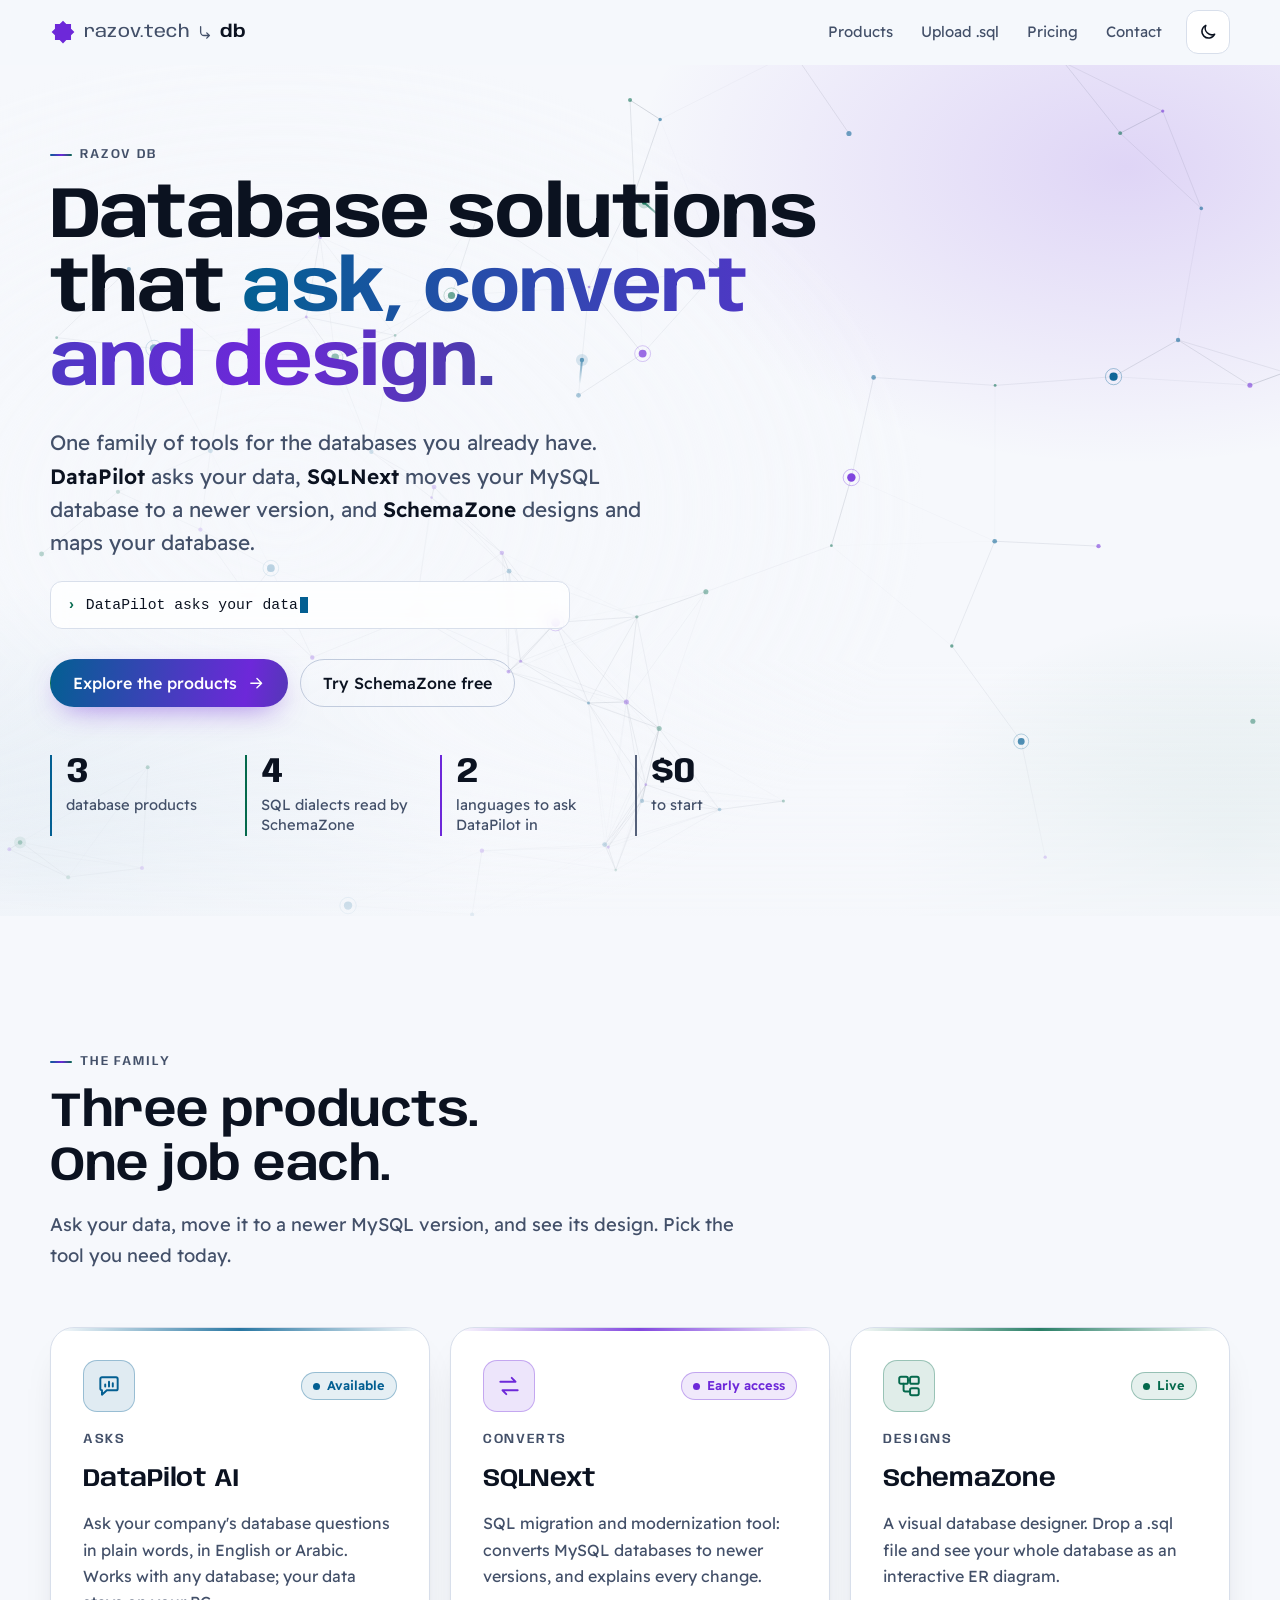
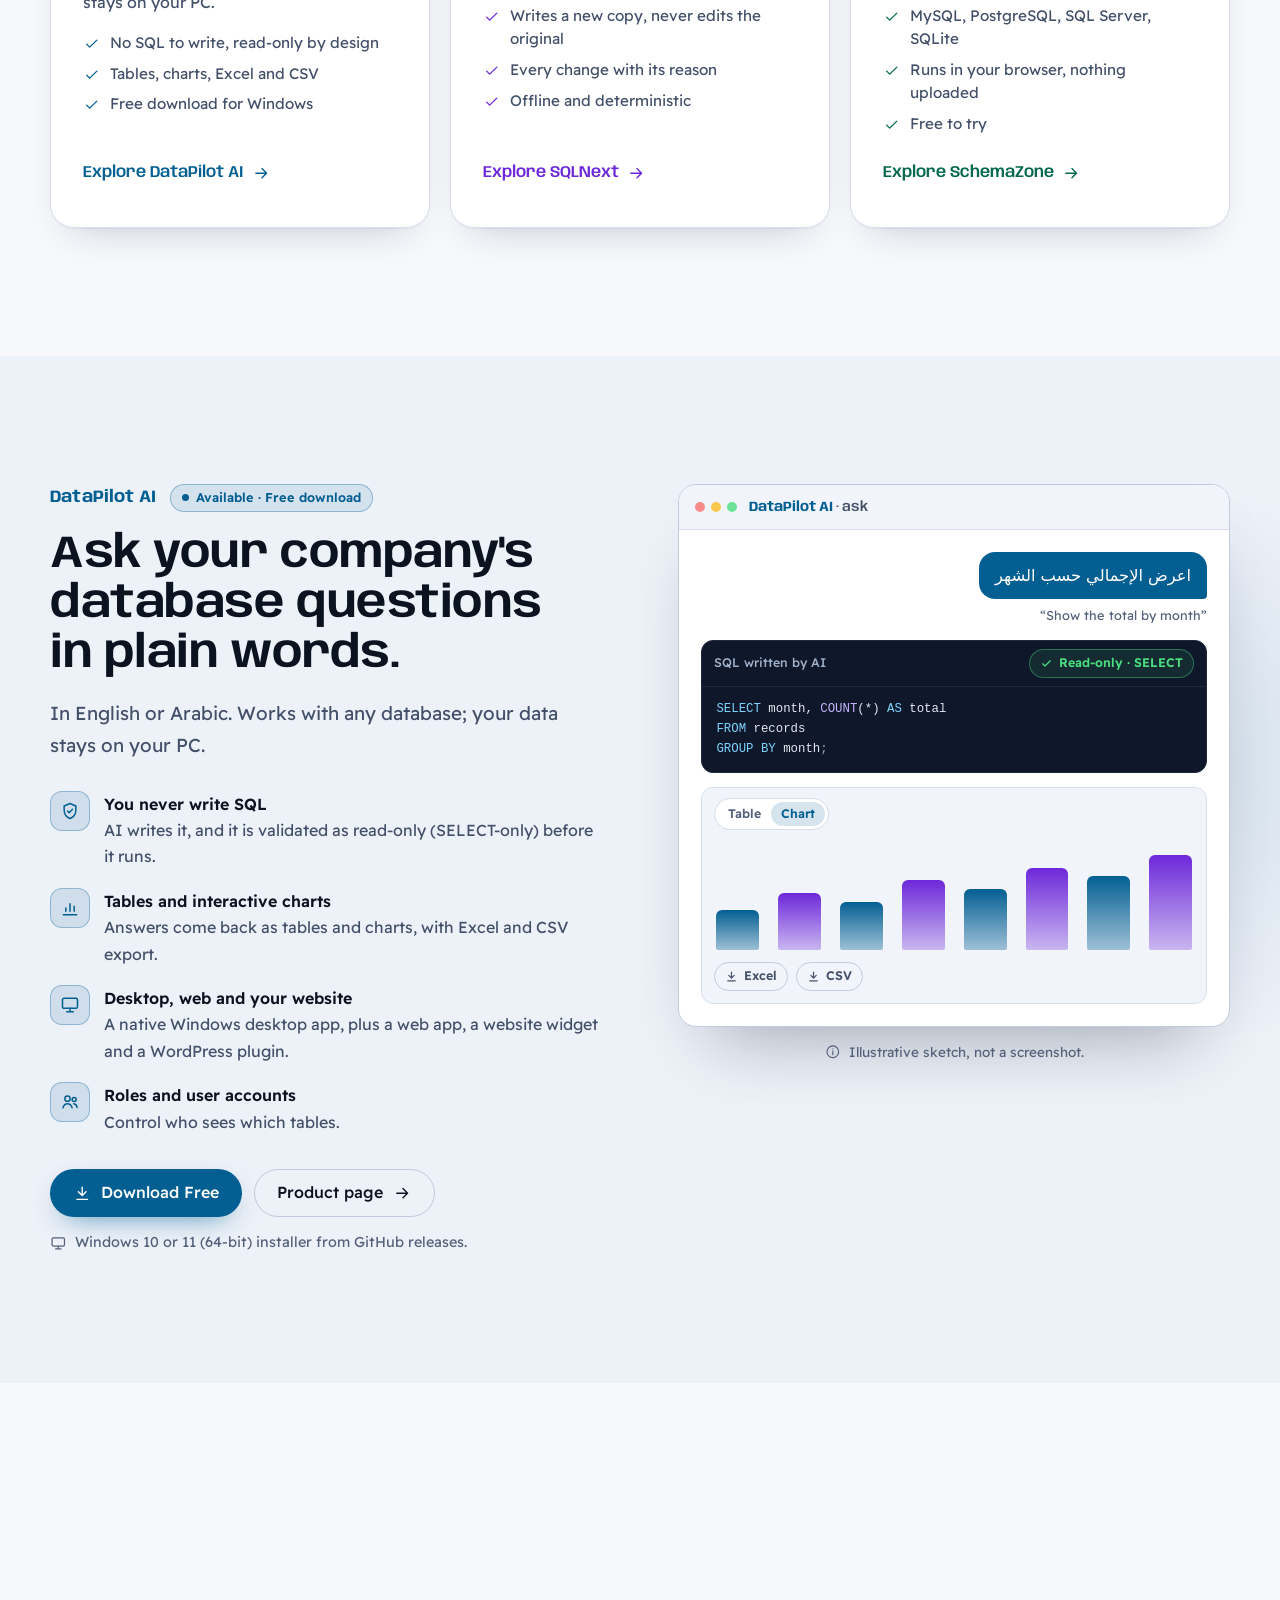
<file: index.html>
<!doctype html>
<html lang="en">
<head>
  <meta charset="utf-8">
  <meta name="viewport" content="width=device-width, initial-scale=1">
  <title>Razov DB | DataPilot AI, SchemaZone and SQLNext</title>
  <meta name="description" content="Razov DB makes database tools that ask, convert and design. DataPilot AI answers plain-word questions about your database, SQLNext converts MySQL databases to newer versions, and SchemaZone turns a .sql file into an interactive ER diagram.">
  <link rel="canonical" href="https://hasanradi93.github.io/razov-db/">
  <meta name="color-scheme" content="dark light">
  <meta name="theme-color" content="#060a13">
  <link rel="icon" href="favicon.svg" type="image/svg+xml">
  <link rel="apple-touch-icon" href="assets/img/apple-touch-icon.png">

  <meta property="og:type" content="website">
  <meta property="og:site_name" content="Razov DB">
  <meta property="og:title" content="Razov DB: database solutions that ask, convert and design">
  <meta property="og:description" content="DataPilot AI asks your data, SQLNext moves your MySQL database to a newer version, and SchemaZone designs and maps your database.">
  <meta property="og:url" content="https://hasanradi93.github.io/razov-db/">
  <meta property="og:image" content="https://hasanradi93.github.io/razov-db/assets/img/og-image.png">
  <meta property="og:image:width" content="1200">
  <meta property="og:image:height" content="630">
  <meta property="og:image:alt" content="The Razov DB mark, a violet eight-point star, with the words: database solutions that ask, convert and design.">
  <meta name="twitter:card" content="summary_large_image">
  <meta name="twitter:title" content="Razov DB: database solutions that ask, convert and design">
  <meta name="twitter:description" content="DataPilot AI asks your data, SQLNext moves your MySQL database to a newer version, and SchemaZone designs and maps your database.">
  <meta name="twitter:image" content="https://hasanradi93.github.io/razov-db/assets/img/og-image.png">
  <meta name="twitter:image:alt" content="The Razov DB mark, a violet eight-point star, with the words: database solutions that ask, convert and design.">

  <!-- Theme first: an inline script placed after the stylesheets would wait for them and block parsing. -->
  <script>
    (function () {
      var root = document.documentElement;
      root.classList.add('js');
      if (location.hash) root.classList.add('render-all');
      var theme = null;
      try { theme = localStorage.getItem('razov-theme'); } catch (e) { theme = null; }
      if (theme !== 'light' && theme !== 'dark') {
        theme = window.matchMedia && window.matchMedia('(prefers-color-scheme: light)').matches ? 'light' : 'dark';
      }
      root.setAttribute('data-theme', theme);
    })();
  </script>
  <link rel="preload" href="assets/fonts/anybody-latin.woff2" as="font" type="font/woff2" crossorigin>
  <link rel="preload" href="assets/fonts/readex-pro-latin.woff2" as="font" type="font/woff2" crossorigin>
  <link rel="stylesheet" href="assets/css/base.css">
  <link rel="stylesheet" href="assets/css/sections.css">

  <script src="assets/js/site.js" defer></script>
  <script src="assets/js/hero-network.js" defer></script>

  <script type="application/ld+json">
    {
      "@context": "https://schema.org",
      "@type": "Organization",
      "name": "Razov DB",
      "url": "https://hasanradi93.github.io/razov-db/",
      "logo": "https://hasanradi93.github.io/razov-db/assets/img/logo-mark.svg",
      "parentOrganization": {
        "@type": "Organization",
        "name": "RAZOV.tech solutions",
        "url": "https://hasanradi93.github.io/"
      },
      "email": "hassan93radi@gmail.com",
      "sameAs": ["https://github.com/hasanradi93"]
    }
  </script>
</head>
<body>
  <a class="skip-link" href="#main">Skip to content</a>

  <svg class="icon-sprite" aria-hidden="true" focusable="false" xmlns="http://www.w3.org/2000/svg">
    <symbol id="star" viewBox="0 0 32 32"><path fill="currentColor" d="M16 2 20.09 6.11 25.9 6.1 25.89 11.91 30 16 25.89 20.09 25.9 25.9 20.09 25.89 16 30 11.91 25.89 6.1 25.9 6.11 20.09 2 16 6.11 11.91 6.1 6.1 11.91 6.11Z"/></symbol>
    <symbol id="i-check" viewBox="0 0 24 24"><path d="M5 12.5l4.2 4.2L19 7"/></symbol>
    <symbol id="i-arrow" viewBox="0 0 24 24"><path d="M5 12h14M13 6l6 6-6 6"/></symbol>
    <symbol id="i-download" viewBox="0 0 24 24"><path d="M12 4v11M7 10l5 5 5-5M5 20h14"/></symbol>
    <symbol id="i-copy" viewBox="0 0 24 24"><rect x="9" y="9" width="11" height="11" rx="2"/><path d="M5 15V6a2 2 0 0 1 2-2h9"/></symbol>
    <symbol id="i-sun" viewBox="0 0 24 24"><circle cx="12" cy="12" r="4"/><path d="M12 2.5v2M12 19.5v2M4.6 4.6l1.4 1.4M18 18l1.4 1.4M2.5 12h2M19.5 12h2M4.6 19.4L6 18M18 6l1.4-1.4"/></symbol>
    <symbol id="i-moon" viewBox="0 0 24 24"><path d="M20 14.6A8 8 0 0 1 9.4 4a8 8 0 1 0 10.6 10.6z"/></symbol>
    <symbol id="i-menu" viewBox="0 0 24 24"><path d="M4 7h16M4 12h16M4 17h16"/></symbol>
    <symbol id="i-close" viewBox="0 0 24 24"><path d="M6 6l12 12M18 6L6 18"/></symbol>
    <symbol id="i-mail" viewBox="0 0 24 24"><rect x="3" y="5" width="18" height="14" rx="2.5"/><path d="M3.5 7.5l8.5 6 8.5-6"/></symbol>
    <symbol id="i-code" viewBox="0 0 24 24"><path d="M8 8l-4 4 4 4M16 8l4 4-4 4M13.5 5l-3 14"/></symbol>
    <symbol id="i-db" viewBox="0 0 24 24"><ellipse cx="12" cy="5.5" rx="7" ry="2.5"/><path d="M5 5.5v13c0 1.4 3.1 2.5 7 2.5s7-1.1 7-2.5v-13M5 12c0 1.4 3.1 2.5 7 2.5s7-1.1 7-2.5"/></symbol>
    <symbol id="i-chat" viewBox="0 0 24 24"><path d="M4 5.5A1.5 1.5 0 0 1 5.5 4h13A1.5 1.5 0 0 1 20 5.5v9a1.5 1.5 0 0 1-1.5 1.5H10l-4.5 4v-4h0A1.5 1.5 0 0 1 4 14.5z"/><path d="M8.5 12.5v-2M12 12.5V8M15.5 12.5v-3"/></symbol>
    <symbol id="i-chart" viewBox="0 0 24 24"><path d="M4 20h16M7 16v-4M12 16V7M17 16v-6"/></symbol>
    <symbol id="i-shield" viewBox="0 0 24 24"><path d="M12 3l7 3v5c0 4.5-3 8.3-7 10-4-1.7-7-5.5-7-10V6z"/><path d="M9 12l2 2 4-4"/></symbol>
    <symbol id="i-users" viewBox="0 0 24 24"><circle cx="9" cy="8" r="3.2"/><path d="M3.5 19c.8-3.2 3-5 5.5-5s4.7 1.8 5.5 5"/><circle cx="17" cy="9" r="2.4"/><path d="M16.5 14c2.2.2 3.6 1.8 4 4.5"/></symbol>
    <symbol id="i-monitor" viewBox="0 0 24 24"><rect x="3" y="4" width="18" height="12" rx="2"/><path d="M8 20h8M12 16v4"/></symbol>
    <symbol id="i-file" viewBox="0 0 24 24"><path d="M6.5 3h7.5l4.5 4.5V20a1 1 0 0 1-1 1h-11a1 1 0 0 1-1-1V4a1 1 0 0 1 1-1z"/><path d="M13.5 3v5h5"/></symbol>
    <symbol id="i-swap" viewBox="0 0 24 24"><path d="M4 8h14l-3.5-3.5M20 16H6l3.5 3.5"/></symbol>
    <symbol id="i-lock" viewBox="0 0 24 24"><rect x="5" y="11" width="14" height="9.5" rx="2"/><path d="M8.5 11V8a3.5 3.5 0 0 1 7 0v3"/></symbol>
    <symbol id="i-terminal" viewBox="0 0 24 24"><rect x="3" y="4" width="18" height="16" rx="2"/><path d="M7 9l3 3-3 3M12.5 15h4.5"/></symbol>
    <symbol id="i-schema" viewBox="0 0 24 24"><rect x="3" y="3.5" width="8" height="6.5" rx="1.5"/><rect x="13" y="14" width="8" height="6.5" rx="1.5"/><rect x="13" y="3.5" width="8" height="6.5" rx="1.5"/><path d="M11 6.8h2M7 10v5.5a1.5 1.5 0 0 0 1.5 1.5H13"/></symbol>
    <symbol id="i-search" viewBox="0 0 24 24"><circle cx="11" cy="11" r="6.5"/><path d="M20 20l-4.3-4.3"/></symbol>
    <symbol id="i-external" viewBox="0 0 24 24"><path d="M14 4h6v6M20 4l-9 9M18 14v5a1 1 0 0 1-1 1H5a1 1 0 0 1-1-1V7a1 1 0 0 1 1-1h5"/></symbol>
    <symbol id="i-spark" viewBox="0 0 24 24"><path d="M12 3l1.9 5.1L19 10l-5.1 1.9L12 17l-1.9-5.1L5 10l5.1-1.9z"/><path d="M18.5 16.5l.7 1.8 1.8.7-1.8.7-.7 1.8-.7-1.8-1.8-.7 1.8-.7z"/></symbol>
    <symbol id="i-eye" viewBox="0 0 24 24"><path d="M2.5 12S6 5.5 12 5.5 21.5 12 21.5 12 18 18.5 12 18.5 2.5 12 2.5 12z"/><circle cx="12" cy="12" r="2.8"/></symbol>
    <symbol id="i-globe" viewBox="0 0 24 24"><circle cx="12" cy="12" r="9"/><path d="M3 12h18M12 3c2.4 2.6 3.6 5.6 3.6 9s-1.2 6.4-3.6 9c-2.4-2.6-3.6-5.6-3.6-9S9.6 5.6 12 3z"/></symbol>
    <symbol id="i-move" viewBox="0 0 24 24"><path d="M12 3v18M3 12h18M9 6l3-3 3 3M9 18l3 3 3-3M6 9l-3 3 3 3M18 9l3 3-3 3"/></symbol>
    <symbol id="i-target" viewBox="0 0 24 24"><circle cx="12" cy="12" r="8"/><circle cx="12" cy="12" r="3"/></symbol>
    <symbol id="i-edit" viewBox="0 0 24 24"><path d="M4 20h4L19 9a2.1 2.1 0 0 0-3-3L5 17z"/><path d="M14 7l3 3"/></symbol>
    <symbol id="i-plus" viewBox="0 0 24 24"><path d="M12 5v14M5 12h14"/></symbol>
    <symbol id="i-info" viewBox="0 0 24 24"><circle cx="12" cy="12" r="9"/><path d="M12 11v5.5M12 7.6v.1"/></symbol>
    <symbol id="i-offline" viewBox="0 0 24 24"><path d="M3 3l18 18M8.6 16.4a5 5 0 0 1 6.8 0M5.1 12.9a10 10 0 0 1 4.6-2.6M14.5 10.2a10 10 0 0 1 4.4 2.7M2 9.2a15 15 0 0 1 4.3-2.8M10.6 5.6A15 15 0 0 1 22 9.2"/><path d="M12 20h.01"/></symbol>
    <symbol id="i-layers" viewBox="0 0 24 24"><path d="M12 3l9 5-9 5-9-5z"/><path d="M3 13l9 5 9-5"/></symbol>
    <symbol id="i-upload" viewBox="0 0 24 24"><path d="M12 15V4M7 9l5-5 5 5M5 20h14"/></symbol>
  </svg>

  <header class="site-header" data-header>
    <div class="container header__inner">
      <!-- The razov.tech brand, as in Razov Bots: the parent razov.tech, then this line, db. -->
      <div class="brand">
        <a class="brand-home" href="#top" aria-label="Razov DB, home"><svg class="brand-mark" viewBox="0 0 32 32" aria-hidden="true" focusable="false"><use href="#star"/></svg></a>
        <!-- Links to the hub for now; it becomes https://razov.tech when the domain is live. -->
        <a class="brand-root" href="https://hasanradi93.github.io/">razov.tech</a>
        <svg class="brand-branch" viewBox="0 0 16 16" aria-hidden="true" focusable="false"><path d="M3 2v6a4 4 0 0 0 4 4h6M10 9l3 3-3 3"/></svg>
        <a class="brand-leaf" href="#top"><span class="visually-hidden">Razov </span>db</a>
      </div>
      <nav id="site-nav" class="site-nav" aria-label="Main">
        <ul>
          <li><a href="#products">Products</a></li>
          <li><a href="#upload">Upload .sql</a></li>
          <li><a href="#pricing">Pricing</a></li>
          <li><a href="#contact">Contact</a></li>
        </ul>
      </nav>
      <div class="header__actions">
        <button class="icon-btn theme-toggle" type="button" data-theme-toggle aria-label="Switch to light theme">
          <svg class="icon icon--sun" aria-hidden="true" focusable="false"><use href="#i-sun"/></svg>
          <svg class="icon icon--moon" aria-hidden="true" focusable="false"><use href="#i-moon"/></svg>
        </button>
        <button class="icon-btn menu-btn" type="button" data-menu-toggle aria-expanded="false" aria-controls="site-nav" aria-label="Open menu">
          <svg class="icon icon--menu" aria-hidden="true" focusable="false"><use href="#i-menu"/></svg>
          <svg class="icon icon--close" aria-hidden="true" focusable="false"><use href="#i-close"/></svg>
        </button>
      </div>
    </div>
  </header>

  <main id="main">
    <!-- Hero -->
    <section id="top" class="hero" aria-labelledby="hero-title" data-inview>
      <div class="hero__backdrop" aria-hidden="true"></div>
      <canvas class="hero__canvas" data-hero-canvas aria-hidden="true"></canvas>
      <div class="hero__scrim" aria-hidden="true"></div>
      <div class="container hero__inner">
        <div class="hero__content">
          <p class="eyebrow">Razov DB</p>
          <h1 id="hero-title">Database solutions that <span class="text-gradient">ask, convert and design.</span></h1>
          <p class="hero__lead">One family of tools for the databases you already have. <strong>DataPilot</strong> asks your data, <strong>SQLNext</strong> moves your MySQL database to a newer version, and <strong>SchemaZone</strong> designs and maps your database.</p>
          <p class="typing" aria-hidden="true">
            <span class="typing__prompt">&rsaquo;</span>
            <span class="typing__text"><span data-typing data-phrases='["DataPilot asks your data.","SQLNext moves it to the next version.","SchemaZone designs and maps it."]'>DataPilot asks your data.</span></span>
          </p>
          <div class="hero__ctas">
            <a class="btn btn--primary" href="#products">Explore the products <svg class="icon icon--nudge" aria-hidden="true" focusable="false"><use href="#i-arrow"/></svg></a>
            <a class="btn btn--ghost" href="schemazone/">Try SchemaZone free</a>
          </div>
          <ul class="hero__facts">
            <li><strong data-count="3">3</strong> database products</li>
            <li><strong data-count="4">4</strong> SQL dialects read by SchemaZone</li>
            <li><strong data-count="2">2</strong> languages to ask DataPilot in</li>
            <li><strong>$<span data-count="0">0</span></strong> to start</li>
          </ul>
        </div>
      </div>
    </section>

    <!-- Products overview -->
    <section id="products" class="section" aria-labelledby="products-title">
      <div class="container">
        <header class="section-head reveal">
          <p class="eyebrow">The family</p>
          <h2 id="products-title">Three products. One job each.</h2>
          <p>Ask your data, move it to a newer MySQL version, and see its design. Pick the tool you need today.</p>
        </header>
        <ul class="products-grid">
          <li class="reveal" style="--d: 0s">
            <article class="product-card accent-dp" data-tilt>
              <div class="product-card__top">
                <span class="tile"><svg class="icon" aria-hidden="true" focusable="false"><use href="#i-chat"/></svg></span>
                <span class="badge badge--dp badge--live">Available</span>
              </div>
              <p class="product-card__verb">Asks</p>
              <h3>DataPilot AI</h3>
              <p>Ask your company's database questions in plain words, in English or Arabic. Works with any database; your data stays on your PC.</p>
              <ul class="mini-list">
                <li><svg class="icon" aria-hidden="true" focusable="false"><use href="#i-check"/></svg>No SQL to write, read-only by design</li>
                <li><svg class="icon" aria-hidden="true" focusable="false"><use href="#i-check"/></svg>Tables, charts, Excel and CSV</li>
                <li><svg class="icon" aria-hidden="true" focusable="false"><use href="#i-check"/></svg>Free download for Windows</li>
              </ul>
              <a class="card-link" href="#datapilot">Explore DataPilot AI <svg class="icon" aria-hidden="true" focusable="false"><use href="#i-arrow"/></svg></a>
            </article>
          </li>
          <li class="reveal" style="--d: 0.1s">
            <article class="product-card accent-sq" data-tilt>
              <div class="product-card__top">
                <span class="tile"><svg class="icon" aria-hidden="true" focusable="false"><use href="#i-swap"/></svg></span>
                <span class="badge badge--sq">Early access</span>
              </div>
              <p class="product-card__verb">Converts</p>
              <h3>SQLNext</h3>
              <p>SQL migration and modernization tool: converts MySQL databases to newer versions, and explains every change.</p>
              <ul class="mini-list">
                <li><svg class="icon" aria-hidden="true" focusable="false"><use href="#i-check"/></svg>Writes a new copy, never edits the original</li>
                <li><svg class="icon" aria-hidden="true" focusable="false"><use href="#i-check"/></svg>Every change with its reason</li>
                <li><svg class="icon" aria-hidden="true" focusable="false"><use href="#i-check"/></svg>Offline and deterministic</li>
              </ul>
              <a class="card-link" href="#sqlnext">Explore SQLNext <svg class="icon" aria-hidden="true" focusable="false"><use href="#i-arrow"/></svg></a>
            </article>
          </li>
          <li class="reveal" style="--d: 0.2s">
            <article class="product-card accent-sz" data-tilt>
              <div class="product-card__top">
                <span class="tile"><svg class="icon" aria-hidden="true" focusable="false"><use href="#i-schema"/></svg></span>
                <span class="badge badge--sz badge--live">Live</span>
              </div>
              <p class="product-card__verb">Designs</p>
              <h3>SchemaZone</h3>
              <p>A visual database designer. Drop a .sql file and see your whole database as an interactive ER diagram.</p>
              <ul class="mini-list">
                <li><svg class="icon" aria-hidden="true" focusable="false"><use href="#i-check"/></svg>MySQL, PostgreSQL, SQL Server, SQLite</li>
                <li><svg class="icon" aria-hidden="true" focusable="false"><use href="#i-check"/></svg>Runs in your browser, nothing uploaded</li>
                <li><svg class="icon" aria-hidden="true" focusable="false"><use href="#i-check"/></svg>Free to try</li>
              </ul>
              <a class="card-link" href="#schemazone">Explore SchemaZone <svg class="icon" aria-hidden="true" focusable="false"><use href="#i-arrow"/></svg></a>
            </article>
          </li>
        </ul>
      </div>
    </section>

    <!-- DataPilot AI -->
    <section id="datapilot" class="section section--alt accent-dp" aria-labelledby="datapilot-title">
      <div class="section-glow" style="--gx: 90%; --gy: 40%" aria-hidden="true"></div>
      <div class="container detail">
        <div class="detail__text reveal">
          <div class="detail__meta">
            <span class="detail__name">DataPilot AI</span>
            <span class="badge badge--dp badge--live">Available · Free download</span>
          </div>
          <h2 id="datapilot-title">Ask your company's database questions in plain words.</h2>
          <p class="detail__lead">In English or Arabic. Works with any database; your data stays on your PC.</p>
          <ul class="feature-list">
            <li>
              <span class="tile tile--sm"><svg class="icon" aria-hidden="true" focusable="false"><use href="#i-shield"/></svg></span>
              <span><strong>You never write SQL</strong>AI writes it, and it is validated as read-only (SELECT-only) before it runs.</span>
            </li>
            <li>
              <span class="tile tile--sm"><svg class="icon" aria-hidden="true" focusable="false"><use href="#i-chart"/></svg></span>
              <span><strong>Tables and interactive charts</strong>Answers come back as tables and charts, with Excel and CSV export.</span>
            </li>
            <li>
              <span class="tile tile--sm"><svg class="icon" aria-hidden="true" focusable="false"><use href="#i-monitor"/></svg></span>
              <span><strong>Desktop, web and your website</strong>A native Windows desktop app, plus a web app, a website widget and a WordPress plugin.</span>
            </li>
            <li>
              <span class="tile tile--sm"><svg class="icon" aria-hidden="true" focusable="false"><use href="#i-users"/></svg></span>
              <span><strong>Roles and user accounts</strong>Control who sees which tables.</span>
            </li>
          </ul>
          <div class="detail__ctas">
            <a class="btn btn--dp" href="https://github.com/hasanradi93/datapilot/releases/latest/download/DataPilotAI-Setup.exe"><svg class="icon" aria-hidden="true" focusable="false"><use href="#i-download"/></svg> Download Free</a>
            <a class="btn btn--ghost" href="datapilot/">Product page <svg class="icon icon--nudge" aria-hidden="true" focusable="false"><use href="#i-arrow"/></svg></a>
          </div>
          <p class="detail__note"><svg class="icon" aria-hidden="true" focusable="false"><use href="#i-monitor"/></svg> Windows 10 or 11 (64-bit) installer from GitHub releases.</p>
        </div>

        <figure class="detail__visual sketch reveal" style="--d: 0.1s">
          <div class="sketch__window" role="img" aria-label="Illustrative sketch of DataPilot AI: a question typed in Arabic, the read-only SQL the AI wrote for it, and the answer as a bar chart with Excel and CSV export.">
            <div class="sketch__bar">
              <span class="sketch__dots"><i></i><i></i><i></i></span>
              <span class="sketch__title"><b>DataPilot AI</b> · ask</span>
            </div>
            <div class="sketch__body">
              <p class="chat-q" lang="ar" dir="rtl">اعرض الإجمالي حسب الشهر</p>
              <p class="chat-q__tr">“Show the total by month”</p>
              <div class="sql-card">
                <div class="sql-card__head">
                  <span>SQL written by AI</span>
                  <span class="pill pill--ok"><svg class="icon" aria-hidden="true" focusable="false"><use href="#i-check"/></svg>Read-only · SELECT</span>
                </div>
<pre><code><span class="sql-line" style="--i:0"><span class="tok-k">SELECT</span> month, <span class="tok-f">COUNT</span>(*) <span class="tok-k">AS</span> total</span><span class="sql-line" style="--i:1"><span class="tok-k">FROM</span> records</span><span class="sql-line" style="--i:2"><span class="tok-k">GROUP BY</span> month<span class="tok-p">;</span></span></code></pre>
              </div>
              <div class="answer">
                <div class="answer__head">
                  <span class="seg"><span>Table</span><span class="is-on">Chart</span></span>
                </div>
                <div class="bars">
                  <span class="bar" style="--h:38%; --i:0"></span>
                  <span class="bar" style="--h:54%; --i:1"></span>
                  <span class="bar" style="--h:46%; --i:2"></span>
                  <span class="bar" style="--h:66%; --i:3"></span>
                  <span class="bar" style="--h:58%; --i:4"></span>
                  <span class="bar" style="--h:78%; --i:5"></span>
                  <span class="bar" style="--h:70%; --i:6"></span>
                  <span class="bar" style="--h:90%; --i:7"></span>
                </div>
                <div class="answer__foot">
                  <span class="pill"><svg class="icon" aria-hidden="true" focusable="false"><use href="#i-download"/></svg>Excel</span>
                  <span class="pill"><svg class="icon" aria-hidden="true" focusable="false"><use href="#i-download"/></svg>CSV</span>
                </div>
              </div>
            </div>
          </div>
          <figcaption><svg class="icon" aria-hidden="true" focusable="false"><use href="#i-info"/></svg> Illustrative sketch, not a screenshot.</figcaption>
        </figure>
      </div>
    </section>

    <!-- SQLNext -->
    <section id="sqlnext" class="section accent-sq" aria-labelledby="sqlnext-title">
      <div class="section-glow" style="--gx: 10%; --gy: 50%" aria-hidden="true"></div>
      <div class="container detail detail--flip">
        <div class="detail__text reveal">
          <div class="detail__meta">
            <span class="detail__name">SQLNext</span>
            <span class="badge badge--sq">In development · Early access</span>
          </div>
          <h2 id="sqlnext-title">Move your MySQL database to a newer version.</h2>
          <p class="detail__lead">SQL migration and modernization tool: converts MySQL databases to newer versions, and explains every change.</p>
          <ul class="feature-list">
            <li>
              <span class="tile tile--sm"><svg class="icon" aria-hidden="true" focusable="false"><use href="#i-file"/></svg></span>
              <span><strong>Your original is never changed</strong>It reads a script or dump and finds what will not work on the target MySQL version. It proposes fixes and writes a new converted copy.</span>
            </li>
            <li>
              <span class="tile tile--sm"><svg class="icon" aria-hidden="true" focusable="false"><use href="#i-eye"/></svg></span>
              <span><strong>Every change is shown</strong>With the original, the converted version, the reason, the severity and the confidence.</span>
            </li>
            <li>
              <span class="tile tile--sm"><svg class="icon" aria-hidden="true" focusable="false"><use href="#i-offline"/></svg></span>
              <span><strong>Offline and deterministic</strong>AI is optional and only explains or suggests.</span>
            </li>
            <li>
              <span class="tile tile--sm"><svg class="icon" aria-hidden="true" focusable="false"><use href="#i-terminal"/></svg></span>
              <span><strong>Desktop app and command line</strong>A desktop app for Windows and a command-line tool.</span>
            </li>
          </ul>

          <div class="path">
            <p class="path__label">Proven on real servers</p>
            <div class="path__track">
              <span class="path__from">MySQL 5.1</span>
              <span class="path__line" aria-hidden="true" data-inview></span>
              <ul class="path__targets">
                <li>MySQL 8.0 <span class="verified"><svg class="icon" aria-hidden="true" focusable="false"><use href="#i-check"/></svg>loads on a real server</span></li>
                <li>MySQL 8.4 <span class="verified"><svg class="icon" aria-hidden="true" focusable="false"><use href="#i-check"/></svg>loads on a real server</span></li>
                <li>MySQL 9.7</li>
              </ul>
            </div>
            <p class="path__foot">The first path converts MySQL 5.1 dumps for MySQL 8.0, 8.4 and 9.7. The output loads on real MySQL 8.0 and 8.4 servers.</p>
          </div>

          <p class="price-note"><svg class="icon" aria-hidden="true" focusable="false"><use href="#i-info"/></svg> Pricing announced at launch</p>
          <div class="detail__ctas">
            <a class="btn btn--sq" href="mailto:hassan93radi@gmail.com?subject=SQLNext%20early%20access"><svg class="icon" aria-hidden="true" focusable="false"><use href="#i-mail"/></svg> Ask for early access</a>
            <span class="chip" data-link-pending="/razov-db/sqlnext/">Product page coming soon</span>
          </div>
        </div>

        <figure class="detail__visual sketch reveal" style="--d: 0.1s">
          <div class="sketch__window" role="img" aria-label="Illustrative sketch of an SQLNext change report: the original dump stays unchanged, a new converted copy is written, and one change is shown with the original line, the converted line, the reason, the severity and the confidence.">
            <div class="sketch__bar">
              <span class="sketch__dots"><i></i><i></i><i></i></span>
              <span class="sketch__title"><b>SQLNext</b> · change report</span>
            </div>
            <div class="sketch__body">
              <div class="files">
                <span class="file"><svg class="icon" aria-hidden="true" focusable="false"><use href="#i-lock"/></svg>dump-5.1.sql <em>original, unchanged</em></span>
                <svg class="icon" aria-hidden="true" focusable="false"><use href="#i-arrow"/></svg>
                <span class="file file--new"><svg class="icon" aria-hidden="true" focusable="false"><use href="#i-plus"/></svg>dump-8.4.sql <em>new copy</em></span>
              </div>
              <div class="change">
                <div class="change__row change__row--old">
                  <span class="change__label">Original</span>
                  <span class="change__sign">−</span>
                  <span>CREATE DEFINER=`legacy_app`@`%` VIEW `v_top_customers` AS …</span>
                </div>
                <div class="change__row change__row--new">
                  <span class="change__label">Converted</span>
                  <span class="change__sign">+</span>
                  <span>CREATE VIEW `v_top_customers` AS …</span>
                </div>
                <dl class="change__meta">
                  <div><dt>Reason</dt><dd>The owner account does not exist on the new server, which would refuse the view (error 1449).</dd></div>
                  <div><dt>Severity</dt><dd><span class="sev">High</span></dd></div>
                  <div><dt>Confidence</dt><dd><span class="conf">High</span></dd></div>
                </dl>
              </div>
              <div class="sketch__pills">
                <span class="pill"><svg class="icon" aria-hidden="true" focusable="false"><use href="#i-offline"/></svg>Offline</span>
                <span class="pill"><svg class="icon" aria-hidden="true" focusable="false"><use href="#i-spark"/></svg>AI optional: explains only</span>
              </div>
            </div>
          </div>
          <figcaption><svg class="icon" aria-hidden="true" focusable="false"><use href="#i-info"/></svg> Illustrative sketch, not a screenshot.</figcaption>
        </figure>
      </div>
    </section>

    <!-- SchemaZone -->
    <section id="schemazone" class="section section--alt accent-sz" aria-labelledby="schemazone-title">
      <div class="section-glow" style="--gx: 88%; --gy: 55%" aria-hidden="true"></div>
      <div class="container detail">
        <div class="detail__text reveal">
          <div class="detail__meta">
            <span class="detail__name">SchemaZone</span>
            <span class="badge badge--sz badge--live">Live · Try it free in your browser</span>
          </div>
          <h2 id="schemazone-title">See your whole database as an interactive ER diagram.</h2>
          <p class="detail__lead">A visual database designer. Drop a .sql file and see your tables, columns, keys and the relationships between them.</p>
          <ul class="feature-list">
            <li>
              <span class="tile tile--sm"><svg class="icon" aria-hidden="true" focusable="false"><use href="#i-file"/></svg></span>
              <span><strong>Reads real CREATE TABLE scripts</strong>From MySQL, PostgreSQL, SQL Server and SQLite, including primary keys, foreign keys and <code>ALTER TABLE … ADD FOREIGN KEY</code>.</span>
            </li>
            <li>
              <span class="tile tile--sm"><svg class="icon" aria-hidden="true" focusable="false"><use href="#i-layers"/></svg></span>
              <span><strong>Auto-arranged and grouped</strong>Related tables are grouped together and coloured by group.</span>
            </li>
            <li>
              <span class="tile tile--sm"><svg class="icon" aria-hidden="true" focusable="false"><use href="#i-edit"/></svg></span>
              <span><strong>Drag, focus, search and edit</strong>Focus on one table to see its relations, edit tables and columns, and add new ones.</span>
            </li>
            <li>
              <span class="tile tile--sm"><svg class="icon" aria-hidden="true" focusable="false"><use href="#i-download"/></svg></span>
              <span><strong>Export your Zone</strong>Back to a .sql script or a .json Zone file.</span>
            </li>
            <li>
              <span class="tile tile--sm"><svg class="icon" aria-hidden="true" focusable="false"><use href="#i-lock"/></svg></span>
              <span><strong>Private by design</strong>The file is read inside your browser and never uploaded. Your Zones are saved in your browser.</span>
            </li>
          </ul>
          <div class="detail__ctas">
            <a class="btn btn--sz" href="schemazone/">Open SchemaZone <svg class="icon icon--nudge" aria-hidden="true" focusable="false"><use href="#i-arrow"/></svg></a>
            <a class="btn btn--ghost" href="#upload">How to upload your .sql</a>
          </div>
        </div>

        <figure class="detail__visual sketch reveal" style="--d: 0.1s" data-inview>
          <div class="sketch__window" role="img" aria-label="Illustrative sketch of a SchemaZone diagram: four tables in two coloured groups, departments, employees, projects and assignments, joined by foreign-key lines.">
            <div class="sketch__bar">
              <span class="sketch__dots"><i></i><i></i><i></i></span>
              <span class="sketch__title"><b>SchemaZone</b> · my Zone</span>
            </div>
            <div class="sketch__body">
              <svg class="er" viewBox="0 0 480 268" aria-hidden="true" focusable="false">
                <!-- relationship lines -->
                <path class="er-link" style="--i:0" pathLength="1" d="M40 213 C12 213 12 59 40 59"/>
                <path class="er-link" style="--i:1" pathLength="1" d="M296 191 C252 191 252 191 208 191"/>
                <path class="er-link" style="--i:2" pathLength="1" d="M296 213 C258 213 266 59 300 59"/>
                <path class="er-pulse" style="--i:0" pathLength="1" d="M40 213 C12 213 12 59 40 59"/>
                <path class="er-pulse" style="--i:1" pathLength="1" d="M296 191 C252 191 252 191 208 191"/>
                <path class="er-pulse" style="--i:2" pathLength="1" d="M296 213 C258 213 266 59 300 59"/>

                <!-- departments -->
                <g class="er-table er-g1" transform="translate(40 18)">
                  <rect class="er-box" width="150" height="82" rx="10"/>
                  <rect class="er-head" width="150" height="30" rx="10"/>
                  <line class="er-head-line" x1="0" y1="30" x2="150" y2="30"/>
                  <text class="er-title" x="12" y="20">departments</text>
                  <text class="er-key" x="12" y="45">PK</text><text class="er-col" x="36" y="45">id</text><text class="er-col" x="138" y="45" text-anchor="end">INT</text>
                  <text class="er-col" x="36" y="67">name</text><text class="er-col" x="138" y="67" text-anchor="end">VARCHAR</text>
                </g>

                <!-- employees -->
                <g class="er-table er-g1" transform="translate(40 150)">
                  <rect class="er-focus" x="-5" y="-5" width="178" height="114" rx="13"/>
                  <rect class="er-box" width="168" height="104" rx="10"/>
                  <rect class="er-head" width="168" height="30" rx="10"/>
                  <line class="er-head-line" x1="0" y1="30" x2="168" y2="30"/>
                  <text class="er-title" x="12" y="20">employees</text>
                  <text class="er-key" x="12" y="45">PK</text><text class="er-col" x="36" y="45">id</text><text class="er-col" x="156" y="45" text-anchor="end">INT</text>
                  <text class="er-key" x="12" y="67">FK</text><text class="er-col" x="36" y="67">department_id</text>
                  <text class="er-col" x="36" y="89">name</text><text class="er-col" x="156" y="89" text-anchor="end">VARCHAR</text>
                </g>

                <!-- projects -->
                <g class="er-table er-g2" transform="translate(300 18)">
                  <rect class="er-box" width="160" height="82" rx="10"/>
                  <rect class="er-head" width="160" height="30" rx="10"/>
                  <line class="er-head-line" x1="0" y1="30" x2="160" y2="30"/>
                  <text class="er-title" x="12" y="20">projects</text>
                  <text class="er-key" x="12" y="45">PK</text><text class="er-col" x="36" y="45">id</text><text class="er-col" x="148" y="45" text-anchor="end">INT</text>
                  <text class="er-col" x="36" y="67">title</text><text class="er-col" x="148" y="67" text-anchor="end">VARCHAR</text>
                </g>

                <!-- assignments -->
                <g class="er-table er-g2" transform="translate(296 150)">
                  <rect class="er-box" width="164" height="82" rx="10"/>
                  <rect class="er-head" width="164" height="30" rx="10"/>
                  <line class="er-head-line" x1="0" y1="30" x2="164" y2="30"/>
                  <text class="er-title" x="12" y="20">assignments</text>
                  <text class="er-key" x="12" y="45">FK</text><text class="er-col" x="36" y="45">employee_id</text>
                  <text class="er-key" x="12" y="67">FK</text><text class="er-col" x="36" y="67">project_id</text>
                </g>

                <!-- link ends -->
                <circle class="er-end" cx="40" cy="213" r="3.5"/><circle class="er-end" cx="40" cy="59" r="3.5"/>
                <circle class="er-end" cx="296" cy="191" r="3.5"/><circle class="er-end" cx="208" cy="191" r="3.5"/>
                <circle class="er-end" cx="296" cy="213" r="3.5"/><circle class="er-end" cx="300" cy="59" r="3.5"/>
              </svg>
            </div>
          </div>
          <figcaption><svg class="icon" aria-hidden="true" focusable="false"><use href="#i-info"/></svg> Illustrative sketch, not a screenshot.</figcaption>
        </figure>
      </div>
      <div class="container">
        <ul class="dialects reveal" aria-label="SQL dialects SchemaZone reads">
          <li>MySQL</li>
          <li>PostgreSQL</li>
          <li>SQL Server</li>
          <li>SQLite</li>
        </ul>
      </div>
    </section>

    <!-- How to upload your .sql -->
    <section id="upload" class="section accent-sz" aria-labelledby="upload-title">
      <div class="container">
        <header class="section-head section-head--center reveal">
          <p class="eyebrow eyebrow--sz">SchemaZone how-to</p>
          <h2 id="upload-title">How to upload your .sql file to your Zone</h2>
          <p>Four steps from your database to a diagram. “Upload” here means opening the file in SchemaZone: it is read on your own computer and never sent anywhere.</p>
        </header>

        <ol class="steps" role="list">
          <li class="step reveal">
            <span class="step__num" aria-hidden="true">1</span>
            <div class="step__body">
              <h3>Export your schema as a .sql file</h3>
              <p>Pick your database and run the command. Replace <code>USER</code> and <code>DATABASE</code> with your own values.</p>

              <div class="tabs" data-tabs>
                <div class="tablist" role="tablist" aria-label="Database engine">
                  <button class="tab" type="button" role="tab" id="tab-mysql" aria-controls="panel-mysql" aria-selected="true">MySQL / MariaDB</button>
                  <button class="tab" type="button" role="tab" id="tab-pg" aria-controls="panel-pg" aria-selected="false" tabindex="-1">PostgreSQL</button>
                  <button class="tab" type="button" role="tab" id="tab-mssql" aria-controls="panel-mssql" aria-selected="false" tabindex="-1">SQL Server</button>
                  <button class="tab" type="button" role="tab" id="tab-sqlite" aria-controls="panel-sqlite" aria-selected="false" tabindex="-1">SQLite</button>
                </div>

                <div class="tabpanel is-active" role="tabpanel" id="panel-mysql" aria-labelledby="tab-mysql" tabindex="0">
                  <p class="no-js-label">MySQL / MariaDB</p>
                  <div class="code">
                    <pre><code>mysqldump --no-data -u USER -p DATABASE &gt; schema.sql</code></pre>
                    <button class="copy-btn" type="button" data-copy aria-label="Copy the MySQL command">
                      <svg class="icon icon--copy" aria-hidden="true" focusable="false"><use href="#i-copy"/></svg>
                      <svg class="icon icon--check" aria-hidden="true" focusable="false"><use href="#i-check"/></svg>
                      <span data-copy-label>Copy</span>
                    </button>
                  </div>
                </div>

                <div class="tabpanel" role="tabpanel" id="panel-pg" aria-labelledby="tab-pg" tabindex="0">
                  <p class="no-js-label">PostgreSQL</p>
                  <div class="code">
                    <pre><code>pg_dump --schema-only -U USER DATABASE &gt; schema.sql</code></pre>
                    <button class="copy-btn" type="button" data-copy aria-label="Copy the PostgreSQL command">
                      <svg class="icon icon--copy" aria-hidden="true" focusable="false"><use href="#i-copy"/></svg>
                      <svg class="icon icon--check" aria-hidden="true" focusable="false"><use href="#i-check"/></svg>
                      <span data-copy-label>Copy</span>
                    </button>
                  </div>
                </div>

                <div class="tabpanel" role="tabpanel" id="panel-mssql" aria-labelledby="tab-mssql" tabindex="0">
                  <p class="no-js-label">SQL Server</p>
                  <ol class="ssms">
                    <li><span>In SSMS, right-click the database.</span></li>
                    <li><span>Choose <span class="menu-path">Tasks</span> → <span class="menu-path">Generate Scripts</span>.</span></li>
                    <li><span>Choose the tables.</span></li>
                    <li><span>Open <span class="menu-path">Advanced</span> and set “Types of data to script” to <span class="menu-path">Schema only</span>.</span></li>
                    <li><span>Save as <code>schema.sql</code>.</span></li>
                  </ol>
                </div>

                <div class="tabpanel" role="tabpanel" id="panel-sqlite" aria-labelledby="tab-sqlite" tabindex="0">
                  <p class="no-js-label">SQLite</p>
                  <div class="code">
                    <pre><code>sqlite3 my.db .schema &gt; schema.sql</code></pre>
                    <button class="copy-btn" type="button" data-copy aria-label="Copy the SQLite command">
                      <svg class="icon icon--copy" aria-hidden="true" focusable="false"><use href="#i-copy"/></svg>
                      <svg class="icon icon--check" aria-hidden="true" focusable="false"><use href="#i-check"/></svg>
                      <span data-copy-label>Copy</span>
                    </button>
                  </div>
                </div>
              </div>

              <p class="note"><svg class="icon" aria-hidden="true" focusable="false"><use href="#i-info"/></svg><span>A full dump with data also works. SchemaZone reads only the table definitions and skips the rows.</span></p>
            </div>
          </li>

          <li class="step reveal">
            <span class="step__num" aria-hidden="true">2</span>
            <div class="step__body">
              <h3>Open your Zone</h3>
              <p>Go to <a href="schemazone/">hasanradi93.github.io/razov-db/schemazone/</a> and choose “New Zone”.</p>
              <div class="step-visual addr" aria-hidden="true">
                <span class="addr__url"><svg class="icon" aria-hidden="true" focusable="false"><use href="#i-lock"/></svg>hasanradi93.github.io/razov-db/schemazone/</span>
                <span class="addr__btn"><svg class="icon" aria-hidden="true" focusable="false"><use href="#i-plus"/></svg>New Zone</span>
              </div>
            </div>
          </li>

          <li class="step reveal">
            <span class="step__num" aria-hidden="true">3</span>
            <div class="step__body">
              <h3>Drop your .sql file</h3>
              <p>Drop it onto the drop area, or click to choose it. It's read on your own computer and nothing is uploaded.</p>
              <div class="step-visual dropzone" aria-hidden="true" data-inview>
                <span class="dropzone__file"><svg class="icon" aria-hidden="true" focusable="false"><use href="#i-file"/></svg>schema.sql</span>
                <span>Drop your .sql file here, or click to choose</span>
              </div>
            </div>
          </li>

          <li class="step reveal">
            <span class="step__num" aria-hidden="true">4</span>
            <div class="step__body">
              <h3>Explore, edit and export</h3>
              <p>Your tables and relationships appear as a diagram. Drag, focus, edit, then export as .sql or .json. The Zone is saved in this browser, so you can come back to it.</p>
              <ul class="toolset" aria-label="What you can do in your Zone">
                <li><svg class="icon" aria-hidden="true" focusable="false"><use href="#i-move"/></svg>Drag</li>
                <li><svg class="icon" aria-hidden="true" focusable="false"><use href="#i-target"/></svg>Focus</li>
                <li><svg class="icon" aria-hidden="true" focusable="false"><use href="#i-search"/></svg>Search</li>
                <li><svg class="icon" aria-hidden="true" focusable="false"><use href="#i-edit"/></svg>Edit</li>
                <li class="is-export"><svg class="icon" aria-hidden="true" focusable="false"><use href="#i-download"/></svg>Export .sql</li>
                <li class="is-export"><svg class="icon" aria-hidden="true" focusable="false"><use href="#i-download"/></svg>Export .json</li>
              </ul>
            </div>
          </li>
        </ol>

        <div class="faq reveal">
          <h3 id="faq-title">Questions about your .sql file</h3>
          <details>
            <summary>Is my file uploaded? <svg class="icon" aria-hidden="true" focusable="false"><use href="#i-plus"/></svg></summary>
            <p class="faq__a">No. SchemaZone reads the file inside your browser. It never leaves your computer.</p>
          </details>
          <details>
            <summary>What size of file works? <svg class="icon" aria-hidden="true" focusable="false"><use href="#i-plus"/></svg></summary>
            <p class="faq__a">SchemaZone has been tested with large schemas. Files under 20 MB work best.</p>
          </details>
          <details>
            <summary>What if some statements are skipped? <svg class="icon" aria-hidden="true" focusable="false"><use href="#i-plus"/></svg></summary>
            <p class="faq__a">SchemaZone shows a report of anything it skipped.</p>
          </details>
          <details>
            <summary>Can I move my Zone to another computer? <svg class="icon" aria-hidden="true" focusable="false"><use href="#i-plus"/></svg></summary>
            <p class="faq__a">Yes. Export it as a .json Zone file and open it there.</p>
          </details>
          <details>
            <summary>Does it need the rows in my tables? <svg class="icon" aria-hidden="true" focusable="false"><use href="#i-plus"/></svg></summary>
            <p class="faq__a">No. A schema-only export is enough. A full dump with data also works; SchemaZone reads only the table definitions and skips the rows.</p>
          </details>
        </div>
      </div>
    </section>

    <!-- Pricing -->
    <section id="pricing" class="section section--alt" aria-labelledby="pricing-title">
      <div class="container">
        <header class="section-head section-head--center reveal">
          <p class="eyebrow">Pricing</p>
          <h2 id="pricing-title">Start free. Grow when you are ready.</h2>
          <p>DataPilot AI has a free plan and two paid plans. SchemaZone is free to try in your browser. SQLNext pricing comes at launch.</p>
        </header>

        <div class="pricing__group reveal accent-dp">
          <span class="tile tile--sm"><svg class="icon" aria-hidden="true" focusable="false"><use href="#i-chat"/></svg></span>
          <h3>DataPilot AI plans</h3>
        </div>

        <ul class="plans">
          <li class="reveal" style="--d: 0s">
            <article class="plan accent-dp" aria-labelledby="plan-free">
              <div class="plan__head"><h4 id="plan-free">Free</h4></div>
              <p class="plan__price"><span class="plan__amount">$0</span></p>
              <ul class="mini-list">
                <li><svg class="icon" aria-hidden="true" focusable="false"><use href="#i-check"/></svg>Up to 3 user accounts</li>
                <li><svg class="icon" aria-hidden="true" focusable="false"><use href="#i-check"/></svg>Free download for Windows</li>
              </ul>
              <a class="btn btn--dp btn--block" href="https://github.com/hasanradi93/datapilot/releases/latest/download/DataPilotAI-Setup.exe"><svg class="icon" aria-hidden="true" focusable="false"><use href="#i-download"/></svg> Download Free</a>
            </article>
          </li>
          <li class="reveal" style="--d: 0.1s">
            <article class="plan plan--featured accent-sq" aria-labelledby="plan-pro">
              <div class="plan__head"><h4 id="plan-pro">Pro</h4></div>
              <p class="plan__price"><span class="plan__amount">$49</span><span class="plan__per">per month</span></p>
              <p class="plan__alt">or $490 per year</p>
              <ul class="mini-list">
                <li><svg class="icon" aria-hidden="true" focusable="false"><use href="#i-check"/></svg>Per company</li>
              </ul>
              <a class="btn btn--primary btn--block" href="mailto:hassan93radi@gmail.com?subject=DataPilot%20Pro" data-buy="DataPilot Pro"><span data-buy-label>Contact us to buy</span><span class="visually-hidden"> DataPilot Pro</span> <svg class="icon icon--nudge" aria-hidden="true" focusable="false"><use href="#i-arrow"/></svg></a>
            </article>
          </li>
          <li class="reveal" style="--d: 0.2s">
            <article class="plan accent-dp" aria-labelledby="plan-ent">
              <div class="plan__head"><h4 id="plan-ent">Enterprise</h4></div>
              <p class="plan__price"><span class="plan__from">from</span><span class="plan__amount">$149</span><span class="plan__per">per month</span></p>
              <p class="plan__alt">Quoted for your company</p>
              <a class="btn btn--ghost btn--block" href="mailto:hassan93radi@gmail.com?subject=DataPilot%20Enterprise" data-buy="DataPilot Enterprise"><span data-buy-label>Contact us to buy</span><span class="visually-hidden"> DataPilot Enterprise</span> <svg class="icon icon--nudge" aria-hidden="true" focusable="false"><use href="#i-arrow"/></svg></a>
            </article>
          </li>
        </ul>

        <div class="pricing__others">
          <article class="plan accent-sq reveal" aria-labelledby="plan-sqlnext">
            <div class="plan__head">
              <h3 id="plan-sqlnext">SQLNext</h3>
              <span class="badge badge--sq">Early access</span>
            </div>
            <p class="plan__statement">Pricing announced at launch</p>
            <p class="plan__alt">In development. Ask to join early access.</p>
            <a class="btn btn--sq" href="mailto:hassan93radi@gmail.com?subject=SQLNext%20early%20access"><svg class="icon" aria-hidden="true" focusable="false"><use href="#i-mail"/></svg> Ask for early access</a>
          </article>
          <article class="plan accent-sz reveal" style="--d: 0.1s" aria-labelledby="plan-schemazone">
            <div class="plan__head">
              <h3 id="plan-schemazone">SchemaZone</h3>
              <span class="badge badge--sz badge--live">Live</span>
            </div>
            <p class="plan__statement">Try free in your browser</p>
            <p class="plan__alt">Runs in your browser. Your file is never uploaded.</p>
            <a class="btn btn--sz" href="schemazone/">Open SchemaZone <svg class="icon icon--nudge" aria-hidden="true" focusable="false"><use href="#i-arrow"/></svg></a>
          </article>
        </div>

        <div class="store-cta" data-store-link hidden>
          <p>Buy licences online in the Razov DB store.</p>
          <a class="btn btn--primary" href="#pricing" data-store-href>Open the store <svg class="icon" aria-hidden="true" focusable="false"><use href="#i-external"/></svg></a>
        </div>

        <p class="pricing__fine reveal">DataPilot AI Pro is priced per company. Enterprise is quoted for each company.</p>
      </div>
    </section>

    <!-- Contact -->
    <section id="contact" class="section" aria-labelledby="contact-title">
      <div class="section-glow" style="--gx: 15%; --gy: 50%" aria-hidden="true"></div>
      <div class="container contact">
        <div class="contact__intro reveal">
          <p class="eyebrow">Contact</p>
          <h2 id="contact-title">Talk to us about your database.</h2>
          <p>Questions about a product, a quote for DataPilot AI Enterprise, or early access to SQLNext? Send an email.</p>
        </div>
        <ul class="contact__cards">
          <li class="contact__row reveal">
            <a class="contact-card accent-dp" href="mailto:hassan93radi@gmail.com">
              <span class="tile"><svg class="icon" aria-hidden="true" focusable="false"><use href="#i-mail"/></svg></span>
              <span class="contact-card__text">
                <span class="contact-card__label">Email</span>
                <span class="contact-card__value">hassan93radi@gmail.com</span>
              </span>
              <svg class="icon" aria-hidden="true" focusable="false"><use href="#i-arrow"/></svg>
            </a>
            <button class="copy-btn copy-btn--theme" type="button" data-copy data-copy-text="hassan93radi@gmail.com" aria-label="Copy the email address">
              <svg class="icon icon--copy" aria-hidden="true" focusable="false"><use href="#i-copy"/></svg>
              <svg class="icon icon--check" aria-hidden="true" focusable="false"><use href="#i-check"/></svg>
              <span data-copy-label>Copy</span>
            </button>
          </li>
          <li class="contact__row reveal" style="--d: 0.1s">
            <a class="contact-card accent-sq" href="https://github.com/hasanradi93">
              <span class="tile"><svg class="icon" aria-hidden="true" focusable="false"><use href="#i-code"/></svg></span>
              <span class="contact-card__text">
                <span class="contact-card__label">GitHub</span>
                <span class="contact-card__value">github.com/hasanradi93</span>
              </span>
              <svg class="icon" aria-hidden="true" focusable="false"><use href="#i-external"/></svg>
            </a>
          </li>
        </ul>
      </div>
    </section>
  </main>

  <footer class="site-footer">
    <div class="container footer__grid">
      <div class="footer__brand">
        <!-- The razov.tech brand, as in Razov Bots: the parent razov.tech, then this line, db. -->
        <div class="brand">
          <a class="brand-home" href="#top" aria-label="Razov DB, home"><svg class="brand-mark" viewBox="0 0 32 32" aria-hidden="true" focusable="false"><use href="#star"/></svg></a>
          <!-- Links to the hub for now; it becomes https://razov.tech when the domain is live. -->
          <a class="brand-root" href="https://hasanradi93.github.io/">razov.tech</a>
          <svg class="brand-branch" viewBox="0 0 16 16" aria-hidden="true" focusable="false"><path d="M3 2v6a4 4 0 0 0 4 4h6M10 9l3 3-3 3"/></svg>
          <a class="brand-leaf" href="#top"><span class="visually-hidden">Razov </span>db</a>
        </div>
        <p>Database solutions that ask, convert and design.</p>
      </div>
      <nav aria-label="Products">
        <h2 class="footer__title">Products</h2>
        <ul>
          <li><a href="datapilot/">DataPilot AI</a></li>
          <li><span class="pending" data-link-pending="/razov-db/sqlnext/">SQLNext <small>coming soon</small></span></li>
          <li><a href="schemazone/">SchemaZone</a></li>
        </ul>
      </nav>
      <nav aria-label="Company">
        <h2 class="footer__title">Company</h2>
        <ul>
          <li><a href="#upload">Upload .sql</a></li>
          <li><a href="#pricing">Pricing</a></li>
          <li><a href="#contact">Contact</a></li>
          <li><a href="https://github.com/hasanradi93">GitHub</a></li>
          <li><a href="/">RAZOV.tech home</a></li>
        </ul>
      </nav>
    </div>
    <div class="container footer__bottom">
      <p>© 2026 Razov DB</p>
      <p class="footer__family"><span class="footer__dots" aria-hidden="true"><i></i><i></i><i></i></span><span>DataPilot AI, SQLNext and SchemaZone are part of <strong>Razov DB</strong></span></p>
    </div>
    <nav class="container footer__legal" aria-label="Legal">
      <a href="legal.html#terms">Terms</a>
      <a href="legal.html#privacy">Privacy</a>
      <a href="legal.html#refunds">Refunds</a>
      <a href="mailto:hassan93radi@gmail.com">hassan93radi@gmail.com</a>
    </nav>
  </footer>

  <p class="visually-hidden" role="status" aria-live="polite" data-live></p>
</body>
</html>
</file>
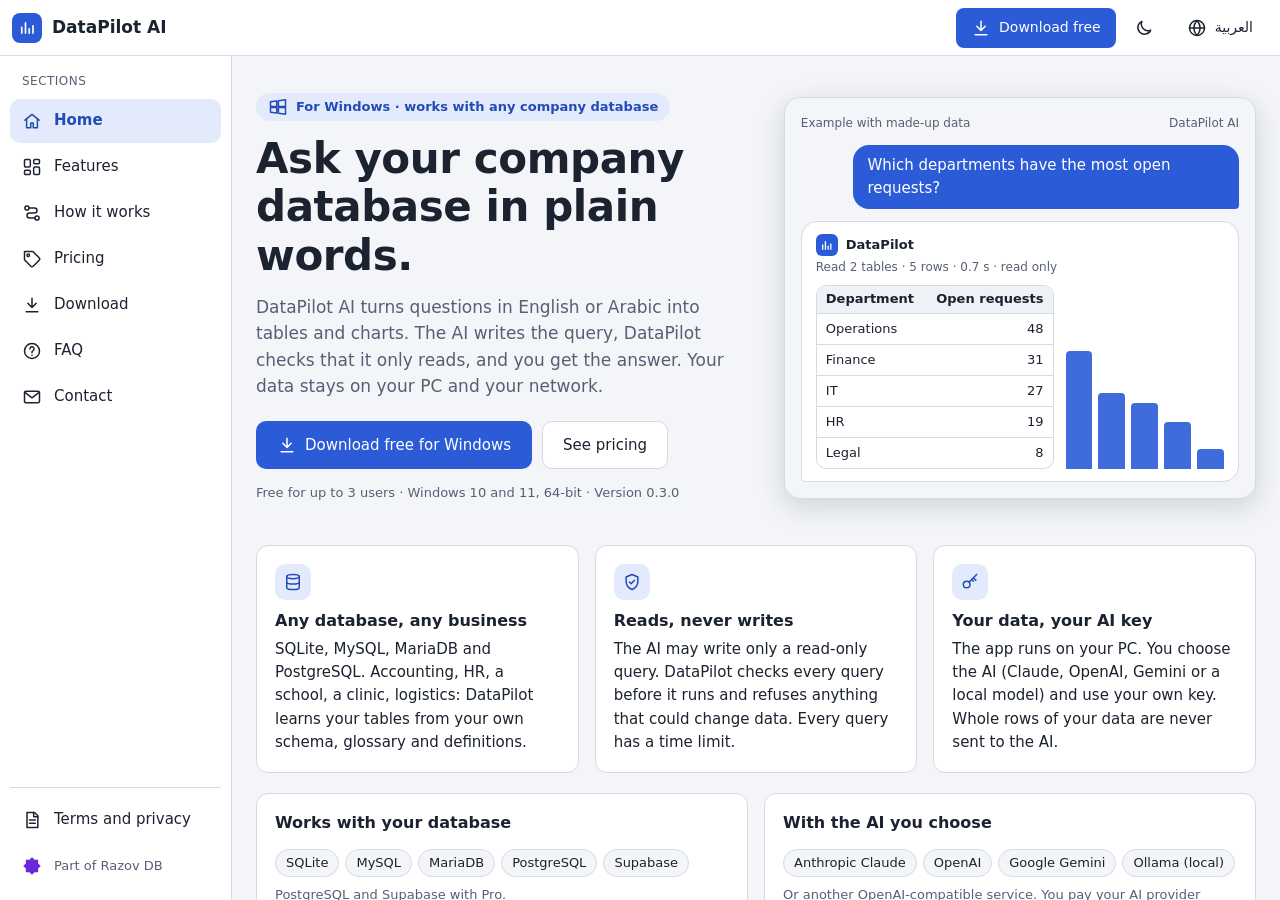
<file: datapilot/index.html>
<!doctype html>
<html lang="en" dir="ltr">
<head>
<meta charset="utf-8">
<meta name="viewport" content="width=device-width, initial-scale=1, viewport-fit=cover">
<meta name="color-scheme" content="light dark">
<meta name="theme-color" content="#ffffff" media="(prefers-color-scheme: light)">
<meta name="theme-color" content="#161b23" media="(prefers-color-scheme: dark)">
<title>DataPilot AI: ask your company database in plain words</title>
<meta name="description" content="DataPilot AI is a Windows app that turns questions in English or Arabic into tables and charts, for any company database: SQLite, MySQL, MariaDB and PostgreSQL. Read-only queries, your own AI key, and your data stays with you.">
<link rel="canonical" href="https://hasanradi93.github.io/razov-db/datapilot/">
<link rel="icon" href="favicon.svg" type="image/svg+xml">
<meta property="og:type" content="website">
<meta property="og:site_name" content="DataPilot AI">
<meta property="og:title" content="DataPilot AI: ask your company database in plain words">
<meta property="og:description" content="A Windows app that turns questions in English or Arabic into tables and charts, for any company database. Read-only queries, your own AI key, your data stays with you. Free for up to 3 users.">
<meta property="og:url" content="https://hasanradi93.github.io/razov-db/datapilot/">
<meta property="og:image" content="https://hasanradi93.github.io/razov-db/datapilot/og-image.png">
<meta property="og:image:width" content="1200">
<meta property="og:image:height" content="630">
<meta property="og:image:alt" content="DataPilot AI: a question in plain words and its answer as a table and a bar chart.">
<meta property="og:locale" content="en_US">
<meta property="og:locale:alternate" content="ar_AR">
<meta name="twitter:card" content="summary_large_image">
<link rel="stylesheet" href="styles.css">
<!--
  DataPilot AI public website. Plain static files: index.html (this shell and every section), styles.css,
  app.js (routing, language, theme, checkout buttons), config.js (contact, download, version, checkout
  links) and pricing.json (plans, prices, features; generated from licensing/catalog.py).
  The page never scrolls: the shell is 100dvh and only the panes inside scroll.
  Every text is written twice: data-l="en" and data-l="ar"; the language button shows one of them.

  ARABIC: the Arabic text on this site was written without a native reader. A native Arabic reader
  should check every data-l="ar" block before the site is promoted to Arabic-speaking customers.

  Try: ?lang=ar  #pricing  #pricing/compare  #download/guide  #faq/buying  #terms  #privacy  #refunds
-->
<script>
  /* Before the first paint: theme and language, so the page does not flash. */
  (function () {
    var d = document.documentElement, lang = null;
    d.classList.add("js");
    try {
      var t = localStorage.getItem("dp-site-theme");
      if (t === "light" || t === "dark") { d.setAttribute("data-theme", t); }
      lang = localStorage.getItem("dp-site-lang");
    } catch (e) { /* storage blocked: follow the system theme, English */ }
    var q = /[?&]lang=(ar|en)\b/.exec(location.search);
    if (q) { lang = q[1]; }
    if (lang === "ar") { d.lang = "ar"; d.dir = "rtl"; }
  })();
</script>
</head>
<body>
<svg width="0" height="0" style="position:absolute" aria-hidden="true" focusable="false">
  <defs>
    <symbol id="i-logo" viewBox="0 0 24 24"><path d="M5 19V11M10 19V5M15 19v-6M20 19V9"/></symbol>
    <symbol id="i-home" viewBox="0 0 24 24"><path d="M3.5 11L12 4l8.5 7"/><path d="M5.5 9.5V20h5v-5.5h3V20h5V9.5"/></symbol>
    <symbol id="i-features" viewBox="0 0 24 24"><rect x="3" y="3" width="7" height="9" rx="1.5"/><rect x="14" y="3" width="7" height="5" rx="1.5"/><rect x="14" y="12" width="7" height="9" rx="1.5"/><rect x="3" y="16" width="7" height="5" rx="1.5"/></symbol>
    <symbol id="i-how" viewBox="0 0 24 24"><circle cx="6" cy="6" r="2.5"/><circle cx="18" cy="18" r="2.5"/><path d="M8.5 6H15a3 3 0 0 1 0 6H9a3 3 0 0 0 0 6h6.5"/></symbol>
    <symbol id="i-pricing" viewBox="0 0 24 24"><path d="M20.6 13.4l-7.2 7.2a2 2 0 0 1-2.8 0L3 13V3h10l7.6 7.6a2 2 0 0 1 0 2.8z"/><circle cx="7.5" cy="7.5" r="1.5"/></symbol>
    <symbol id="i-download" viewBox="0 0 24 24"><path d="M12 4v11M7 10l5 5 5-5M5 20h14"/></symbol>
    <symbol id="i-faq" viewBox="0 0 24 24"><circle cx="12" cy="12" r="9"/><path d="M9.5 9.5a2.5 2.5 0 1 1 3.5 2.3c-.6.3-1 .9-1 1.6v.6M12 17.2v.1"/></symbol>
    <symbol id="i-contact" viewBox="0 0 24 24"><rect x="3" y="5" width="18" height="14" rx="2"/><path d="M3.5 6.5l8.5 6.5 8.5-6.5"/></symbol>
    <symbol id="i-legal" viewBox="0 0 24 24"><path d="M6 3h9l4 4v14H6z"/><path d="M14 3v5h5M9 12h7M9 16h7"/></symbol>
    <symbol id="i-company" viewBox="0 0 32 32"><path fill="currentColor" d="M16 2 20.09 6.11 25.9 6.1 25.89 11.91 30 16 25.89 20.09 25.9 25.9 20.09 25.89 16 30 11.91 25.89 6.1 25.9 6.11 20.09 2 16 6.11 11.91 6.1 6.1 11.91 6.11Z"/></symbol>
    <symbol id="i-more" viewBox="0 0 24 24"><circle cx="5" cy="12" r="1.2"/><circle cx="12" cy="12" r="1.2"/><circle cx="19" cy="12" r="1.2"/></symbol>
    <symbol id="i-sun" viewBox="0 0 24 24"><circle cx="12" cy="12" r="4"/><path d="M12 2v2M12 20v2M4.9 4.9l1.4 1.4M17.7 17.7l1.4 1.4M2 12h2M20 12h2M4.9 19.1l1.4-1.4M17.7 6.3l1.4-1.4"/></symbol>
    <symbol id="i-moon" viewBox="0 0 24 24"><path d="M20 14.5A8 8 0 0 1 9.5 4 8 8 0 1 0 20 14.5z"/></symbol>
    <symbol id="i-globe" viewBox="0 0 24 24"><circle cx="12" cy="12" r="9"/><path d="M3 12h18M12 3c2.5 2.7 3.8 5.7 3.8 9s-1.3 6.3-3.8 9c-2.5-2.7-3.8-5.7-3.8-9S9.5 5.7 12 3z"/></symbol>
    <symbol id="i-check" viewBox="0 0 24 24"><path d="M5 12.5l4.5 4.5L19 7"/></symbol>
    <symbol id="i-clock" viewBox="0 0 24 24"><circle cx="12" cy="12" r="9"/><path d="M12 7v5l3 2"/></symbol>
    <symbol id="i-shield" viewBox="0 0 24 24"><path d="M12 3l7 3v5c0 4.5-3 8.3-7 10-4-1.7-7-5.5-7-10V6z"/><path d="M9 12l2 2 4-4"/></symbol>
    <symbol id="i-database" viewBox="0 0 24 24"><ellipse cx="12" cy="5.5" rx="7.5" ry="2.5"/><path d="M4.5 5.5v13c0 1.4 3.4 2.5 7.5 2.5s7.5-1.1 7.5-2.5v-13M4.5 12c0 1.4 3.4 2.5 7.5 2.5s7.5-1.1 7.5-2.5"/></symbol>
    <symbol id="i-key" viewBox="0 0 24 24"><circle cx="8" cy="15" r="4"/><path d="M11 12l9-9M16 7l3 3M14 9l2 2"/></symbol>
    <symbol id="i-lock" viewBox="0 0 24 24"><rect x="5" y="11" width="14" height="10" rx="2"/><path d="M8 11V7a4 4 0 0 1 8 0v4"/></symbol>
    <symbol id="i-warn" viewBox="0 0 24 24"><path d="M12 3.5l9.5 16.5h-19z"/><path d="M12 10v4.5M12 17.2v.1"/></symbol>
    <symbol id="i-chev" viewBox="0 0 24 24"><path d="M9 6l6 6-6 6"/></symbol>
    <symbol id="i-windows" viewBox="0 0 24 24"><path d="M3 5.8l7.5-1.1v6.8H3zM12.5 4.4L21 3.2v8.3h-8.5zM3 12.5h7.5v6.8L3 18.2zM12.5 12.5H21v8.3l-8.5-1.2z"/></symbol>
    <symbol id="i-book" viewBox="0 0 24 24"><path d="M4 5a2 2 0 0 1 2-2h13v15H6a2 2 0 0 0-2 2z"/><path d="M4 20a2 2 0 0 0 2 1h13v-3"/></symbol>
  </defs>
</svg>

<a class="skip" href="#content" id="skip"><span data-l="en">Skip to content</span><span data-l="ar">انتقل إلى المحتوى</span></a>

<div class="app" id="app">
  <header class="header">
    <a class="brand" href="#home" id="brand" aria-label="DataPilot AI, home">
      <span class="mark" aria-hidden="true"><svg class="ico" aria-hidden="true" focusable="false"><use href="#i-logo"/></svg></span>
      <span class="brand-name">DataPilot AI</span>
    </a>
    <span class="hdr-title" id="hdr-title" aria-hidden="true"></span>
    <span class="spacer"></span>
    <a class="btn primary hide-phone" href="#download"><svg class="ico" aria-hidden="true" focusable="false"><use href="#i-download"/></svg><span data-l="en">Download free</span><span data-l="ar">نزّله مجاناً</span></a>
    <button type="button" class="btn ghost iconbtn" id="btn-theme" aria-label="Switch to dark theme"><svg class="ico" aria-hidden="true" focusable="false"><use href="#i-moon"/></svg></button>
    <button type="button" class="btn ghost" id="btn-lang" aria-label="Switch to Arabic"><svg class="ico" aria-hidden="true" focusable="false"><use href="#i-globe"/></svg><span class="hide-phone"><span data-l="en" lang="ar">العربية</span><span data-l="ar" lang="en">English</span></span></button>
  </header>

  <nav class="sidebar" id="sidebar" aria-label="Sections">
    <div class="side-cap" aria-hidden="true"><span data-l="en">Sections</span><span data-l="ar">الأقسام</span></div>
    <ul class="nav">
      <li><a href="#home" data-nav="home"><svg class="ico" aria-hidden="true" focusable="false"><use href="#i-home"/></svg><span class="lbl"><span data-l="en">Home</span><span data-l="ar">الرئيسية</span></span></a></li>
      <li><a href="#features" data-nav="features"><svg class="ico" aria-hidden="true" focusable="false"><use href="#i-features"/></svg><span class="lbl"><span data-l="en">Features</span><span data-l="ar">الميزات</span></span></a></li>
      <li><a href="#how" data-nav="how"><svg class="ico" aria-hidden="true" focusable="false"><use href="#i-how"/></svg><span class="lbl"><span data-l="en">How it works</span><span data-l="ar">كيف يعمل</span></span></a></li>
      <li><a href="#pricing" data-nav="pricing"><svg class="ico" aria-hidden="true" focusable="false"><use href="#i-pricing"/></svg><span class="lbl"><span data-l="en">Pricing</span><span data-l="ar">الأسعار</span></span></a></li>
      <li><a href="#download" data-nav="download"><svg class="ico" aria-hidden="true" focusable="false"><use href="#i-download"/></svg><span class="lbl"><span data-l="en">Download</span><span data-l="ar">التنزيل</span></span></a></li>
      <li><a href="#faq" data-nav="faq"><svg class="ico" aria-hidden="true" focusable="false"><use href="#i-faq"/></svg><span class="lbl"><span data-l="en">FAQ</span><span data-l="ar">الأسئلة الشائعة</span></span></a></li>
      <li><a href="#contact" data-nav="contact"><svg class="ico" aria-hidden="true" focusable="false"><use href="#i-contact"/></svg><span class="lbl"><span data-l="en">Contact</span><span data-l="ar">تواصل معنا</span></span></a></li>
    </ul>
    <ul class="nav nav-foot">
      <li><a href="#terms" data-nav="legal"><svg class="ico" aria-hidden="true" focusable="false"><use href="#i-legal"/></svg><span class="lbl"><span data-l="en">Terms and privacy</span><span data-l="ar">الشروط والخصوصية</span></span></a></li>
      <li><a href="https://hasanradi93.github.io/razov-db/" class="company"><svg class="ico razov" aria-hidden="true" focusable="false"><use href="#i-company"/></svg><span class="lbl"><span data-l="en">Part of Razov DB</span><span data-l="ar">جزء من Razov DB</span></span></a></li>
    </ul>
  </nav>

  <main class="main" id="content" tabindex="-1">

    <!-- ===================== HOME ===================== -->
    <section class="view on" id="view-home" data-view="home">
      <div class="panel on" id="p-home" role="region" aria-labelledby="h-home" tabindex="0">
        <div class="wrap">
          <div class="hero">
            <div>
              <p class="eyebrow"><svg class="ico" aria-hidden="true" focusable="false"><use href="#i-windows"/></svg><span data-l="en">For Windows · works with any company database</span><span data-l="ar">لنظام Windows · يعمل مع أي قاعدة بيانات لشركتك</span></p>
              <h1 id="h-home" tabindex="-1"><span data-l="en">Ask your company database in plain words.</span><span data-l="ar">اسأل قاعدة بيانات شركتك بكلمات بسيطة.</span></h1>
              <p class="lead"><span data-l="en">DataPilot AI turns questions in English or Arabic into tables and charts. The AI writes the query, DataPilot checks that it only reads, and you get the answer. Your data stays on your PC and your network.</span><span data-l="ar">يحوّل DataPilot AI أسئلتك بالعربية أو الإنجليزية إلى جداول ورسوم بيانية. يكتب الذكاء الاصطناعي الاستعلام، ويتحقق DataPilot من أنه للقراءة فقط، ثم تصلك الإجابة. تبقى بياناتك على جهازك وفي شبكتك.</span></p>
              <div class="row">
                <a class="btn primary big" data-dl href="https://github.com/hasanradi93/datapilot/releases/latest/download/DataPilotAI-Setup.exe"><svg class="ico" aria-hidden="true" focusable="false"><use href="#i-download"/></svg><span data-l="en">Download free for Windows</span><span data-l="ar">نزّل النسخة المجانية لـ Windows</span></a>
                <a class="btn big" href="#pricing"><span data-l="en">See pricing</span><span data-l="ar">اطّلع على الأسعار</span></a>
              </div>
              <p class="hero-meta"><span data-l="en">Free for up to 3 users · Windows 10 and 11, 64-bit · Version <span data-version>0.3.0</span></span><span data-l="ar">مجاني حتى 3 مستخدمين · Windows 10 و11 بنظام 64 بت · الإصدار <span data-version class="ltr">0.3.0</span></span></p>
            </div>

            <figure class="preview" aria-labelledby="pv-cap" style="margin:0">
              <figcaption class="preview-cap" id="pv-cap"><span data-l="en">Example with made-up data</span><span data-l="ar">مثال ببيانات وهمية</span><span aria-hidden="true">DataPilot AI</span></figcaption>
              <div class="msg me"><span data-l="en">Which departments have the most open requests?</span><span data-l="ar">ما الأقسام التي لديها أكبر عدد من الطلبات المفتوحة؟</span></div>
              <div class="msg bot">
                <div class="who"><span class="mark" aria-hidden="true"><svg class="ico" aria-hidden="true" focusable="false"><use href="#i-logo"/></svg></span>DataPilot</div>
                <p class="trace"><span data-l="en">Read 2 tables · 5 rows · 0.7 s · read only</span><span data-l="ar">قرأ جدولين · 5 صفوف · 0.7 ث · قراءة فقط</span></p>
                <div class="mini">
                  <div class="tablewrap">
                    <table data-l="en">
                      <thead><tr><th scope="col">Department</th><th scope="col" class="num">Open requests</th></tr></thead>
                      <tbody><tr><td>Operations</td><td class="num">48</td></tr><tr><td>Finance</td><td class="num">31</td></tr><tr><td>IT</td><td class="num">27</td></tr><tr><td>HR</td><td class="num">19</td></tr><tr><td>Legal</td><td class="num">8</td></tr></tbody>
                    </table>
                    <table data-l="ar">
                      <thead><tr><th scope="col">القسم</th><th scope="col" class="num">الطلبات المفتوحة</th></tr></thead>
                      <tbody><tr><td>العمليات</td><td class="num">48</td></tr><tr><td>المالية</td><td class="num">31</td></tr><tr><td>تقنية المعلومات</td><td class="num">27</td></tr><tr><td>الموارد البشرية</td><td class="num">19</td></tr><tr><td>الشؤون القانونية</td><td class="num">8</td></tr></tbody>
                    </table>
                  </div>
                  <div class="bars" aria-hidden="true"><span style="height:100%"></span><span style="height:65%"></span><span style="height:56%"></span><span style="height:40%"></span><span style="height:17%"></span></div>
                </div>
              </div>
            </figure>
          </div>

          <div class="grid-cards points">
            <article class="card">
              <div class="ico-tile" aria-hidden="true"><svg class="ico" aria-hidden="true" focusable="false"><use href="#i-database"/></svg></div>
              <h2><span data-l="en">Any database, any business</span><span data-l="ar">أي قاعدة بيانات، لأي نشاط</span></h2>
              <p><span data-l="en">SQLite, MySQL, MariaDB and PostgreSQL. Accounting, HR, a school, a clinic, logistics: DataPilot learns your tables from your own schema, glossary and definitions.</span><span data-l="ar">SQLite وMySQL وMariaDB وPostgreSQL. محاسبة أو موارد بشرية أو مدرسة أو عيادة أو خدمات لوجستية: يتعرّف DataPilot على جداولك من بنية قاعدة بياناتك ومسردك وتعريفاتك.</span></p>
            </article>
            <article class="card">
              <div class="ico-tile" aria-hidden="true"><svg class="ico" aria-hidden="true" focusable="false"><use href="#i-shield"/></svg></div>
              <h2><span data-l="en">Reads, never writes</span><span data-l="ar">يقرأ ولا يكتب أبداً</span></h2>
              <p><span data-l="en">The AI may write only a read-only query. DataPilot checks every query before it runs and refuses anything that could change data. Every query has a time limit.</span><span data-l="ar">لا يُسمح للذكاء الاصطناعي إلا بكتابة استعلام للقراءة فقط. يفحص DataPilot كل استعلام قبل تشغيله ويرفض أي شيء قد يغيّر البيانات. ولكل استعلام حدّ زمني.</span></p>
            </article>
            <article class="card">
              <div class="ico-tile" aria-hidden="true"><svg class="ico" aria-hidden="true" focusable="false"><use href="#i-key"/></svg></div>
              <h2><span data-l="en">Your data, your AI key</span><span data-l="ar">بياناتك ومفتاحك</span></h2>
              <p><span data-l="en">The app runs on your PC. You choose the AI (Claude, OpenAI, Gemini or a local model) and use your own key. Whole rows of your data are never sent to the AI.</span><span data-l="ar">يعمل التطبيق على جهازك. أنت تختار الذكاء الاصطناعي (Claude أو OpenAI أو Gemini أو نموذجاً محلياً) وتستخدم مفتاحك الخاص. لا تُرسل صفوف بياناتك كاملةً إلى الذكاء الاصطناعي أبداً.</span></p>
            </article>
          </div>

          <div class="strip">
            <div class="card">
              <h2><span data-l="en">Works with your database</span><span data-l="ar">يعمل مع قاعدة بياناتك</span></h2>
              <div class="pills ltr"><span>SQLite</span><span>MySQL</span><span>MariaDB</span><span>PostgreSQL</span><span>Supabase</span></div>
              <p class="small muted"><span data-l="en">PostgreSQL and Supabase with Pro.</span><span data-l="ar">PostgreSQL وSupabase مع خطة Pro.</span></p>
            </div>
            <div class="card">
              <h2><span data-l="en">With the AI you choose</span><span data-l="ar">مع الذكاء الاصطناعي الذي تختاره</span></h2>
              <div class="pills ltr"><span>Anthropic Claude</span><span>OpenAI</span><span>Google Gemini</span><span>Ollama (local)</span></div>
              <p class="small muted"><span data-l="en">Or another OpenAI-compatible service. You pay your AI provider directly.</span><span data-l="ar">أو أي خدمة أخرى متوافقة مع OpenAI. تدفع لمزوّد الذكاء الاصطناعي مباشرةً.</span></p>
            </div>
          </div>

          <footer class="site-foot small muted">
            <span><span data-l="en">DataPilot AI is part of <a href="https://hasanradi93.github.io/razov-db/">Razov DB</a>.</span><span data-l="ar">DataPilot AI جزء من <a href="https://hasanradi93.github.io/razov-db/">Razov DB</a>.</span></span>
            <a href="#terms"><span data-l="en">Terms</span><span data-l="ar">الشروط</span></a>
            <a href="#privacy"><span data-l="en">Privacy</span><span data-l="ar">الخصوصية</span></a>
            <a href="#refunds"><span data-l="en">Refunds</span><span data-l="ar">الاسترداد</span></a>
            <a href="#contact"><span data-l="en">Contact</span><span data-l="ar">تواصل معنا</span></a>
          </footer>
        </div>
      </div>
    </section>

    <!-- ===================== FEATURES ===================== -->
    <section class="view" id="view-features" data-view="features">
      <div class="pagehead">
        <h1 id="h-features" tabindex="-1"><span data-l="en">Features</span><span data-l="ar">الميزات</span></h1>
        <div class="tabs" role="tablist" aria-labelledby="h-features">
          <button type="button" role="tab" class="tab" id="t-features-ask" aria-controls="p-features-ask" aria-selected="true" tabindex="0" data-tab="ask"><span data-l="en">Ask and see</span><span data-l="ar">اسأل وشاهد</span></button>
          <button type="button" role="tab" class="tab" id="t-features-control" aria-controls="p-features-control" aria-selected="false" tabindex="-1" data-tab="control"><span data-l="en">Safety and control</span><span data-l="ar">الأمان والتحكم</span></button>
          <button type="button" role="tab" class="tab" id="t-features-data" aria-controls="p-features-data" aria-selected="false" tabindex="-1" data-tab="data"><span data-l="en">Databases and AI</span><span data-l="ar">قواعد البيانات والذكاء الاصطناعي</span></button>
          <button type="button" role="tab" class="tab" id="t-features-teams" aria-controls="p-features-teams" aria-selected="false" tabindex="-1" data-tab="teams"><span data-l="en">Teams and the web</span><span data-l="ar">الفرق والويب</span></button>
        </div>
      </div>

      <div class="panel on" role="tabpanel" id="p-features-ask" aria-labelledby="t-features-ask" tabindex="0" data-tab="ask">
        <div class="wrap">
          <div class="grid-cards" data-l="en">
            <article class="card"><div class="card-head"><h2>Chat with your data</h2><span class="badge">Free</span></div><p>Type a question in English or Arabic. The answer comes as a table, and you can ask for a chart. Follow-up questions remember the ones before.</p></article>
            <article class="card"><div class="card-head"><h2>See how it got the answer</h2><span class="badge">Free</span></div><p>Click <span class="ui">Thought for…</span> under an answer to see each step and the query that ran.</p></article>
            <article class="card"><div class="card-head"><h2>Quick questions</h2><span class="badge">Free</span></div><p>Save the questions you ask often. Type <kbd>/</kbd> in Chat to pick one, or click a quick button.</p></article>
            <article class="card"><div class="card-head"><h2>Starter questions</h2><span class="badge">Free</span></div><p>The AI writes questions to start with from your own glossary, so they fit your database.</p></article>
            <article class="card"><div class="card-head"><h2>Basic charts</h2><span class="badge">Free</span></div><p>Bar, line and pie charts.</p></article>
            <article class="card"><div class="card-head"><h2>Full chart library</h2><span class="badge pro">Pro</span></div><p>Horizontal bar, area, stacked bar, scatter, funnel, heatmap and treemap.</p></article>
            <article class="card"><div class="card-head"><h2>Dashboard</h2><span class="badge pro">Pro</span></div><p>Tiles with numbers and charts that refresh on their own.</p></article>
            <article class="card"><div class="card-head"><h2>Export to CSV</h2><span class="badge">Free</span></div><p>The <span class="ui">Export CSV</span> button under every answer.</p></article>
            <article class="card"><div class="card-head"><h2>Export to Excel</h2><span class="badge pro">Pro</span></div><p>Numbers stay numbers, dates stay dates, and a sheet says what was asked.</p></article>
            <article class="card"><div class="card-head"><h2>Export to PDF</h2><span class="badge soon">Coming soon</span></div><p>Formatted PDF reports, in Pro. Not in the app yet.</p></article>
          </div>
          <div class="grid-cards" data-l="ar">
            <article class="card"><div class="card-head"><h2>تحدّث مع بياناتك</h2><span class="badge">مجاني</span></div><p>اكتب سؤالك بالعربية أو الإنجليزية. تأتي الإجابة في جدول، ويمكنك طلب رسم بياني. وتتذكّر أسئلة المتابعة ما سبقها.</p></article>
            <article class="card"><div class="card-head"><h2>اعرف كيف وصل إلى الإجابة</h2><span class="badge">مجاني</span></div><p>انقر <span class="ui">Thought for…</span> تحت الإجابة لترى كل خطوة والاستعلام الذي نُفّذ.</p></article>
            <article class="card"><div class="card-head"><h2>أسئلة سريعة</h2><span class="badge">مجاني</span></div><p>احفظ الأسئلة التي تطرحها كثيراً. اكتب <kbd>/</kbd> في المحادثة لتختار واحداً منها، أو انقر زراً سريعاً.</p></article>
            <article class="card"><div class="card-head"><h2>أسئلة للبدء</h2><span class="badge">مجاني</span></div><p>يكتب الذكاء الاصطناعي أسئلة تبدأ بها من مسردك أنت، فتناسب قاعدة بياناتك.</p></article>
            <article class="card"><div class="card-head"><h2>رسوم بيانية أساسية</h2><span class="badge">مجاني</span></div><p>أعمدة وخطوط ودوائر.</p></article>
            <article class="card"><div class="card-head"><h2>مكتبة الرسوم البيانية الكاملة</h2><span class="badge pro">Pro</span></div><p>أعمدة أفقية، ومساحات، وأعمدة مكدّسة، ونقاط مبعثرة، وقمع، وخريطة حرارية، وخريطة شجرية.</p></article>
            <article class="card"><div class="card-head"><h2>لوحة المعلومات</h2><span class="badge pro">Pro</span></div><p>مربعات بأرقام ورسوم بيانية تتحدّث تلقائياً.</p></article>
            <article class="card"><div class="card-head"><h2>التصدير إلى CSV</h2><span class="badge">مجاني</span></div><p>زر <span class="ui">Export CSV</span> تحت كل إجابة.</p></article>
            <article class="card"><div class="card-head"><h2>التصدير إلى Excel</h2><span class="badge pro">Pro</span></div><p>تبقى الأرقام أرقاماً والتواريخ تواريخ، مع ورقة تصف ما سُئل.</p></article>
            <article class="card"><div class="card-head"><h2>التصدير إلى PDF</h2><span class="badge soon">قريباً</span></div><p>تقارير PDF منسّقة ضمن خطة Pro. ليست في التطبيق بعد.</p></article>
          </div>
        </div>
      </div>

      <div class="panel" role="tabpanel" id="p-features-control" aria-labelledby="t-features-control" tabindex="0" data-tab="control">
        <div class="wrap">
          <div class="grid-cards" data-l="en">
            <article class="card"><div class="card-head"><h2>Reads, never writes</h2><span class="badge ok">All plans</span></div><p>The AI may write only one SELECT query. DataPilot checks it before it runs and refuses anything that could change data. For extra safety, connect with a database login that can only read.</p></article>
            <article class="card"><div class="card-head"><h2>A time limit on every query</h2><span class="badge ok">All plans</span></div><p>A slow question never holds up your database server.</p></article>
            <article class="card"><div class="card-head"><h2>Data access by role</h2><span class="badge">Free</span></div><p>Choose which role may use each table and column. Hide sensitive tables, such as payroll, from roles that should not see them.</p></article>
            <article class="card"><div class="card-head"><h2>Users and roles</h2><span class="badge">Free</span></div><p>Everyone signs in with their own account and role: Employee, Admin or Super Admin. Free has up to 3 active user accounts; Pro and Enterprise have no limit.</p></article>
            <article class="card"><div class="card-head"><h2>Verify page</h2><span class="badge">Free</span></div><p>Keep a list of questions with known answers and run it to see which ones the AI gets right.</p></article>
            <article class="card"><div class="card-head"><h2>Glossary and business definitions</h2><span class="badge ok">All plans</span></div><p>The AI drafts plain names for your tables and columns, and you correct them. Write down once what your words mean, and every answer follows your rules.</p></article>
            <article class="card"><div class="card-head"><h2>Audit log</h2><span class="badge ok">All plans</span></div><p>Answers, sign-ins and settings changes are written to an audit log on your side. A screen to search and export it is coming in Enterprise.</p></article>
            <article class="card"><div class="card-head"><h2>Encrypted on your PC</h2><span class="badge ok">All plans</span></div><p>Passwords and AI keys are stored encrypted on the computer.</p></article>
          </div>
          <div class="grid-cards" data-l="ar">
            <article class="card"><div class="card-head"><h2>يقرأ ولا يكتب أبداً</h2><span class="badge ok">كل الخطط</span></div><p>لا يُسمح للذكاء الاصطناعي إلا بكتابة استعلام SELECT واحد. يفحصه DataPilot قبل تشغيله ويرفض أي شيء قد يغيّر البيانات. ولمزيد من الأمان، اتصل بحساب قاعدة بيانات لا يملك إلا صلاحية القراءة.</p></article>
            <article class="card"><div class="card-head"><h2>حدّ زمني لكل استعلام</h2><span class="badge ok">كل الخطط</span></div><p>لا يعطّل سؤالٌ بطيء خادمَ قاعدة بياناتك أبداً.</p></article>
            <article class="card"><div class="card-head"><h2>الوصول إلى البيانات حسب الدور</h2><span class="badge">مجاني</span></div><p>اختر الدور الذي يمكنه استخدام كل جدول وكل عمود. أخفِ الجداول الحساسة، مثل الرواتب، عن الأدوار التي لا يجب أن تراها.</p></article>
            <article class="card"><div class="card-head"><h2>المستخدمون والأدوار</h2><span class="badge">مجاني</span></div><p>يسجّل كل شخص الدخول بحسابه ودوره: Employee أو Admin أو Super Admin. الخطة المجانية حتى 3 حسابات مستخدمين نشطة، وخطتا Pro وEnterprise بلا حد.</p></article>
            <article class="card"><div class="card-head"><h2>صفحة التحقق</h2><span class="badge">مجاني</span></div><p>احتفظ بقائمة أسئلة إجاباتها معروفة، وشغّلها لترى أيها يجيب عنه الذكاء الاصطناعي بشكل صحيح.</p></article>
            <article class="card"><div class="card-head"><h2>المسرد وتعريفات العمل</h2><span class="badge ok">كل الخطط</span></div><p>يكتب الذكاء الاصطناعي مسودة بأسماء واضحة لجداولك وأعمدتك، وأنت تصحّحها. اكتب مرة واحدة ما تعنيه كلماتك، فتتبع كل إجابة قواعدك.</p></article>
            <article class="card"><div class="card-head"><h2>سجل التدقيق</h2><span class="badge ok">كل الخطط</span></div><p>تُسجَّل الإجابات وعمليات الدخول وتغييرات الإعدادات في سجل تدقيق لديك. وشاشة للبحث فيه وتصديره قادمة في خطة Enterprise.</p></article>
            <article class="card"><div class="card-head"><h2>مشفّر على جهازك</h2><span class="badge ok">كل الخطط</span></div><p>تُحفظ كلمات المرور ومفاتيح الذكاء الاصطناعي مشفّرةً على الجهاز.</p></article>
          </div>
        </div>
      </div>

      <div class="panel" role="tabpanel" id="p-features-data" aria-labelledby="t-features-data" tabindex="0" data-tab="data">
        <div class="wrap">
          <div class="grid-cards" data-l="en">
            <article class="card"><div class="card-head"><h2>SQLite files</h2><span class="badge">Free</span></div><p>Open an SQLite database file directly.</p></article>
            <article class="card"><div class="card-head"><h2>MySQL and MariaDB</h2><span class="badge">Free</span></div><p>Connect to a MySQL or MariaDB server in your network.</p></article>
            <article class="card"><div class="card-head"><h2>PostgreSQL and Supabase</h2><span class="badge pro">Pro</span></div><p>Connect to PostgreSQL, including Supabase.</p></article>
            <article class="card"><div class="card-head"><h2>Several databases</h2><span class="badge pro">Pro</span></div><p>Save several connections and switch between them from the top bar. Each database keeps its own glossary, definitions and tiles.</p></article>
            <article class="card"><div class="card-head"><h2>Database page</h2><span class="badge pro">Pro</span></div><p>Browse every table, its columns and its rows.</p></article>
            <article class="card"><div class="card-head"><h2>Your own AI key</h2><span class="badge ok">All plans</span></div><p>Anthropic Claude, OpenAI, Google Gemini, a local model through Ollama, or another OpenAI-compatible service. You pay the AI provider directly; DataPilot adds no AI fees.</p></article>
            <article class="card"><div class="card-head"><h2>You decide what the AI sees</h2><span class="badge ok">All plans</span></div><p>The AI gets your question and the names of the tables and columns it needs, never whole rows. A switch decides whether it may also see a few sample values.</p></article>
          </div>
          <div class="grid-cards" data-l="ar">
            <article class="card"><div class="card-head"><h2>ملفات SQLite</h2><span class="badge">مجاني</span></div><p>افتح ملف قاعدة بيانات SQLite مباشرةً.</p></article>
            <article class="card"><div class="card-head"><h2>MySQL وMariaDB</h2><span class="badge">مجاني</span></div><p>اتصل بخادم MySQL أو MariaDB في شبكتك.</p></article>
            <article class="card"><div class="card-head"><h2>PostgreSQL وSupabase</h2><span class="badge pro">Pro</span></div><p>اتصل بـ PostgreSQL، بما في ذلك Supabase.</p></article>
            <article class="card"><div class="card-head"><h2>عدة قواعد بيانات</h2><span class="badge pro">Pro</span></div><p>احفظ عدة اتصالات وانتقل بينها من الشريط العلوي. لكل قاعدة بيانات مسردها وتعريفاتها ومربعاتها.</p></article>
            <article class="card"><div class="card-head"><h2>صفحة قاعدة البيانات</h2><span class="badge pro">Pro</span></div><p>تصفّح كل جدول وأعمدته وصفوفه.</p></article>
            <article class="card"><div class="card-head"><h2>مفتاح الذكاء الاصطناعي الخاص بك</h2><span class="badge ok">كل الخطط</span></div><p>Anthropic Claude أو OpenAI أو Google Gemini أو نموذج محلي عبر Ollama أو أي خدمة أخرى متوافقة مع OpenAI. تدفع لمزوّد الذكاء الاصطناعي مباشرةً، ولا يضيف DataPilot أي رسوم على الذكاء الاصطناعي.</p></article>
            <article class="card"><div class="card-head"><h2>أنت تقرّر ما يراه الذكاء الاصطناعي</h2><span class="badge ok">كل الخطط</span></div><p>يحصل الذكاء الاصطناعي على سؤالك وأسماء الجداول والأعمدة التي يحتاجها، ولا يحصل أبداً على صفوف كاملة. ومفتاح تشغيل يحدّد هل يرى أيضاً بعض القيم النموذجية.</p></article>
          </div>
        </div>
      </div>

      <div class="panel" role="tabpanel" id="p-features-teams" aria-labelledby="t-features-teams" tabindex="0" data-tab="teams">
        <div class="wrap">
          <div data-l="en">
            <div class="grid-cards">
              <article class="card"><div class="card-head"><h2>Shared store for teams</h2><span class="badge pro">Pro</span></div><p>Users, definitions, dashboards and the audit log shared by every PC, kept on your own MySQL, MariaDB or PostgreSQL server.</p></article>
              <article class="card"><div class="card-head"><h2>Web app with sign-in</h2><span class="badge pro">Pro</span></div><p>Run the DataPilot web server in your network, and people sign in from a browser with their own account and rights. The web app has Chat today; more pages are coming. We help you set it up.</p></article>
              <article class="card"><div class="card-head"><h2>Website chat widget</h2><span class="badge pro">Pro</span></div><p>Put the same chat on a web page or an admin panel with one script line. Pro includes 1 website key; Enterprise has no limit.</p></article>
              <article class="card"><div class="card-head"><h2>WordPress plugin</h2><span class="badge pro">Pro</span></div><p>Signed-in WordPress users ask through your DataPilot server, each with their own role.</p></article>
              <article class="card"><div class="card-head"><h2>Setup service</h2><span class="badge ent">Enterprise</span></div><p>Send us a setup file: the names of your tables and columns, never rows. We draft the glossary and the setup questions for your database, and your app installs them.</p></article>
              <article class="card"><div class="card-head"><h2>Priority support</h2><span class="badge ent">Enterprise</span></div><p>Your questions are answered first.</p></article>
            </div>
            <h2 class="section-title">Coming soon in Enterprise</h2>
            <ul class="checks soon">
              <li><svg class="ico" aria-hidden="true" focusable="false"><use href="#i-clock"/></svg><span>API for other systems: other software asks questions through it.</span></li>
              <li><svg class="ico" aria-hidden="true" focusable="false"><use href="#i-clock"/></svg><span>Audit log screen: see, search and export the audit log.</span></li>
              <li><svg class="ico" aria-hidden="true" focusable="false"><use href="#i-clock"/></svg><span>Scheduled reports: answers sent by email on a schedule.</span></li>
              <li><svg class="ico" aria-hidden="true" focusable="false"><use href="#i-clock"/></svg><span>Database backups: scheduled backups to a folder you choose.</span></li>
              <li><svg class="ico" aria-hidden="true" focusable="false"><use href="#i-clock"/></svg><span>Your own branding: your name, logo and colours.</span></li>
            </ul>
            <p class="small muted">These are not in the app yet and are not part of what you buy until they are released.</p>
          </div>
          <div data-l="ar">
            <div class="grid-cards">
              <article class="card"><div class="card-head"><h2>مخزن مشترك للفرق</h2><span class="badge pro">Pro</span></div><p>المستخدمون والتعريفات ولوحات المعلومات وسجل التدقيق مشتركة بين كل الأجهزة، ومحفوظة على خادم MySQL أو MariaDB أو PostgreSQL لديك.</p></article>
              <article class="card"><div class="card-head"><h2>تطبيق ويب مع تسجيل الدخول</h2><span class="badge pro">Pro</span></div><p>شغّل خادم DataPilot للويب في شبكتك، فيسجّل الأشخاص الدخول من المتصفح بحساباتهم وصلاحياتهم. يضم تطبيق الويب صفحة المحادثة الآن، وصفحات أخرى قادمة. نساعدك في إعداده.</p></article>
              <article class="card"><div class="card-head"><h2>أداة دردشة للمواقع</h2><span class="badge pro">Pro</span></div><p>ضع المحادثة نفسها في صفحة ويب أو لوحة إدارة بسطر برمجي واحد. تتضمن خطة Pro مفتاح موقع واحداً، وخطة Enterprise بلا حد.</p></article>
              <article class="card"><div class="card-head"><h2>إضافة WordPress</h2><span class="badge pro">Pro</span></div><p>يسأل مستخدمو WordPress المسجّلون عبر خادم DataPilot لديك، كلٌّ بدوره الخاص.</p></article>
              <article class="card"><div class="card-head"><h2>خدمة الإعداد</h2><span class="badge ent">Enterprise</span></div><p>أرسل إلينا ملف إعداد: أسماء جداولك وأعمدتك، ولا صفوف أبداً. نكتب مسودة المسرد وأسئلة الإعداد لقاعدة بياناتك، ويثبّتها تطبيقك.</p></article>
              <article class="card"><div class="card-head"><h2>دعم ذو أولوية</h2><span class="badge ent">Enterprise</span></div><p>نجيب عن أسئلتك أولاً.</p></article>
            </div>
            <h2 class="section-title">قريباً في خطة Enterprise</h2>
            <ul class="checks soon">
              <li><svg class="ico" aria-hidden="true" focusable="false"><use href="#i-clock"/></svg><span>واجهة برمجية للأنظمة الأخرى: تطرح البرامج الأخرى أسئلتها عبرها.</span></li>
              <li><svg class="ico" aria-hidden="true" focusable="false"><use href="#i-clock"/></svg><span>شاشة سجل التدقيق: اعرض السجل وابحث فيه وصدّره.</span></li>
              <li><svg class="ico" aria-hidden="true" focusable="false"><use href="#i-clock"/></svg><span>تقارير مجدولة: إجابات تُرسل بالبريد الإلكتروني وفق جدول.</span></li>
              <li><svg class="ico" aria-hidden="true" focusable="false"><use href="#i-clock"/></svg><span>نسخ احتياطية لقاعدة البيانات: نسخ مجدولة إلى مجلد تختاره.</span></li>
              <li><svg class="ico" aria-hidden="true" focusable="false"><use href="#i-clock"/></svg><span>علامتك التجارية: اسمك وشعارك وألوانك.</span></li>
            </ul>
            <p class="small muted">هذه الميزات ليست في التطبيق بعد، وليست جزءاً مما تشتريه حتى تصدر.</p>
          </div>
        </div>
      </div>
    </section>

    <!-- ===================== HOW IT WORKS ===================== -->
    <section class="view" id="view-how" data-view="how">
      <div class="pagehead">
        <h1 id="h-how" tabindex="-1"><span data-l="en">How it works</span><span data-l="ar">كيف يعمل</span></h1>
        <div class="tabs" role="tablist" aria-labelledby="h-how">
          <button type="button" role="tab" class="tab" id="t-how-steps" aria-controls="p-how-steps" aria-selected="true" tabindex="0" data-tab="steps"><span data-l="en">Six steps</span><span data-l="ar">ست خطوات</span></button>
          <button type="button" role="tab" class="tab" id="t-how-data" aria-controls="p-how-data" aria-selected="false" tabindex="-1" data-tab="data"><span data-l="en">Where your data goes</span><span data-l="ar">أين تذهب بياناتك</span></button>
        </div>
      </div>

      <div class="panel on" role="tabpanel" id="p-how-steps" aria-labelledby="t-how-steps" tabindex="0" data-tab="steps">
        <div class="narrow">
          <ol class="steps" data-l="en">
            <li><div class="card"><h2>Install</h2><p>Download the installer and run it. No administrator password is needed. The app starts with a small demo database with made-up data, so you can try it at once.</p></div></li>
            <li><div class="card"><h2>Connect your database</h2><p>In <span class="ui">Settings &gt; Connection</span>, choose SQLite, MySQL, MariaDB or PostgreSQL, enter the details and click <span class="ui">Test connection</span>. Safest: a database login that can only read.</p></div></li>
            <li><div class="card"><h2>Choose your AI</h2><p>In <span class="ui">Settings &gt; AI Provider</span>, choose Claude, OpenAI, Gemini or a local model, and paste your own key. It is stored encrypted on your PC.</p></div></li>
            <li><div class="card"><h2>Teach it your words</h2><p>Click <span class="ui">Draft with AI…</span> in the glossary: DataPilot suggests plain names for your tables and columns, and you correct them. Add your business definitions. With Enterprise, we draft this for you.</p></div></li>
            <li><div class="card"><h2>Add your people</h2><p>Create an account for each person, give each a role, and choose which tables and columns each role may see.</p></div></li>
            <li><div class="card"><h2>Ask</h2><p>Type a question. Read the table, ask for a chart, check the steps under <span class="ui">Thought for…</span>, and export to CSV or Excel.</p></div></li>
          </ol>
          <ol class="steps" data-l="ar">
            <li><div class="card"><h2>ثبّت التطبيق</h2><p>نزّل ملف التثبيت وشغّله. لا تحتاج إلى كلمة مرور المسؤول. يبدأ التطبيق بقاعدة بيانات تجريبية صغيرة ببيانات وهمية لتجرّبه فوراً.</p></div></li>
            <li><div class="card"><h2>اربط قاعدة بياناتك</h2><p>في <span class="ui">Settings &gt; Connection</span> اختر SQLite أو MySQL أو MariaDB أو PostgreSQL، وأدخل البيانات، وانقر <span class="ui">Test connection</span>. الأكثر أماناً: حساب قاعدة بيانات لا يملك إلا صلاحية القراءة.</p></div></li>
            <li><div class="card"><h2>اختر الذكاء الاصطناعي</h2><p>في <span class="ui">Settings &gt; AI Provider</span> اختر Claude أو OpenAI أو Gemini أو نموذجاً محلياً، والصق مفتاحك الخاص. يُحفظ المفتاح مشفّراً على جهازك.</p></div></li>
            <li><div class="card"><h2>علّمه كلماتك</h2><p>انقر <span class="ui">Draft with AI…</span> في المسرد: يقترح DataPilot أسماء واضحة لجداولك وأعمدتك، وأنت تصحّحها. ثم أضف تعريفات العمل لديك. مع خطة Enterprise نكتب هذه المسودة لك.</p></div></li>
            <li><div class="card"><h2>أضف فريقك</h2><p>أنشئ حساباً لكل شخص، وامنح كلاً منهم دوراً، واختر الجداول والأعمدة التي يراها كل دور.</p></div></li>
            <li><div class="card"><h2>اسأل</h2><p>اكتب سؤالك. اقرأ الجدول، واطلب رسماً بيانياً، وراجع الخطوات تحت <span class="ui">Thought for…</span>، وصدّر النتيجة إلى CSV أو Excel.</p></div></li>
          </ol>
          <div class="row" style="margin-top:20px">
            <a class="btn primary" data-dl href="https://github.com/hasanradi93/datapilot/releases/latest/download/DataPilotAI-Setup.exe"><svg class="ico" aria-hidden="true" focusable="false"><use href="#i-download"/></svg><span data-l="en">Download free</span><span data-l="ar">نزّله مجاناً</span></a>
            <a class="btn" href="#download/guide"><svg class="ico" aria-hidden="true" focusable="false"><use href="#i-book"/></svg><span data-l="en">Read the install guide</span><span data-l="ar">اقرأ دليل التثبيت</span></a>
          </div>
        </div>
      </div>

      <div class="panel" role="tabpanel" id="p-how-data" aria-labelledby="t-how-data" tabindex="0" data-tab="data">
        <div class="wrap">
          <div data-l="en">
            <p class="lead">DataPilot runs on your PC and talks to two things: your database and the AI you chose. We are not in the middle.</p>
            <div class="flow">
              <div class="card"><h2>Stays on your PC and network</h2><ul>
                <li>Your database and every row in it.</li>
                <li>The app's accounts, passwords and AI keys, encrypted.</li>
                <li>Your settings, glossary, definitions and audit log.</li>
                <li>The answers your people see.</li></ul></div>
              <div class="card ai"><h2>Goes to the AI you chose, with your key</h2><ul>
                <li>Your question and the earlier questions of the same chat.</li>
                <li>The names of the tables and columns it may need, with their glossary names, and your business definitions.</li>
                <li>A few sample values from text columns, only while the <span class="ui">Send sample values</span> switch is on.</li>
                <li>If a query fails: the query and the database's error message.</li>
                <li>Never whole rows, passwords or the app's user names.</li></ul>
                <p class="small muted" style="margin-top:8px">With a local model (Ollama), this stays in your network too.</p></div>
              <div class="card us"><h2>Goes to us, only if you choose</h2><ul>
                <li>Nothing, unless your Super Admin connects the app to a DataPilot account.</li>
                <li>Then: a setup file when you send it (names of tables and columns, never rows), licence and update checks, and a daily count of questions if you switch it on.</li>
                <li>Never your questions, rows of data, passwords or users.</li></ul></div>
            </div>
            <p style="margin-top:18px"><a href="#privacy">Read the privacy policy</a> for the full list.</p>
          </div>
          <div data-l="ar">
            <p class="lead">يعمل DataPilot على جهازك ويتواصل مع جهتين فقط: قاعدة بياناتك والذكاء الاصطناعي الذي اخترته. لسنا وسيطاً بينهما.</p>
            <div class="flow">
              <div class="card"><h2>يبقى على جهازك وفي شبكتك</h2><ul>
                <li>قاعدة بياناتك وكل صف فيها.</li>
                <li>حسابات التطبيق وكلمات المرور ومفاتيح الذكاء الاصطناعي، مشفّرة.</li>
                <li>إعداداتك ومسردك وتعريفاتك وسجل التدقيق.</li>
                <li>الإجابات التي يراها فريقك.</li></ul></div>
              <div class="card ai"><h2>يذهب إلى الذكاء الاصطناعي الذي اخترته، بمفتاحك</h2><ul>
                <li>سؤالك والأسئلة السابقة في المحادثة نفسها.</li>
                <li>أسماء الجداول والأعمدة التي قد يحتاجها مع أسمائها في المسرد، وتعريفات العمل لديك.</li>
                <li>بعض القيم النموذجية من الأعمدة النصية، فقط ما دام مفتاح <span class="ui">Send sample values</span> مفعّلاً.</li>
                <li>إذا فشل استعلام: الاستعلام ورسالة الخطأ من قاعدة البيانات.</li>
                <li>لا صفوف كاملة ولا كلمات مرور ولا أسماء مستخدمي التطبيق أبداً.</li></ul>
                <p class="small muted" style="margin-top:8px">مع نموذج محلي (Ollama) يبقى هذا أيضاً داخل شبكتك.</p></div>
              <div class="card us"><h2>يصل إلينا، فقط إذا اخترت ذلك</h2><ul>
                <li>لا شيء، ما لم يربط الـ Super Admin التطبيق بحساب DataPilot.</li>
                <li>عندها: ملف إعداد عندما ترسله (أسماء الجداول والأعمدة، ولا صفوف أبداً)، وفحص التراخيص والتحديثات، وعدد يومي للأسئلة إذا فعّلته.</li>
                <li>لا أسئلتك ولا صفوف بياناتك ولا كلمات المرور ولا المستخدمون أبداً.</li></ul></div>
            </div>
            <p style="margin-top:18px"><a href="#privacy">اقرأ سياسة الخصوصية</a> للاطلاع على القائمة الكاملة.</p>
          </div>
        </div>
      </div>
    </section>

    <!-- ===================== PRICING ===================== -->
    <section class="view" id="view-pricing" data-view="pricing">
      <div class="pagehead">
        <h1 id="h-pricing" tabindex="-1"><span data-l="en">Pricing</span><span data-l="ar">الأسعار</span></h1>
        <div class="tabs" role="tablist" aria-labelledby="h-pricing">
          <button type="button" role="tab" class="tab" id="t-pricing-plans" aria-controls="p-pricing-plans" aria-selected="true" tabindex="0" data-tab="plans"><span data-l="en">Plans</span><span data-l="ar">الخطط</span></button>
          <button type="button" role="tab" class="tab" id="t-pricing-compare" aria-controls="p-pricing-compare" aria-selected="false" tabindex="-1" data-tab="compare"><span data-l="en">Compare plans</span><span data-l="ar">قارن بين الخطط</span></button>
        </div>
      </div>

      <div class="panel on" role="tabpanel" id="p-pricing-plans" aria-labelledby="t-pricing-plans" tabindex="0" data-tab="plans">
        <div class="wrap">
          <fieldset class="billing" id="billing">
            <legend><span data-l="en">Billing period</span><span data-l="ar">فترة الدفع</span></legend>
            <label><input type="radio" name="billing" value="monthly" checked><span data-l="en">Monthly</span><span data-l="ar">شهري</span></label>
            <label><input type="radio" name="billing" value="yearly"><span data-l="en">Yearly</span><span data-l="ar">سنوي</span><span class="badge ok"><span data-l="en">2 months free</span><span data-l="ar">شهران مجاناً</span></span></label>
          </fieldset>
          <div class="plans" id="plans">
            <p class="muted"><span data-l="en">Loading prices…</span><span data-l="ar">جارٍ تحميل الأسعار…</span></p>
          </div>
          <div class="plan-notes">
            <p><span data-l="en">Prices are in US dollars, per company: one installation and all its users.</span><span data-l="ar">الأسعار بالدولار الأمريكي، لكل شركة: تثبيت واحد وجميع مستخدميه.</span></p>
            <p><span data-l="en">Payment is handled by Paddle, our Merchant of Record, which adds sales tax or VAT where it applies.</span><span data-l="ar">تتولى Paddle، التاجر المسجّل لطلباتنا، معالجة الدفع، وتضيف ضريبة المبيعات أو ضريبة القيمة المضافة حيث تنطبق.</span></p>
            <p><span data-l="en">14-day money-back guarantee on your first payment. <a href="#refunds">Refund policy</a>.</span><span data-l="ar">ضمان استرداد المال خلال 14 يوماً على دفعتك الأولى. <a href="#refunds">سياسة الاسترداد</a>.</span></p>
            <p><span data-l="en">Your AI provider bills you separately for AI use. Gemini has a free plan with limits, and a local model costs nothing.</span><span data-l="ar">يحاسبك مزوّد الذكاء الاصطناعي بشكل منفصل على استخدامه. لدى Gemini خطة مجانية بحدود، والنموذج المحلي بلا تكلفة.</span></p>
          </div>
        </div>
      </div>

      <div class="panel" role="tabpanel" id="p-pricing-compare" aria-labelledby="t-pricing-compare" tabindex="0" data-tab="compare">
        <div class="wrap" id="compare">
          <p class="muted"><span data-l="en">Loading prices…</span><span data-l="ar">جارٍ تحميل الأسعار…</span></p>
        </div>
      </div>
    </section>

    <!-- ===================== DOWNLOAD ===================== -->
    <section class="view" id="view-download" data-view="download">
      <div class="pagehead">
        <h1 id="h-download" tabindex="-1"><span data-l="en">Download</span><span data-l="ar">التنزيل</span></h1>
        <div class="tabs" role="tablist" aria-labelledby="h-download">
          <button type="button" role="tab" class="tab" id="t-download-get" aria-controls="p-download-get" aria-selected="true" tabindex="0" data-tab="get"><span data-l="en">Installer</span><span data-l="ar">ملف التثبيت</span></button>
          <button type="button" role="tab" class="tab" id="t-download-guide" aria-controls="p-download-guide" aria-selected="false" tabindex="-1" data-tab="guide"><span data-l="en">Install guide</span><span data-l="ar">دليل التثبيت</span></button>
        </div>
      </div>

      <div class="panel on" role="tabpanel" id="p-download-get" aria-labelledby="t-download-get" tabindex="0" data-tab="get">
        <div class="wrap dl">
          <div class="card main-dl">
            <div class="dl-file">
              <span class="mark" aria-hidden="true"><svg class="ico" aria-hidden="true" focusable="false"><use href="#i-logo"/></svg></span>
              <div>
                <h2><span data-l="en">DataPilot AI for Windows</span><span data-l="ar">DataPilot AI لنظام Windows</span></h2>
                <p class="small muted" style="margin:0"><span data-l="en">Version <span data-version>0.3.0</span> · Windows 10 and 11, 64-bit · about 190 MB</span><span data-l="ar">الإصدار <span data-version class="ltr">0.3.0</span> · Windows 10 و11 بنظام 64 بت · نحو 190 ميغابايت</span></p>
              </div>
            </div>
            <a class="btn primary big" data-dl href="https://github.com/hasanradi93/datapilot/releases/latest/download/DataPilotAI-Setup.exe"><svg class="ico" aria-hidden="true" focusable="false"><use href="#i-download"/></svg><span data-l="en">Download the installer</span><span data-l="ar">نزّل ملف التثبيت</span></a>
            <p><span data-l="en">One installer for every plan. Without a licence it runs as Free (up to 3 users). A licence file from us turns on Pro or Enterprise.</span><span data-l="ar">ملف تثبيت واحد لكل الخطط. بلا ترخيص يعمل بالخطة المجانية (حتى 3 مستخدمين). وملف ترخيص منّا يفعّل خطة Pro أو Enterprise.</span></p>
            <div class="note" role="note">
              <svg class="ico" aria-hidden="true" focusable="false"><use href="#i-warn"/></svg>
              <div data-l="en">
                <p><strong>Windows may warn you.</strong> The installer is not signed yet, so Windows SmartScreen can show "Windows protected your PC".</p>
                <p>Click <span class="ui">More info</span>, then <span class="ui">Run anyway</span>. We will sign the installer in a later version.</p>
              </div>
              <div data-l="ar">
                <p><strong>قد يظهر لك تحذير من Windows.</strong> ملف التثبيت غير موقّع بعد، لذلك قد يعرض Windows SmartScreen رسالة «Windows protected your PC» (حماية Windows لجهاز الكمبيوتر).</p>
                <p>انقر <span class="ui">More info</span> (مزيد من المعلومات)، ثم <span class="ui">Run anyway</span> (تشغيل على أي حال). سنوقّع ملف التثبيت في إصدار لاحق.</p>
              </div>
            </div>
          </div>

          <div class="card">
            <h2><span data-l="en">System requirements</span><span data-l="ar">متطلبات النظام</span></h2>
            <ul class="checks" data-l="en" style="margin-top:10px">
              <li><svg class="ico" aria-hidden="true" focusable="false"><use href="#i-check"/></svg><span>Windows 10 or Windows 11, 64-bit.</span></li>
              <li><svg class="ico" aria-hidden="true" focusable="false"><use href="#i-check"/></svg><span>About 700 MB of free disk space.</span></li>
              <li><svg class="ico" aria-hidden="true" focusable="false"><use href="#i-check"/></svg><span>No administrator password: it installs for the current Windows user.</span></li>
              <li><svg class="ico" aria-hidden="true" focusable="false"><use href="#i-check"/></svg><span>A database the PC can reach: an SQLite file, MySQL or MariaDB; PostgreSQL or Supabase with Pro.</span></li>
              <li><svg class="ico" aria-hidden="true" focusable="false"><use href="#i-check"/></svg><span>An AI: a key from Anthropic, OpenAI or Google (Gemini has a free plan with limits), or a local model with Ollama.</span></li>
              <li><svg class="ico" aria-hidden="true" focusable="false"><use href="#i-check"/></svg><span>Internet access to reach your AI provider. Not needed with a local model.</span></li>
            </ul>
            <ul class="checks" data-l="ar" style="margin-top:10px">
              <li><svg class="ico" aria-hidden="true" focusable="false"><use href="#i-check"/></svg><span>Windows 10 أو Windows 11 بنظام 64 بت.</span></li>
              <li><svg class="ico" aria-hidden="true" focusable="false"><use href="#i-check"/></svg><span>نحو 700 ميغابايت من المساحة الفارغة على القرص.</span></li>
              <li><svg class="ico" aria-hidden="true" focusable="false"><use href="#i-check"/></svg><span>لا حاجة إلى كلمة مرور المسؤول: يُثبَّت لمستخدم Windows الحالي.</span></li>
              <li><svg class="ico" aria-hidden="true" focusable="false"><use href="#i-check"/></svg><span>قاعدة بيانات يصل إليها الجهاز: ملف SQLite أو MySQL أو MariaDB، وPostgreSQL أو Supabase مع خطة Pro.</span></li>
              <li><svg class="ico" aria-hidden="true" focusable="false"><use href="#i-check"/></svg><span>ذكاء اصطناعي: مفتاح من Anthropic أو OpenAI أو Google (لدى Gemini خطة مجانية بحدود)، أو نموذج محلي عبر Ollama.</span></li>
              <li><svg class="ico" aria-hidden="true" focusable="false"><use href="#i-check"/></svg><span>اتصال بالإنترنت للوصول إلى مزوّد الذكاء الاصطناعي، ولا حاجة إليه مع النموذج المحلي.</span></li>
            </ul>
            <p style="margin-top:14px"><a href="#download/guide"><span data-l="en">Read the install guide</span><span data-l="ar">اقرأ دليل التثبيت</span></a></p>
          </div>
        </div>
      </div>

      <div class="panel" role="tabpanel" id="p-download-guide" aria-labelledby="t-download-guide" tabindex="0" data-tab="guide">
        <article class="narrow guide" data-l="en">
          <p class="lead">Ask questions about your company database in plain English or in Arabic, and get tables and charts back. DataPilot only reads your data. It can never change or delete it.</p>
          <h2>1. Install</h2>
          <ul>
            <li>Double-click the DataPilot AI setup file. Click <span class="ui">Next</span>, then <span class="ui">Install</span>. You do not need an administrator password.</li>
            <li>If Windows shows "Windows protected your PC", click <span class="ui">More info</span>, then <span class="ui">Run anyway</span>. We will sign the installer in a later version.</li>
            <li>Start it from the desktop shortcut or the Start menu: "DataPilot AI".</li>
          </ul>
          <h2>2. First start: create the Super Admin</h2>
          <ul>
            <li>The first time, the app asks you to create an account. You become the Super Admin of this installation.</li>
            <li>Choose a long password and keep it safe.</li>
            <li>The app then shows you a recovery code. Write it down and keep it in a safe place. It is shown only once. If you forget your password, click <span class="ui">Forgot password?</span> on the sign-in window, then enter your user name, the recovery code and a new password. The code works once.</li>
            <li>To make a new code later (the old one stops working), open Profile and click <span class="ui">Create a recovery code...</span>.</li>
            <li>To leave the app, click <span class="ui">Sign out</span> at the bottom of the left bar.</li>
          </ul>
          <h2>3. Connect your database</h2>
          <ul>
            <li>Until you connect your own database, the app starts on a small demo database with made-up data, so you can try it. Connecting your own database, below, replaces it.</li>
            <li>Safest: ask the person who manages your database server for a read-only login. Here is an example for MariaDB or MySQL:
<pre>CREATE USER 'datapilot_reader'@'%' IDENTIFIED BY 'a-strong-password';
GRANT SELECT ON your_database.* TO 'datapilot_reader'@'%';</pre></li>
            <li>In the app, open <span class="ui">Settings &gt; Connection</span>. Choose your database type and fill in the host, the port, the database name, the user and the password. Click <span class="ui">Test connection</span>, then <span class="ui">Save</span>.</li>
            <li>The first question after connecting reads the list of your tables. With hundreds of tables this takes a few seconds, once.</li>
            <li>Every query has a time limit, so your server is never held up.</li>
          </ul>
          <h2>4. Choose the AI and add its key</h2>
          <ul>
            <li>Open <span class="ui">Settings &gt; AI Provider</span> and choose a provider: Google Gemini, OpenAI, Anthropic Claude, or another one on the list.</li>
            <li>Get a key from your provider's website, paste it into the key box, click <span class="ui">Test provider</span>, then <span class="ui">Save</span>. Gemini has a free plan, with limits per minute and per day. If the app says the AI is busy, wait a minute.</li>
            <li>The key is stored encrypted on this computer.</li>
          </ul>
          <h2>5. Draft the glossary</h2>
          <p>Your tables and columns may have short or technical names. The glossary gives them plain names, so questions and answers make sense.</p>
          <ul>
            <li>Open <span class="ui">Settings &gt; Glossary</span> and click <span class="ui">Draft with AI...</span>. Read the draft, fix any name that is wrong, and save.</li>
            <li><span class="ui">Settings &gt; Business definitions</span> holds your own rules for the words your company uses (what counts, and what does not). Answer the setup questions once and every answer follows your rules. Under each answer, "Using your definition of..." shows which rules were used.</li>
          </ul>
          <h2>6. Add your colleagues</h2>
          <ul>
            <li>Open <span class="ui">Settings &gt; Users</span> and click <span class="ui">Add user</span>. Give each person a role. Give people only the access they need.</li>
            <li><span class="ui">Settings &gt; Data access</span> lets you hide sensitive tables from some roles.</li>
          </ul>
          <h2>7. Ask questions</h2>
          <ul>
            <li>Open Chat and type a question in English or in Arabic. Example: "How many records were added last month?"</li>
            <li>Answers come as a table, and you can ask for a chart.</li>
            <li>Click <span class="ui">Thought for...</span> under an answer to see how the app got it.</li>
          </ul>
          <h2>8. Where things are kept</h2>
          <ul>
            <li>Accounts, passwords and keys: <code>%APPDATA%\DataPilotAI</code> on this computer (passwords and keys are encrypted).</li>
            <li>Settings: <code>config.yaml</code> in the program folder, <code>%LOCALAPPDATA%\Programs\DataPilot AI</code>.</li>
            <li>Logs: the file <code>datapilot.log</code> in the logs folder inside the program folder. To open that folder, click <span class="ui">About</span> in the left bar, then <span class="ui">Open log folder</span>. Send this file to us when something goes wrong.</li>
            <li>Exports (Excel, CSV and the setup file): the save window starts in <code>Documents\DataPilot</code>, or in the folder you used last. When a file is saved, a box offers <span class="ui">Open</span> and <span class="ui">Show in folder</span>.</li>
            <li>What goes to the AI: your question, the names of your tables and columns, and a few example values from columns that have only a handful of different values (like a status). Your data rows are not sent to it.</li>
            <li>To remove the app: Windows <span class="ui">Settings &gt; Apps &gt; DataPilot AI &gt; Uninstall</span>. To also remove accounts, delete <code>%APPDATA%\DataPilotAI</code>.</li>
            <li>This guide is also in the Start menu: "DataPilot AI - Read me first".</li>
          </ul>
          <h2>9. Licence</h2>
          <p>Without a licence the app runs on the Free plan (Chat, tables, basic charts). If you received a licence file: <span class="ui">Settings &gt; Features &amp; licence &gt; Install licence...</span></p>
          <h2>Need help?</h2>
          <p>Email us at <a data-mail="text" href="mailto:hassan93radi@gmail.com">hassan93radi@gmail.com</a>. Send a screenshot of the question and the answer, with <span class="ui">Thought for...</span> opened. It shows exactly what the app did.</p>
        </article>

        <article class="narrow guide" data-l="ar">
          <p class="lead">اطرح أسئلة عن قاعدة بيانات شركتك بالعربية أو بالإنجليزية البسيطة، واحصل على جداول ورسوم بيانية. DataPilot يقرأ بياناتك فقط، ولا يمكنه أبداً تغييرها أو حذفها.</p>
          <p class="small muted">شاشات تطبيق سطح المكتب بالإنجليزية حالياً، لذلك تظهر أسماء الأزرار والصفحات هنا كما تراها في التطبيق.</p>
          <h2>1. التثبيت</h2>
          <ul>
            <li>انقر نقراً مزدوجاً على ملف تثبيت DataPilot AI. انقر <span class="ui">Next</span> ثم <span class="ui">Install</span>. لا تحتاج إلى كلمة مرور المسؤول.</li>
            <li>إذا عرض Windows رسالة «Windows protected your PC»، فانقر <span class="ui">More info</span> ثم <span class="ui">Run anyway</span>. سنوقّع ملف التثبيت في إصدار لاحق.</li>
            <li>شغّل التطبيق من الاختصار على سطح المكتب أو من قائمة Start: «DataPilot AI».</li>
          </ul>
          <h2>2. أول تشغيل: أنشئ حساب Super Admin</h2>
          <ul>
            <li>في المرة الأولى يطلب منك التطبيق إنشاء حساب، فتصبح الـ Super Admin لهذا التثبيت.</li>
            <li>اختر كلمة مرور طويلة واحفظها في مكان آمن.</li>
            <li>يعرض لك التطبيق بعد ذلك رمز استرداد. دوّنه واحفظه في مكان آمن، فهو يظهر مرة واحدة فقط. إذا نسيت كلمة المرور، فانقر <span class="ui">Forgot password?</span> في نافذة تسجيل الدخول، ثم أدخل اسم المستخدم ورمز الاسترداد وكلمة مرور جديدة. يعمل الرمز مرة واحدة.</li>
            <li>لإنشاء رمز جديد لاحقاً (ويتوقف القديم عن العمل)، افتح Profile وانقر <span class="ui">Create a recovery code...</span>.</li>
            <li>للخروج من التطبيق، انقر <span class="ui">Sign out</span> أسفل الشريط الجانبي.</li>
          </ul>
          <h2>3. اربط قاعدة بياناتك</h2>
          <ul>
            <li>إلى أن تربط قاعدة بياناتك، يبدأ التطبيق بقاعدة بيانات تجريبية صغيرة ببيانات وهمية لتجرّبه. ربط قاعدة بياناتك كما يلي يحلّ محلها.</li>
            <li>الأكثر أماناً: اطلب من مسؤول خادم قاعدة البيانات حساباً للقراءة فقط. هذا مثال لـ MariaDB أو MySQL:
<pre>CREATE USER 'datapilot_reader'@'%' IDENTIFIED BY 'a-strong-password';
GRANT SELECT ON your_database.* TO 'datapilot_reader'@'%';</pre></li>
            <li>في التطبيق، افتح <span class="ui">Settings &gt; Connection</span>. اختر نوع قاعدة البيانات، وأدخل الخادم والمنفذ واسم قاعدة البيانات والمستخدم وكلمة المرور. انقر <span class="ui">Test connection</span> ثم <span class="ui">Save</span>.</li>
            <li>أول سؤال بعد الربط يقرأ قائمة جداولك. مع مئات الجداول يستغرق ذلك بضع ثوانٍ، مرة واحدة.</li>
            <li>لكل استعلام حدّ زمني، فلا يتعطّل خادمك أبداً.</li>
          </ul>
          <h2>4. اختر الذكاء الاصطناعي وأضف مفتاحه</h2>
          <ul>
            <li>افتح <span class="ui">Settings &gt; AI Provider</span> واختر مزوّداً: Google Gemini أو OpenAI أو Anthropic Claude أو غيرها من القائمة.</li>
            <li>احصل على مفتاح من موقع المزوّد، والصقه في خانة المفتاح، وانقر <span class="ui">Test provider</span> ثم <span class="ui">Save</span>. لدى Gemini خطة مجانية بحدود لكل دقيقة ولكل يوم. إذا قال التطبيق إن الذكاء الاصطناعي مشغول، فانتظر دقيقة.</li>
            <li>يُحفظ المفتاح مشفّراً على هذا الجهاز.</li>
          </ul>
          <h2>5. اكتب مسودة المسرد</h2>
          <p>قد تحمل جداولك وأعمدتك أسماء قصيرة أو تقنية. المسرد يمنحها أسماء واضحة، فتصبح الأسئلة والإجابات مفهومة.</p>
          <ul>
            <li>افتح <span class="ui">Settings &gt; Glossary</span> وانقر <span class="ui">Draft with AI...</span>. اقرأ المسودة، وصحّح أي اسم خاطئ، ثم احفظ.</li>
            <li>في <span class="ui">Settings &gt; Business definitions</span> قواعدك أنت للكلمات التي تستخدمها شركتك (ما يُحتسب وما لا يُحتسب). أجب عن أسئلة الإعداد مرة واحدة، فتتبع كل إجابة قواعدك. وتحت كل إجابة تبيّن عبارة «Using your definition of...» القواعد التي استُخدمت.</li>
          </ul>
          <h2>6. أضف زملاءك</h2>
          <ul>
            <li>افتح <span class="ui">Settings &gt; Users</span> وانقر <span class="ui">Add user</span>. امنح كل شخص دوراً، ولا تعطِ أحداً إلا الصلاحيات التي يحتاجها.</li>
            <li>تتيح لك <span class="ui">Settings &gt; Data access</span> إخفاء الجداول الحساسة عن بعض الأدوار.</li>
          </ul>
          <h2>7. اطرح أسئلتك</h2>
          <ul>
            <li>افتح Chat واكتب سؤالاً بالعربية أو الإنجليزية. مثال: «كم سجلاً أُضيف في الشهر الماضي؟»</li>
            <li>تأتي الإجابات في جدول، ويمكنك طلب رسم بياني.</li>
            <li>انقر <span class="ui">Thought for...</span> تحت الإجابة لترى كيف توصّل إليها التطبيق.</li>
          </ul>
          <h2>8. أين تُحفظ الأشياء</h2>
          <ul>
            <li>الحسابات وكلمات المرور والمفاتيح: <code>%APPDATA%\DataPilotAI</code> على هذا الجهاز (كلمات المرور والمفاتيح مشفّرة).</li>
            <li>الإعدادات: <code>config.yaml</code> في مجلد البرنامج <code>%LOCALAPPDATA%\Programs\DataPilot AI</code>.</li>
            <li>السجلات: ملف <code>datapilot.log</code> في مجلد logs داخل مجلد البرنامج. لفتح هذا المجلد انقر <span class="ui">About</span> في الشريط الجانبي، ثم <span class="ui">Open log folder</span>. أرسل إلينا هذا الملف عندما يحدث خطأ.</li>
            <li>الملفات المصدّرة (Excel وCSV وملف الإعداد): تبدأ نافذة الحفظ في <code>Documents\DataPilot</code> أو في آخر مجلد استخدمته. عند حفظ ملف يعرض مربع الزرين <span class="ui">Open</span> و<span class="ui">Show in folder</span>.</li>
            <li>ما يُرسل إلى الذكاء الاصطناعي: سؤالك، وأسماء جداولك وأعمدتك، وبعض القيم النموذجية من الأعمدة التي لا تحوي إلا عدداً قليلاً من القيم المختلفة (مثل الحالة). لا تُرسل إليه صفوف بياناتك.</li>
            <li>لإزالة التطبيق: في Windows افتح <span class="ui">Settings &gt; Apps &gt; DataPilot AI &gt; Uninstall</span>. ولإزالة الحسابات أيضاً، احذف <code>%APPDATA%\DataPilotAI</code>.</li>
            <li>هذا الدليل موجود أيضاً في قائمة Start: «DataPilot AI - Read me first».</li>
          </ul>
          <h2>9. الترخيص</h2>
          <p>بلا ترخيص يعمل التطبيق بالخطة المجانية (المحادثة والجداول والرسوم البيانية الأساسية). إذا وصلك ملف ترخيص: <span class="ui">Settings &gt; Features &amp; licence &gt; Install licence...</span></p>
          <h2>تحتاج إلى مساعدة؟</h2>
          <p>راسلنا على <a data-mail="text" href="mailto:hassan93radi@gmail.com" class="ltr">hassan93radi@gmail.com</a>. أرسل صورة للشاشة تُظهر السؤال والإجابة مع فتح <span class="ui">Thought for...</span>، فهي تبيّن بالضبط ما فعله التطبيق.</p>
        </article>
      </div>
    </section>

    <!-- ===================== FAQ ===================== -->
    <section class="view" id="view-faq" data-view="faq">
      <div class="pagehead">
        <h1 id="h-faq" tabindex="-1"><span data-l="en">Questions and answers</span><span data-l="ar">الأسئلة الشائعة</span></h1>
        <div class="tabs" role="tablist" aria-labelledby="h-faq">
          <button type="button" role="tab" class="tab" id="t-faq-general" aria-controls="p-faq-general" aria-selected="true" tabindex="0" data-tab="general"><span data-l="en">General</span><span data-l="ar">عامة</span></button>
          <button type="button" role="tab" class="tab" id="t-faq-privacy" aria-controls="p-faq-privacy" aria-selected="false" tabindex="-1" data-tab="privacy"><span data-l="en">Data and privacy</span><span data-l="ar">البيانات والخصوصية</span></button>
          <button type="button" role="tab" class="tab" id="t-faq-buying" aria-controls="p-faq-buying" aria-selected="false" tabindex="-1" data-tab="buying"><span data-l="en">Buying</span><span data-l="ar">الشراء</span></button>
        </div>
      </div>

      <div class="panel on" role="tabpanel" id="p-faq-general" aria-labelledby="t-faq-general" tabindex="0" data-tab="general">
        <div class="narrow faq" data-l="en">
          <details><summary><svg class="ico" aria-hidden="true" focusable="false"><use href="#i-chev"/></svg>Which databases does DataPilot work with?</summary><div class="ans"><p>SQLite files, MySQL and MariaDB on every plan; PostgreSQL and Supabase with Pro. It works with any kind of company database, whatever the business: it learns your tables from your own schema, glossary and definitions.</p></div></details>
          <details><summary><svg class="ico" aria-hidden="true" focusable="false"><use href="#i-chev"/></svg>Do I need to know SQL?</summary><div class="ans"><p>No. You ask in plain words and the AI writes the query. If you want to see it, click <span class="ui">Thought for…</span> under the answer.</p></div></details>
          <details><summary><svg class="ico" aria-hidden="true" focusable="false"><use href="#i-chev"/></svg>Can I ask in Arabic?</summary><div class="ans"><p>Yes. Ask in Arabic or English, and the answer's sentences follow the language you asked in. The desktop app's screens are in English today; the web app (Pro) has Arabic screens too.</p></div></details>
          <details><summary><svg class="ico" aria-hidden="true" focusable="false"><use href="#i-chev"/></svg>Which AI does it use?</summary><div class="ans"><p>The one you choose: Anthropic Claude, OpenAI, Google Gemini, a local model through Ollama, or another OpenAI-compatible service. You use your own key and pay your provider directly.</p></div></details>
          <details><summary><svg class="ico" aria-hidden="true" focusable="false"><use href="#i-chev"/></svg>Are the answers always right?</summary><div class="ans"><p>Not always: an AI can misread a question. DataPilot helps you check. <span class="ui">Thought for…</span> shows the steps and the query, the Verify page tests the AI against questions with known answers, and business definitions make your words mean what they mean in your company.</p></div></details>
          <details><summary><svg class="ico" aria-hidden="true" focusable="false"><use href="#i-chev"/></svg>Does it run on a Mac or on Linux?</summary><div class="ans"><p>The desktop app is for Windows 10 and 11, 64-bit. With Pro, people can also use the web app from any modern browser, served by the DataPilot web server in your network.</p></div></details>
          <details><summary><svg class="ico" aria-hidden="true" focusable="false"><use href="#i-chev"/></svg>Does the same company make other tools?</summary><div class="ans"><p>Yes. The same company, <a href="https://hasanradi93.github.io/razov-db/">Razov DB</a>, also makes SQLNext (moves MySQL databases to newer versions) and <a href="https://hasanradi93.github.io/razov-db/schemazone/">SchemaZone</a> (design a database visually and import a .sql file in your browser).</p></div></details>
        </div>
        <div class="narrow faq" data-l="ar">
          <details><summary><svg class="ico" aria-hidden="true" focusable="false"><use href="#i-chev"/></svg>ما قواعد البيانات التي يعمل معها DataPilot؟</summary><div class="ans"><p>ملفات SQLite وMySQL وMariaDB في كل الخطط، وPostgreSQL وSupabase مع خطة Pro. ويعمل مع أي نوع من قواعد بيانات الشركات مهما كان نشاطها: فهو يتعرّف على جداولك من بنية قاعدة بياناتك ومسردك وتعريفاتك.</p></div></details>
          <details><summary><svg class="ico" aria-hidden="true" focusable="false"><use href="#i-chev"/></svg>هل أحتاج إلى معرفة SQL؟</summary><div class="ans"><p>لا. تسأل بكلمات بسيطة والذكاء الاصطناعي يكتب الاستعلام. وإن أردت رؤيته فانقر <span class="ui">Thought for…</span> تحت الإجابة.</p></div></details>
          <details><summary><svg class="ico" aria-hidden="true" focusable="false"><use href="#i-chev"/></svg>هل يمكنني السؤال بالعربية؟</summary><div class="ans"><p>نعم. اسأل بالعربية أو الإنجليزية، وتأتي جمل الإجابة بلغة سؤالك. شاشات تطبيق سطح المكتب بالإنجليزية حالياً، أما تطبيق الويب (Pro) ففيه شاشات بالعربية أيضاً.</p></div></details>
          <details><summary><svg class="ico" aria-hidden="true" focusable="false"><use href="#i-chev"/></svg>أي ذكاء اصطناعي يستخدم؟</summary><div class="ans"><p>الذي تختاره أنت: Anthropic Claude أو OpenAI أو Google Gemini أو نموذج محلي عبر Ollama أو أي خدمة أخرى متوافقة مع OpenAI. تستخدم مفتاحك الخاص وتدفع لمزوّدك مباشرةً.</p></div></details>
          <details><summary><svg class="ico" aria-hidden="true" focusable="false"><use href="#i-chev"/></svg>هل الإجابات صحيحة دائماً؟</summary><div class="ans"><p>ليس دائماً، فقد يسيء الذكاء الاصطناعي فهم سؤال. يساعدك DataPilot على التحقق: يعرض <span class="ui">Thought for…</span> الخطوات والاستعلام، وتختبر صفحة التحقق الذكاء الاصطناعي بأسئلة إجاباتها معروفة، وتجعل تعريفات العمل كلماتك تعني ما تعنيه في شركتك.</p></div></details>
          <details><summary><svg class="ico" aria-hidden="true" focusable="false"><use href="#i-chev"/></svg>هل يعمل على Mac أو Linux؟</summary><div class="ans"><p>تطبيق سطح المكتب مخصّص لـ Windows 10 و11 بنظام 64 بت. ومع خطة Pro يمكن استخدام تطبيق الويب من أي متصفح حديث، يقدّمه خادم DataPilot في شبكتك.</p></div></details>
          <details><summary><svg class="ico" aria-hidden="true" focusable="false"><use href="#i-chev"/></svg>هل تقدّم الشركة نفسها أدوات أخرى؟</summary><div class="ans"><p>نعم. الشركة نفسها، <a href="https://hasanradi93.github.io/razov-db/">Razov DB</a>، تصنع أيضاً SQLNext (ينقل قواعد بيانات MySQL إلى إصدارات أحدث) و<a href="https://hasanradi93.github.io/razov-db/schemazone/">SchemaZone</a> (صمّم قاعدة بيانات بشكل مرئي واستورد ملف <bdi>.sql</bdi> في متصفحك).</p></div></details>
        </div>
      </div>

      <div class="panel" role="tabpanel" id="p-faq-privacy" aria-labelledby="t-faq-privacy" tabindex="0" data-tab="privacy">
        <div class="narrow faq" data-l="en">
          <details><summary><svg class="ico" aria-hidden="true" focusable="false"><use href="#i-chev"/></svg>Can DataPilot change or delete my data?</summary><div class="ans"><p>No. The AI may write only a read-only query, and DataPilot checks every query before it runs and refuses anything else. We also advise a database login that can only read, so your database server enforces it too.</p></div></details>
          <details><summary><svg class="ico" aria-hidden="true" focusable="false"><use href="#i-chev"/></svg>What is sent to the AI?</summary><div class="ans"><p>Your question, the earlier questions of the same chat, the names of the tables and columns it may need with their glossary names, and your business definitions.</p><p>A few sample values from text columns are sent only while the <span class="ui">Send sample values</span> switch is on (<span class="ui">Settings &gt; AI Provider</span>; it is on in a new installation, and your Super Admin can switch it off). If a query fails, the query and the database's error message are sent so the AI can fix it.</p><p>Whole rows, passwords and the app's user names are never sent.</p></div></details>
          <details><summary><svg class="ico" aria-hidden="true" focusable="false"><use href="#i-chev"/></svg>Do you see my data?</summary><div class="ans"><p>No. The app runs on your PC and talks to your database and to the AI provider you chose. We receive something only if your Super Admin connects the app to a DataPilot account, for example to send us a setup file. Even then we never receive your questions, rows of data, passwords or users. The <a href="#privacy">privacy policy</a> lists exactly what we keep.</p></div></details>
          <details><summary><svg class="ico" aria-hidden="true" focusable="false"><use href="#i-chev"/></svg>Where are passwords and keys kept?</summary><div class="ans"><p>On the PC, encrypted, in <code>%APPDATA%\DataPilotAI</code>.</p></div></details>
          <details><summary><svg class="ico" aria-hidden="true" focusable="false"><use href="#i-chev"/></svg>Does this website track me?</summary><div class="ans"><p>No. It sets no cookies and has no analytics or trackers. It remembers your language and theme in your browser's storage, on your device only.</p></div></details>
        </div>
        <div class="narrow faq" data-l="ar">
          <details><summary><svg class="ico" aria-hidden="true" focusable="false"><use href="#i-chev"/></svg>هل يستطيع DataPilot تغيير بياناتي أو حذفها؟</summary><div class="ans"><p>لا. لا يُسمح للذكاء الاصطناعي إلا بكتابة استعلام للقراءة فقط، ويفحص DataPilot كل استعلام قبل تشغيله ويرفض ما عدا ذلك. وننصح أيضاً بحساب قاعدة بيانات لا يملك إلا صلاحية القراءة، فيفرض خادم قاعدة البيانات ذلك بدوره.</p></div></details>
          <details><summary><svg class="ico" aria-hidden="true" focusable="false"><use href="#i-chev"/></svg>ما الذي يُرسل إلى الذكاء الاصطناعي؟</summary><div class="ans"><p>سؤالك، والأسئلة السابقة في المحادثة نفسها، وأسماء الجداول والأعمدة التي قد يحتاجها مع أسمائها في المسرد، وتعريفات العمل لديك.</p><p>لا تُرسل بعض القيم النموذجية من الأعمدة النصية إلا ما دام مفتاح <span class="ui">Send sample values</span> مفعّلاً (<span class="ui">Settings &gt; AI Provider</span>؛ وهو مفعّل في التثبيت الجديد، ويستطيع الـ Super Admin إيقافه). وإذا فشل استعلام، يُرسل الاستعلام ورسالة الخطأ من قاعدة البيانات ليصحّحه الذكاء الاصطناعي.</p><p>لا تُرسل أبداً صفوف كاملة ولا كلمات مرور ولا أسماء مستخدمي التطبيق.</p></div></details>
          <details><summary><svg class="ico" aria-hidden="true" focusable="false"><use href="#i-chev"/></svg>هل ترون بياناتي؟</summary><div class="ans"><p>لا. يعمل التطبيق على جهازك ويتواصل مع قاعدة بياناتك ومع مزوّد الذكاء الاصطناعي الذي اخترته. لا يصلنا شيء إلا إذا ربط الـ Super Admin التطبيق بحساب DataPilot، مثلاً لإرسال ملف إعداد إلينا. وحتى عندها لا تصلنا أبداً أسئلتك ولا صفوف بياناتك ولا كلمات المرور ولا المستخدمون. تذكر <a href="#privacy">سياسة الخصوصية</a> بالضبط ما نحتفظ به.</p></div></details>
          <details><summary><svg class="ico" aria-hidden="true" focusable="false"><use href="#i-chev"/></svg>أين تُحفظ كلمات المرور والمفاتيح؟</summary><div class="ans"><p>على الجهاز، مشفّرةً، في <code>%APPDATA%\DataPilotAI</code>.</p></div></details>
          <details><summary><svg class="ico" aria-hidden="true" focusable="false"><use href="#i-chev"/></svg>هل يتتبّعني هذا الموقع؟</summary><div class="ans"><p>لا. لا يضع أي ملفات تعريف ارتباط (كوكيز)، ولا أدوات تحليل أو تتبّع. يتذكّر فقط اللغة والمظهر اللذين اخترتهما في مساحة التخزين بمتصفحك، على جهازك فقط.</p></div></details>
        </div>
      </div>

      <div class="panel" role="tabpanel" id="p-faq-buying" aria-labelledby="t-faq-buying" tabindex="0" data-tab="buying">
        <div class="narrow faq" data-l="en">
          <details><summary><svg class="ico" aria-hidden="true" focusable="false"><use href="#i-chev"/></svg>What does "per company" mean?</summary><div class="ans"><p>One price covers one installation and all its users. Free allows up to 3 active user accounts; Pro and Enterprise have no user limit.</p></div></details>
          <details><summary><svg class="ico" aria-hidden="true" focusable="false"><use href="#i-chev"/></svg>How do I pay?</summary><div class="ans"><p>Click Buy on the <a href="#pricing">Pricing</a> page, or email us and we send you a payment link. Paddle, our Merchant of Record, takes the payment, adds tax where it applies and sends the receipt.</p></div></details>
          <details><summary><svg class="ico" aria-hidden="true" focusable="false"><use href="#i-chev"/></svg>How do I get Pro after paying?</summary><div class="ans"><p>We send you a licence file. In the app, open <span class="ui">Settings &gt; Features &amp; licence</span> and click <span class="ui">Install licence...</span>.</p></div></details>
          <details><summary><svg class="ico" aria-hidden="true" focusable="false"><use href="#i-chev"/></svg>Can I cancel?</summary><div class="ans"><p>Yes, at any time. Pro stays on until the end of the period you paid for. After that the app goes back to the Free plan, and your settings stay.</p></div></details>
          <details><summary><svg class="ico" aria-hidden="true" focusable="false"><use href="#i-chev"/></svg>Can I get a refund?</summary><div class="ans"><p>Yes: a 14-day money-back guarantee on your first payment. See the <a href="#refunds">refund policy</a>.</p></div></details>
          <details><summary><svg class="ico" aria-hidden="true" focusable="false"><use href="#i-chev"/></svg>What is in Enterprise?</summary><div class="ans"><p>Everything in Pro, plus our setup service (we draft the glossary and the setup questions for your database) and priority support. Prices start at $149 per month and are quoted for your company. <a href="#contact">Contact us</a>.</p></div></details>
          <details><summary><svg class="ico" aria-hidden="true" focusable="false"><use href="#i-chev"/></svg>Why does Windows warn about the installer?</summary><div class="ans"><p>The installer is not signed yet. Click <span class="ui">More info</span>, then <span class="ui">Run anyway</span>. We will sign it in a later version.</p></div></details>
        </div>
        <div class="narrow faq" data-l="ar">
          <details><summary><svg class="ico" aria-hidden="true" focusable="false"><use href="#i-chev"/></svg>ماذا يعني «لكل شركة»؟</summary><div class="ans"><p>سعر واحد يغطي تثبيتاً واحداً وجميع مستخدميه. الخطة المجانية حتى 3 حسابات مستخدمين نشطة، وخطتا Pro وEnterprise بلا حد للمستخدمين.</p></div></details>
          <details><summary><svg class="ico" aria-hidden="true" focusable="false"><use href="#i-chev"/></svg>كيف أدفع؟</summary><div class="ans"><p>انقر زر الشراء في صفحة <a href="#pricing">الأسعار</a>، أو راسلنا فنرسل إليك رابط الدفع. تتولى Paddle، التاجر المسجّل لطلباتنا، تحصيل الدفعة، وتضيف الضريبة حيث تنطبق، وترسل الإيصال.</p></div></details>
          <details><summary><svg class="ico" aria-hidden="true" focusable="false"><use href="#i-chev"/></svg>كيف أحصل على خطة Pro بعد الدفع؟</summary><div class="ans"><p>نرسل إليك ملف ترخيص. في التطبيق افتح <span class="ui">Settings &gt; Features &amp; licence</span> وانقر <span class="ui">Install licence...</span>.</p></div></details>
          <details><summary><svg class="ico" aria-hidden="true" focusable="false"><use href="#i-chev"/></svg>هل يمكنني الإلغاء؟</summary><div class="ans"><p>نعم، في أي وقت. تبقى خطة Pro مفعّلة حتى نهاية الفترة التي دفعت عنها، ثم يعود التطبيق إلى الخطة المجانية وتبقى إعداداتك.</p></div></details>
          <details><summary><svg class="ico" aria-hidden="true" focusable="false"><use href="#i-chev"/></svg>هل يمكنني استرداد المبلغ؟</summary><div class="ans"><p>نعم: ضمان استرداد المال خلال 14 يوماً على دفعتك الأولى. اطّلع على <a href="#refunds">سياسة الاسترداد</a>.</p></div></details>
          <details><summary><svg class="ico" aria-hidden="true" focusable="false"><use href="#i-chev"/></svg>ماذا تتضمن خطة Enterprise؟</summary><div class="ans"><p>كل ما في خطة Pro، إضافةً إلى خدمة الإعداد (نكتب مسودة المسرد وأسئلة الإعداد لقاعدة بياناتك) ودعم ذي أولوية. تبدأ الأسعار من 149 دولاراً شهرياً، ونقدّم عرض سعر لشركتك. <a href="#contact">تواصل معنا</a>.</p></div></details>
          <details><summary><svg class="ico" aria-hidden="true" focusable="false"><use href="#i-chev"/></svg>لماذا يحذّر Windows من ملف التثبيت؟</summary><div class="ans"><p>ملف التثبيت غير موقّع بعد. انقر <span class="ui">More info</span> ثم <span class="ui">Run anyway</span>. سنوقّعه في إصدار لاحق.</p></div></details>
        </div>
      </div>
    </section>

    <!-- ===================== CONTACT ===================== -->
    <section class="view" id="view-contact" data-view="contact">
      <div class="pagehead notabs">
        <h1 id="h-contact" tabindex="-1"><span data-l="en">Contact</span><span data-l="ar">تواصل معنا</span></h1>
      </div>
      <div class="panel on" id="p-contact" role="region" aria-labelledby="h-contact" tabindex="0">
        <div class="wrap grid-cards">
          <div class="card mailcard">
            <div class="ico-tile" aria-hidden="true"><svg class="ico" aria-hidden="true" focusable="false"><use href="#i-contact"/></svg></div>
            <h2><span data-l="en">Email us</span><span data-l="ar">راسلنا</span></h2>
            <p><span data-l="en">About buying, a quote for Enterprise, a demo, or help with the app.</span><span data-l="ar">للشراء، أو لطلب عرض سعر لخطة Enterprise، أو لعرض توضيحي، أو للمساعدة في التطبيق.</span></p>
            <a class="addr" data-mail="text" href="mailto:hassan93radi@gmail.com">hassan93radi@gmail.com</a>
            <div class="row"><a class="btn primary" data-mail data-subject="DataPilot AI" href="mailto:hassan93radi@gmail.com?subject=DataPilot%20AI"><svg class="ico" aria-hidden="true" focusable="false"><use href="#i-contact"/></svg><span data-l="en">Write an email</span><span data-l="ar">اكتب رسالة</span></a></div>
          </div>
          <div class="card">
            <h2><span data-l="en">When you write about a problem</span><span data-l="ar">عندما تراسلنا بشأن مشكلة</span></h2>
            <ul class="checks" data-l="en" style="margin-top:10px">
              <li><svg class="ico" aria-hidden="true" focusable="false"><use href="#i-check"/></svg><span>A screenshot of the question and the answer, with <span class="ui">Thought for…</span> opened.</span></li>
              <li><svg class="ico" aria-hidden="true" focusable="false"><use href="#i-check"/></svg><span>The file <code>datapilot.log</code>: click <span class="ui">About</span>, then <span class="ui">Open log folder</span>.</span></li>
              <li><svg class="ico" aria-hidden="true" focusable="false"><use href="#i-check"/></svg><span>Your app version (shown under <span class="ui">About</span>).</span></li>
            </ul>
            <ul class="checks" data-l="ar" style="margin-top:10px">
              <li><svg class="ico" aria-hidden="true" focusable="false"><use href="#i-check"/></svg><span>صورة للشاشة تُظهر السؤال والإجابة مع فتح <span class="ui">Thought for…</span>.</span></li>
              <li><svg class="ico" aria-hidden="true" focusable="false"><use href="#i-check"/></svg><span>ملف <code>datapilot.log</code>: انقر <span class="ui">About</span> ثم <span class="ui">Open log folder</span>.</span></li>
              <li><svg class="ico" aria-hidden="true" focusable="false"><use href="#i-check"/></svg><span>إصدار التطبيق لديك (يظهر في <span class="ui">About</span>).</span></li>
            </ul>
          </div>
          <div class="card">
            <h2><span data-l="en">Who we are</span><span data-l="ar">من نحن</span></h2>
            <p><span data-l="en">DataPilot AI sells and supports the DataPilot AI app. It is part of <a href="https://hasanradi93.github.io/razov-db/">Razov DB</a>.</span><span data-l="ar">تبيع DataPilot AI تطبيق DataPilot AI وتقدّم الدعم له، وهي جزء من <a href="https://hasanradi93.github.io/razov-db/">Razov DB</a>.</span></p>
            <p><span data-l="en">Our order process is conducted by our online reseller Paddle.com. Paddle.com is the Merchant of Record for all our orders. Paddle provides all customer service inquiries and handles returns.</span><span data-l="ar">تتم عملية الطلب لدينا عبر موزّعنا الإلكتروني Paddle.com، وPaddle.com هو التاجر المسجّل (Merchant of Record) لجميع طلباتنا. وتتولى Paddle جميع استفسارات خدمة العملاء المتعلقة بالطلبات وتعالج المرتجعات.</span></p>
            <p class="row small"><a href="#terms"><span data-l="en">Terms</span><span data-l="ar">الشروط</span></a><a href="#privacy"><span data-l="en">Privacy</span><span data-l="ar">الخصوصية</span></a><a href="#refunds"><span data-l="en">Refunds</span><span data-l="ar">الاسترداد</span></a></p>
          </div>
        </div>
      </div>
    </section>

    <!-- ===================== LEGAL: terms, privacy, refunds ===================== -->
    <section class="view" id="view-legal" data-view="legal">
      <div class="pagehead">
        <h1 id="h-legal" tabindex="-1"><span data-l="en">Terms and policies</span><span data-l="ar">الشروط والسياسات</span></h1>
        <div class="tabs" role="tablist" aria-labelledby="h-legal">
          <button type="button" role="tab" class="tab" id="t-legal-terms" aria-controls="p-legal-terms" aria-selected="true" tabindex="0" data-tab="terms" data-hash="terms"><span data-l="en">Terms of service</span><span data-l="ar">شروط الخدمة</span></button>
          <button type="button" role="tab" class="tab" id="t-legal-privacy" aria-controls="p-legal-privacy" aria-selected="false" tabindex="-1" data-tab="privacy" data-hash="privacy"><span data-l="en">Privacy policy</span><span data-l="ar">سياسة الخصوصية</span></button>
          <button type="button" role="tab" class="tab" id="t-legal-refunds" aria-controls="p-legal-refunds" aria-selected="false" tabindex="-1" data-tab="refunds" data-hash="refunds"><span data-l="en">Refund policy</span><span data-l="ar">سياسة الاسترداد</span></button>
        </div>
      </div>

      <!-- Terms -->
      <div class="panel on" role="tabpanel" id="p-legal-terms" aria-labelledby="t-legal-terms" tabindex="0" data-tab="terms">
        <article class="prose" data-l="en">
          <p class="updated">Last updated 2026-11-25</p>
          <p>These terms are an agreement between DataPilot AI ("we", "us") and the company that installs or buys DataPilot AI ("you"). By installing or using the software you accept them. If you accept them for a company, you confirm that you may do so on its behalf.</p>
          <h2>1. Who sells</h2>
          <p>DataPilot AI is the seller of the DataPilot AI software. You can reach us at <a data-mail="text" href="mailto:hassan93radi@gmail.com">hassan93radi@gmail.com</a>.</p>
          <p>Our order process is conducted by our online reseller Paddle.com. Paddle.com is the Merchant of Record for all our orders. Paddle provides all customer service inquiries and handles returns. Paddle takes the payment, adds sales tax or VAT where it applies, and sends the receipt.</p>
          <h2>2. The software and your licence</h2>
          <ul>
            <li>DataPilot AI is a desktop app for Windows, with an optional web server in Pro and Enterprise. It runs on your computers and connects to your database and to the AI provider you choose.</li>
            <li>We grant you a non-exclusive, non-transferable licence to install and use the software for the internal purposes of one company: one installation and all its users, on the plan you chose, for as long as your licence is valid.</li>
            <li>Free plan: no charge, up to 3 active user accounts, and the Free features. We may change what Free includes in future versions.</li>
            <li>Pro and Enterprise: the features of the plan as shown on our Pricing page, for the period you paid for. Features marked "coming soon" are not part of what you buy until they are released.</li>
            <li>We keep all rights in the software that these terms do not give you.</li>
          </ul>
          <h2>3. Subscriptions and payment</h2>
          <ul>
            <li>Pro is billed monthly or yearly, in advance. Enterprise is billed as agreed in your quote.</li>
            <li>A subscription renews automatically at the end of each period until you cancel it. You can cancel at any time, through the link in your Paddle receipt or by emailing us. The cancellation takes effect at the end of the period already paid.</li>
            <li>When a licence ends, the app returns to the Free plan. Your settings and your data stay where they are.</li>
            <li>If we change a price, we tell you at least 30 days before it applies to your next renewal.</li>
            <li>Refunds follow our <a href="#refunds">refund policy</a>: a 14-day money-back guarantee on the first payment.</li>
          </ul>
          <h2>4. What you may not do</h2>
          <ul>
            <li>Sell, rent, sublicense or share the software or a licence file with another company.</li>
            <li>Remove or get around the licence checks, or change a licence file.</li>
            <li>Reverse engineer the software, except where the law allows it despite this limit.</li>
            <li>Use the software to reach a database or data you are not allowed to reach, or against the law.</li>
          </ul>
          <h2>5. Your data, your database and your AI provider</h2>
          <ul>
            <li>Your data stays yours. The software runs on your computers; we do not host your database or your answers.</li>
            <li>You are responsible for the database logins you give the app, for the roles and data access you set, and for the people you give accounts to.</li>
            <li>You choose the AI provider, use your own key, and accept that provider's terms and prices. What the app sends to it is described in our <a href="#privacy">privacy policy</a>.</li>
          </ul>
          <h2>6. AI answers</h2>
          <p>Answers are written with the help of an AI and can be wrong. Check important figures before you rely on them: the app shows the steps and the query under "Thought for…", and the Verify page helps you test it. Answers are not professional, financial or legal advice.</p>
          <h2>7. Updates and support</h2>
          <ul>
            <li>We provide updates for the plans and periods your licence covers.</li>
            <li>Support is by email. Enterprise customers get priority support. Free users get support when we can.</li>
          </ul>
          <h2>8. Warranty</h2>
          <p>We build DataPilot AI with care, and the app only reads your data. Still, to the extent the law allows, the software is provided "as is", without warranties of any kind, including fitness for a particular purpose.</p>
          <h2>9. Liability</h2>
          <p>To the extent the law allows, we are not liable for indirect or consequential losses, lost profits or lost data, and our total liability for any claim is limited to the amount you paid us in the 12 months before the claim. Nothing in these terms limits a liability that the law does not allow us to limit.</p>
          <h2>10. Ending the licence</h2>
          <p>You can stop using the software at any time. We may end a licence if you seriously break these terms and do not put it right within 14 days of our email.</p>
          <h2>11. Changes to these terms</h2>
          <p>We may update these terms. We publish the new version here with a new date. For a paid subscription, changes apply from your next renewal.</p>
          <h2>12. Contact</h2>
          <p>Questions about these terms: <a data-mail="text" href="mailto:hassan93radi@gmail.com">hassan93radi@gmail.com</a>.</p>
          <footer class="site-foot small muted"><span>DataPilot AI is part of <a href="https://hasanradi93.github.io/razov-db/">Razov DB</a>.</span><a href="#privacy">Privacy</a><a href="#refunds">Refunds</a><a href="#contact">Contact</a></footer>
        </article>
        <article class="prose" data-l="ar">
          <p class="updated">آخر تحديث <span class="ltr">2026-11-25</span></p>
          <p class="small muted">إذا اختلفت هذه الترجمة العربية عن النسخة الإنجليزية، تُعتمد النسخة الإنجليزية.</p>
          <p>هذه الشروط اتفاق بين DataPilot AI («نحن») والشركة التي تثبّت DataPilot AI أو تشتريه («أنت»). بتثبيت البرنامج أو استخدامه فإنك توافق عليها. وإذا وافقت عليها نيابةً عن شركة، فأنت تؤكد أنك مخوّل بذلك.</p>
          <h2>1. من البائع</h2>
          <p>DataPilot AI هي بائعة برنامج DataPilot AI. يمكنك مراسلتنا على <a data-mail="text" href="mailto:hassan93radi@gmail.com" class="ltr">hassan93radi@gmail.com</a>.</p>
          <p>تتم عملية الطلب لدينا عبر موزّعنا الإلكتروني Paddle.com، وPaddle.com هو التاجر المسجّل (Merchant of Record) لجميع طلباتنا. وتتولى Paddle جميع استفسارات خدمة العملاء المتعلقة بالطلبات وتعالج المرتجعات. وتتولى Paddle تحصيل الدفعة، وإضافة ضريبة المبيعات أو ضريبة القيمة المضافة حيث تنطبق، وإرسال الإيصال.</p>
          <h2>2. البرنامج وترخيصك</h2>
          <ul>
            <li>DataPilot AI تطبيق لسطح المكتب يعمل على Windows، مع خادم ويب اختياري في خطتي Pro وEnterprise. يعمل على أجهزتك ويتصل بقاعدة بياناتك وبمزوّد الذكاء الاصطناعي الذي تختاره.</li>
            <li>نمنحك ترخيصاً غير حصري وغير قابل للنقل لتثبيت البرنامج واستخدامه للأغراض الداخلية لشركة واحدة: تثبيت واحد وجميع مستخدميه، وفق الخطة التي اخترتها، طوال مدة صلاحية ترخيصك.</li>
            <li>الخطة المجانية: بلا مقابل، حتى 3 حسابات مستخدمين نشطة، مع ميزات الخطة المجانية. قد نغيّر ما تتضمنه الخطة المجانية في الإصدارات القادمة.</li>
            <li>خطتا Pro وEnterprise: ميزات الخطة كما تظهر في صفحة الأسعار، للمدة التي دفعت عنها. الميزات الموسومة «قريباً» ليست جزءاً مما تشتريه حتى تصدر.</li>
            <li>نحتفظ بجميع الحقوق في البرنامج التي لا تمنحك إياها هذه الشروط.</li>
          </ul>
          <h2>3. الاشتراكات والدفع</h2>
          <ul>
            <li>تُدفع خطة Pro شهرياً أو سنوياً مقدّماً، وتُدفع خطة Enterprise وفق ما يُتفق عليه في عرض السعر.</li>
            <li>يتجدد الاشتراك تلقائياً في نهاية كل فترة حتى تلغيه. يمكنك الإلغاء في أي وقت عبر الرابط في إيصال Paddle أو بمراسلتنا، ويسري الإلغاء في نهاية الفترة المدفوعة.</li>
            <li>عند انتهاء الترخيص يعود التطبيق إلى الخطة المجانية، وتبقى إعداداتك وبياناتك في مكانها.</li>
            <li>إذا غيّرنا السعر نبلغك قبل 30 يوماً على الأقل من تطبيقه على تجديدك التالي.</li>
            <li>يخضع استرداد المبالغ <a href="#refunds">لسياسة الاسترداد</a> لدينا: ضمان استرداد المال خلال 14 يوماً على الدفعة الأولى.</li>
          </ul>
          <h2>4. ما لا يجوز لك فعله</h2>
          <ul>
            <li>بيع البرنامج أو تأجيره أو منح ترخيص من الباطن، أو مشاركة البرنامج أو ملف الترخيص مع شركة أخرى.</li>
            <li>إزالة فحوص الترخيص أو الالتفاف عليها، أو تعديل ملف الترخيص.</li>
            <li>الهندسة العكسية للبرنامج، إلا حيث يسمح القانون بذلك رغم هذا القيد.</li>
            <li>استخدام البرنامج للوصول إلى قاعدة بيانات أو بيانات غير مسموح لك بالوصول إليها، أو بما يخالف القانون.</li>
          </ul>
          <h2>5. بياناتك وقاعدة بياناتك ومزوّد الذكاء الاصطناعي</h2>
          <ul>
            <li>بياناتك ملك لك. يعمل البرنامج على أجهزتك، ولا نستضيف قاعدة بياناتك ولا إجاباتك.</li>
            <li>أنت مسؤول عن بيانات الدخول إلى قاعدة البيانات التي تعطيها للتطبيق، وعن الأدوار وصلاحيات الوصول التي تضبطها، وعن الأشخاص الذين تمنحهم حسابات.</li>
            <li>أنت تختار مزوّد الذكاء الاصطناعي، وتستخدم مفتاحك الخاص، وتقبل شروط ذلك المزوّد وأسعاره. تصف <a href="#privacy">سياسة الخصوصية</a> ما يرسله التطبيق إليه.</li>
          </ul>
          <h2>6. إجابات الذكاء الاصطناعي</h2>
          <p>تُكتب الإجابات بمساعدة الذكاء الاصطناعي وقد تكون خاطئة. تحقّق من الأرقام المهمة قبل الاعتماد عليها: يعرض التطبيق الخطوات والاستعلام تحت «Thought for…»، وتساعدك صفحة التحقق على اختباره. الإجابات ليست استشارة مهنية أو مالية أو قانونية.</p>
          <h2>7. التحديثات والدعم</h2>
          <ul>
            <li>نوفّر التحديثات للخطط والفترات التي يغطيها ترخيصك.</li>
            <li>الدعم عبر البريد الإلكتروني. يحصل عملاء Enterprise على دعم ذي أولوية، ويحصل مستخدمو الخطة المجانية على الدعم حين يتسنّى لنا ذلك.</li>
          </ul>
          <h2>8. الضمان</h2>
          <p>نبني DataPilot AI بعناية، والتطبيق يقرأ بياناتك فقط. ومع ذلك، وفي الحدود التي يسمح بها القانون، يُقدَّم البرنامج «كما هو» دون أي ضمانات، بما في ذلك ملاءمته لغرض معيّن.</p>
          <h2>9. المسؤولية</h2>
          <p>في الحدود التي يسمح بها القانون، لسنا مسؤولين عن الخسائر غير المباشرة أو التبعية أو الأرباح الفائتة أو البيانات المفقودة، ولا تتجاوز مسؤوليتنا الإجمالية عن أي مطالبة المبلغ الذي دفعته لنا خلال الأشهر الاثني عشر السابقة للمطالبة. لا شيء في هذه الشروط يحدّ من مسؤولية لا يسمح القانون بتحديدها.</p>
          <h2>10. إنهاء الترخيص</h2>
          <p>يمكنك التوقف عن استخدام البرنامج في أي وقت. ويجوز لنا إنهاء الترخيص إذا خالفت هذه الشروط مخالفة جسيمة ولم تصحّحها خلال 14 يوماً من رسالتنا.</p>
          <h2>11. تغيير هذه الشروط</h2>
          <p>قد نحدّث هذه الشروط، وننشر النسخة الجديدة هنا بتاريخ جديد. في الاشتراك المدفوع تسري التغييرات من تجديدك التالي.</p>
          <h2>12. التواصل</h2>
          <p>لأي سؤال عن هذه الشروط: <a data-mail="text" href="mailto:hassan93radi@gmail.com" class="ltr">hassan93radi@gmail.com</a>.</p>
          <footer class="site-foot small muted"><span>DataPilot AI جزء من <a href="https://hasanradi93.github.io/razov-db/">Razov DB</a>.</span><a href="#privacy">الخصوصية</a><a href="#refunds">الاسترداد</a><a href="#contact">تواصل معنا</a></footer>
        </article>
      </div>

      <!-- Privacy -->
      <div class="panel" role="tabpanel" id="p-legal-privacy" aria-labelledby="t-legal-privacy" tabindex="0" data-tab="privacy">
        <article class="prose" data-l="en">
          <p class="updated">Last updated 2026-11-25</p>
          <p>This policy explains what happens to information on this website, in the DataPilot AI app, and on the DataPilot platform. DataPilot AI ("we") is responsible for it. Contact: <a data-mail="text" href="mailto:hassan93radi@gmail.com">hassan93radi@gmail.com</a>.</p>
          <h2>1. This website</h2>
          <ul>
            <li>This website sets no cookies. It has no analytics, no advertising and no trackers.</li>
            <li>It remembers your language and theme in your browser's own storage (localStorage). That choice stays on your device and is never sent to us.</li>
            <li>It is hosted on GitHub Pages. GitHub may record technical data, such as IP addresses, in its server logs under GitHub's own privacy statement. We do not receive these logs.</li>
            <li>When online checkout is available and you click Buy, the page loads Paddle's checkout script (Paddle.js) and you pay in Paddle's checkout. Nothing from Paddle loads before you click. As our Merchant of Record, Paddle processes your payment and billing details under its own privacy and cookie policies. We receive what we need to deliver and support your licence: your name, email address, billing country and what you bought.</li>
            <li>If you email us, we keep your message and your address to answer you and for our records.</li>
          </ul>
          <h2>2. The DataPilot AI app</h2>
          <p>The app runs on your own PC and network. We do not run a server that your questions or your data pass through.</p>
          <ul>
            <li><strong>Stays on your computers:</strong> your database and its rows; the app's accounts, passwords and AI keys (encrypted, in <code>%APPDATA%\DataPilotAI</code>); your settings, glossary, definitions and audit log, or your shared store on your own server.</li>
            <li><strong>Sent to the AI provider you chose, with your own key:</strong> your question and the earlier questions of the same chat; the names of the tables and columns it may need, with their glossary names; your business definitions; the queries written for the earlier questions; when the glossary is drafted, the names, types, keys and links of tables and columns, row counts, and the plain names already in the glossary.</li>
            <li><strong>Sample values:</strong> a few values from text columns that have few different values (these can include names) are sent only while the <span class="ui">Send sample values</span> switch in <span class="ui">Settings &gt; AI Provider</span> is on. It is on in a new installation; your Super Admin can switch it off at any time.</li>
            <li><strong>Errors:</strong> if a query fails, the query and the database's error message are sent so the AI can fix it. Such a message can quote a value from your data.</li>
            <li><strong>Never sent to the AI:</strong> whole table rows, passwords, or the app's user names.</li>
            <li>The AI provider handles this information under its own terms and privacy policy, which you accept when you get the key. With a local model (Ollama), it stays in your network.</li>
          </ul>
          <h2>3. The DataPilot platform, only if you use it</h2>
          <p>The app talks to us only if your Super Admin connects it to a DataPilot account (<span class="ui">Settings &gt; DataPilot account</span>), for example to receive licences, updates or our setup service. A setup file is sent only when you choose to send it, after a box that says what it holds. The platform keeps only this:</p>
          <blockquote>DataPilot keeps the name of your database and its server version, the names of your tables and columns, their meanings, your business definitions, quick questions, verify lists, licences and installers. It also keeps the app version you run, when your app last contacted it, the time you sent each setup file, the column types, keys and rough row counts of your tables, and sample values only when you tick the box. If you switch the daily health ping on, it keeps the day and the number of questions, errors and AI failures for that day. It never stores the text of your questions, your database, your passwords, your users or any rows of data.</blockquote>
          <p>We use it only to set up, license, update and support your installation.</p>
          <h2>4. Sharing</h2>
          <p>We do not sell personal information. We share it only with Paddle to handle payments, and when the law requires it.</p>
          <h2>5. How long we keep it</h2>
          <p>Emails and order records: as long as we need them for support, accounting and the law. Platform data: while your DataPilot account is active, or until you ask us to delete it.</p>
          <h2>6. Your rights</h2>
          <p>You can ask us what we hold about you or your company, and ask us to correct or delete it: email <a data-mail="text" href="mailto:hassan93radi@gmail.com">hassan93radi@gmail.com</a>. Data in the app is on your own computers, where you control and delete it.</p>
          <h2>7. Changes</h2>
          <p>We publish any new version of this policy here, with a new date.</p>
          <footer class="site-foot small muted"><span>DataPilot AI is part of <a href="https://hasanradi93.github.io/razov-db/">Razov DB</a>.</span><a href="#terms">Terms</a><a href="#refunds">Refunds</a><a href="#contact">Contact</a></footer>
        </article>
        <article class="prose" data-l="ar">
          <p class="updated">آخر تحديث <span class="ltr">2026-11-25</span></p>
          <p class="small muted">إذا اختلفت هذه الترجمة العربية عن النسخة الإنجليزية، تُعتمد النسخة الإنجليزية.</p>
          <p>تشرح هذه السياسة ما يحدث للمعلومات على هذا الموقع، وفي تطبيق DataPilot AI، وعلى منصة DataPilot. والمسؤول عنها DataPilot AI («نحن»). للتواصل: <a data-mail="text" href="mailto:hassan93radi@gmail.com" class="ltr">hassan93radi@gmail.com</a>.</p>
          <h2>1. هذا الموقع</h2>
          <ul>
            <li>لا يضع هذا الموقع أي ملفات تعريف ارتباط (كوكيز)، ولا يستخدم أدوات تحليل أو إعلانات أو تتبّع.</li>
            <li>يتذكّر اللغة والمظهر اللذين اخترتهما في مساحة التخزين الخاصة بمتصفحك (localStorage). يبقى هذا الاختيار على جهازك ولا يُرسل إلينا أبداً.</li>
            <li>الموقع مستضاف على GitHub Pages. قد يسجّل GitHub بيانات تقنية، مثل عناوين IP، في سجلات خوادمه وفق بيان الخصوصية الخاص به. لا تصلنا هذه السجلات.</li>
            <li>عندما يتوفر الدفع الإلكتروني وتنقر زر الشراء، تحمّل الصفحة برنامج الدفع الخاص بـ Paddle (Paddle.js) وتدفع في صفحة الدفع لدى Paddle. لا يُحمَّل شيء من Paddle قبل أن تنقر. وبصفتها التاجر المسجّل لطلباتنا، تعالج Paddle بيانات الدفع والفوترة وفق سياستَي الخصوصية وملفات تعريف الارتباط الخاصتين بها. ويصلنا ما نحتاجه لتسليم ترخيصك ودعمه: اسمك، وبريدك الإلكتروني، وبلد الفوترة، وما اشتريته.</li>
            <li>إذا راسلتنا، نحتفظ برسالتك وعنوانك للرد عليك ولسجلاتنا.</li>
          </ul>
          <h2>2. تطبيق DataPilot AI</h2>
          <p>يعمل التطبيق على جهازك وشبكتك. لا نشغّل خادماً تمرّ عبره أسئلتك أو بياناتك.</p>
          <ul>
            <li><strong>يبقى على أجهزتك:</strong> قاعدة بياناتك وصفوفها؛ وحسابات التطبيق وكلمات المرور ومفاتيح الذكاء الاصطناعي (مشفّرة، في <code>%APPDATA%\DataPilotAI</code>)؛ وإعداداتك ومسردك وتعريفاتك وسجل التدقيق، أو مخزنك المشترك على خادمك.</li>
            <li><strong>يُرسل إلى مزوّد الذكاء الاصطناعي الذي اخترته، بمفتاحك:</strong> سؤالك والأسئلة السابقة في المحادثة نفسها؛ وأسماء الجداول والأعمدة التي قد يحتاجها مع أسمائها في المسرد؛ وتعريفات العمل لديك؛ والاستعلامات التي كُتبت للأسئلة السابقة؛ وعند كتابة مسودة المسرد: أسماء الجداول والأعمدة وأنواعها ومفاتيحها والروابط بينها، وعدد الصفوف، والأسماء الواضحة الموجودة في المسرد.</li>
            <li><strong>القيم النموذجية:</strong> لا تُرسل بعض القيم من الأعمدة النصية القليلة القيم المختلفة (وقد تتضمن أسماء) إلا ما دام مفتاح <span class="ui">Send sample values</span> في <span class="ui">Settings &gt; AI Provider</span> مفعّلاً. وهو مفعّل في التثبيت الجديد، ويستطيع الـ Super Admin إيقافه في أي وقت.</li>
            <li><strong>الأخطاء:</strong> إذا فشل استعلام، يُرسل الاستعلام ورسالة الخطأ من قاعدة البيانات ليصحّحه الذكاء الاصطناعي. وقد تقتبس هذه الرسالة قيمة من بياناتك.</li>
            <li><strong>لا يُرسل إلى الذكاء الاصطناعي أبداً:</strong> صفوف الجداول الكاملة، ولا كلمات المرور، ولا أسماء مستخدمي التطبيق.</li>
            <li>يتعامل مزوّد الذكاء الاصطناعي مع هذه المعلومات وفق شروطه وسياسة الخصوصية الخاصة به، التي تقبلها عند حصولك على المفتاح. ومع نموذج محلي (Ollama) تبقى داخل شبكتك.</li>
          </ul>
          <h2>3. منصة DataPilot، فقط إذا استخدمتها</h2>
          <p>لا يتواصل التطبيق معنا إلا إذا ربطه الـ Super Admin بحساب DataPilot (<span class="ui">Settings &gt; DataPilot account</span>)، مثلاً لتلقّي التراخيص أو التحديثات أو خدمة الإعداد. ولا يُرسل ملف الإعداد إلا عندما تختار إرساله، بعد مربع يوضح ما يحتويه. ولا تحتفظ المنصة إلا بما يلي:</p>
          <blockquote>يحتفظ DataPilot باسم قاعدة بياناتك وإصدار خادمها، وأسماء جداولك وأعمدتك ومعانيها، وتعريفات العمل لديك، والأسئلة السريعة، وقوائم التحقق، والتراخيص وملفات التثبيت. ويحتفظ أيضاً بإصدار التطبيق الذي تستخدمه، وآخر مرة اتصل فيها تطبيقك به، ووقت إرسال كل ملف إعداد، وأنواع الأعمدة ومفاتيحها والعدد التقريبي لصفوف جداولك، والقيم النموذجية فقط عندما تحدد المربع. وإذا فعّلت فحص الحالة اليومي، يحتفظ باليوم وبعدد الأسئلة والأخطاء وإخفاقات الذكاء الاصطناعي في ذلك اليوم. ولا يخزّن أبداً نص أسئلتك، ولا قاعدة بياناتك، ولا كلمات مرورك، ولا مستخدميك، ولا أي صفوف من البيانات.</blockquote>
          <p>نستخدم ذلك فقط لإعداد تثبيتك وترخيصه وتحديثه ودعمه.</p>
          <h2>4. المشاركة</h2>
          <p>لا نبيع المعلومات الشخصية. لا نشاركها إلا مع Paddle لمعالجة الدفع، وحين يفرض القانون ذلك.</p>
          <h2>5. مدة الاحتفاظ</h2>
          <p>الرسائل وسجلات الطلبات: ما دمنا نحتاجها للدعم والمحاسبة والقانون. بيانات المنصة: ما دام حسابك في DataPilot فعّالاً، أو حتى تطلب حذفها.</p>
          <h2>6. حقوقك</h2>
          <p>يمكنك أن تسألنا عمّا نحتفظ به عنك أو عن شركتك، وأن تطلب تصحيحه أو حذفه: راسلنا على <a data-mail="text" href="mailto:hassan93radi@gmail.com" class="ltr">hassan93radi@gmail.com</a>. أما البيانات في التطبيق فهي على أجهزتك، حيث تتحكم بها وتحذفها.</p>
          <h2>7. التغييرات</h2>
          <p>ننشر أي نسخة جديدة من هذه السياسة هنا بتاريخ جديد.</p>
          <footer class="site-foot small muted"><span>DataPilot AI جزء من <a href="https://hasanradi93.github.io/razov-db/">Razov DB</a>.</span><a href="#terms">الشروط</a><a href="#refunds">الاسترداد</a><a href="#contact">تواصل معنا</a></footer>
        </article>
      </div>

      <!-- Refunds -->
      <div class="panel" role="tabpanel" id="p-legal-refunds" aria-labelledby="t-legal-refunds" tabindex="0" data-tab="refunds">
        <article class="prose" data-l="en">
          <p class="updated">Last updated 2026-11-25</p>
          <h2>14-day money-back guarantee</h2>
          <p>If DataPilot AI Pro or Enterprise is not right for your company, ask within 14 days of your first payment and we refund it in full. You do not need to give a reason.</p>
          <h2>How to ask</h2>
          <p>Email <a data-mail="text" href="mailto:hassan93radi@gmail.com">hassan93radi@gmail.com</a> from the address you used to buy, with your order number (it is on the Paddle receipt), or contact Paddle through the link in that receipt. Paddle, our Merchant of Record, processes the refund to the card or account you paid with. Your bank may take a few days to show it.</p>
          <h2>After a refund</h2>
          <p>The licence ends and the app returns to the Free plan. Your settings and your data stay on your computers.</p>
          <h2>Renewals</h2>
          <p>The guarantee covers the first payment of a subscription. Later renewals are not refunded, but you can cancel at any time and keep your plan until the end of the period you paid for.</p>
          <h2>Enterprise quotes</h2>
          <p>If your written Enterprise quote has different refund terms, the quote applies.</p>
          <h2>Your rights under the law</h2>
          <p>If the law where you are gives you more rights, those rights apply.</p>
          <footer class="site-foot small muted"><span>DataPilot AI is part of <a href="https://hasanradi93.github.io/razov-db/">Razov DB</a>.</span><a href="#terms">Terms</a><a href="#privacy">Privacy</a><a href="#contact">Contact</a></footer>
        </article>
        <article class="prose" data-l="ar">
          <p class="updated">آخر تحديث <span class="ltr">2026-11-25</span></p>
          <p class="small muted">إذا اختلفت هذه الترجمة العربية عن النسخة الإنجليزية، تُعتمد النسخة الإنجليزية.</p>
          <h2>ضمان استرداد المال خلال 14 يوماً</h2>
          <p>إذا لم تناسب خطة Pro أو Enterprise من DataPilot AI شركتك، فاطلب الاسترداد خلال 14 يوماً من دفعتك الأولى ونعيد إليك المبلغ كاملاً. لا تحتاج إلى ذكر السبب.</p>
          <h2>كيف تطلب الاسترداد</h2>
          <p>راسلنا على <a data-mail="text" href="mailto:hassan93radi@gmail.com" class="ltr">hassan93radi@gmail.com</a> من العنوان الذي اشتريت به، مع رقم الطلب (تجده في إيصال Paddle)، أو تواصل مع Paddle عبر الرابط في ذلك الإيصال. تعالج Paddle، التاجر المسجّل لطلباتنا، استرداد المبلغ إلى البطاقة أو الحساب الذي دفعت منه. وقد يستغرق ظهوره لدى مصرفك بضعة أيام.</p>
          <h2>بعد الاسترداد</h2>
          <p>ينتهي الترخيص ويعود التطبيق إلى الخطة المجانية. تبقى إعداداتك وبياناتك على أجهزتك.</p>
          <h2>التجديدات</h2>
          <p>يشمل الضمان الدفعة الأولى من الاشتراك. لا تُسترد التجديدات اللاحقة، لكن يمكنك الإلغاء في أي وقت والاحتفاظ بخطتك حتى نهاية الفترة التي دفعت عنها.</p>
          <h2>عروض أسعار Enterprise</h2>
          <p>إذا تضمّن عرض السعر المكتوب لخطة Enterprise شروط استرداد مختلفة، يُعتمد عرض السعر.</p>
          <h2>حقوقك بموجب القانون</h2>
          <p>إذا منحك القانون في بلدك حقوقاً أكثر، فتلك الحقوق هي التي تنطبق.</p>
          <footer class="site-foot small muted"><span>DataPilot AI جزء من <a href="https://hasanradi93.github.io/razov-db/">Razov DB</a>.</span><a href="#terms">الشروط</a><a href="#privacy">الخصوصية</a><a href="#contact">تواصل معنا</a></footer>
        </article>
      </div>
    </section>
  </main>

  <nav class="tabbar" id="tabbar" aria-label="Sections">
    <a href="#home" data-nav="home"><span class="pill"><svg class="ico" aria-hidden="true" focusable="false"><use href="#i-home"/></svg></span><span class="tl"><span data-l="en">Home</span><span data-l="ar">الرئيسية</span></span></a>
    <a href="#features" data-nav="features"><span class="pill"><svg class="ico" aria-hidden="true" focusable="false"><use href="#i-features"/></svg></span><span class="tl"><span data-l="en">Features</span><span data-l="ar">الميزات</span></span></a>
    <a href="#pricing" data-nav="pricing"><span class="pill"><svg class="ico" aria-hidden="true" focusable="false"><use href="#i-pricing"/></svg></span><span class="tl"><span data-l="en">Pricing</span><span data-l="ar">الأسعار</span></span></a>
    <a href="#download" data-nav="download"><span class="pill"><svg class="ico" aria-hidden="true" focusable="false"><use href="#i-download"/></svg></span><span class="tl"><span data-l="en">Download</span><span data-l="ar">التنزيل</span></span></a>
    <button type="button" id="btn-more" aria-haspopup="dialog" aria-expanded="false" aria-controls="sheet"><span class="pill"><svg class="ico" aria-hidden="true" focusable="false"><use href="#i-more"/></svg></span><span class="tl"><span data-l="en">More</span><span data-l="ar">المزيد</span><span class="sr" id="more-cur"></span></span></button>
  </nav>
</div>

<div class="scrim" id="scrim" hidden></div>
<div class="sheet" id="sheet" role="dialog" aria-modal="true" aria-labelledby="sheet-title" hidden>
  <h2 id="sheet-title"><span data-l="en">More sections</span><span data-l="ar">أقسام أخرى</span></h2>
  <ul>
    <li><a href="#how" data-nav="how"><svg class="ico" aria-hidden="true" focusable="false"><use href="#i-how"/></svg><span data-l="en">How it works</span><span data-l="ar">كيف يعمل</span></a></li>
    <li><a href="#faq" data-nav="faq"><svg class="ico" aria-hidden="true" focusable="false"><use href="#i-faq"/></svg><span data-l="en">Questions and answers</span><span data-l="ar">الأسئلة الشائعة</span></a></li>
    <li><a href="#contact" data-nav="contact"><svg class="ico" aria-hidden="true" focusable="false"><use href="#i-contact"/></svg><span data-l="en">Contact</span><span data-l="ar">تواصل معنا</span></a></li>
    <li><a href="#terms" data-nav="legal"><svg class="ico" aria-hidden="true" focusable="false"><use href="#i-legal"/></svg><span data-l="en">Terms, privacy and refunds</span><span data-l="ar">الشروط والخصوصية والاسترداد</span></a></li>
    <li><a href="https://hasanradi93.github.io/razov-db/"><svg class="ico razov" aria-hidden="true" focusable="false"><use href="#i-company"/></svg><span data-l="en">Part of Razov DB</span><span data-l="ar">جزء من Razov DB</span></a></li>
  </ul>
</div>
<div class="tip" id="tip" role="tooltip" hidden></div>

<script src="config.js"></script>
<script src="app.js"></script>
</body>
</html>
</file>
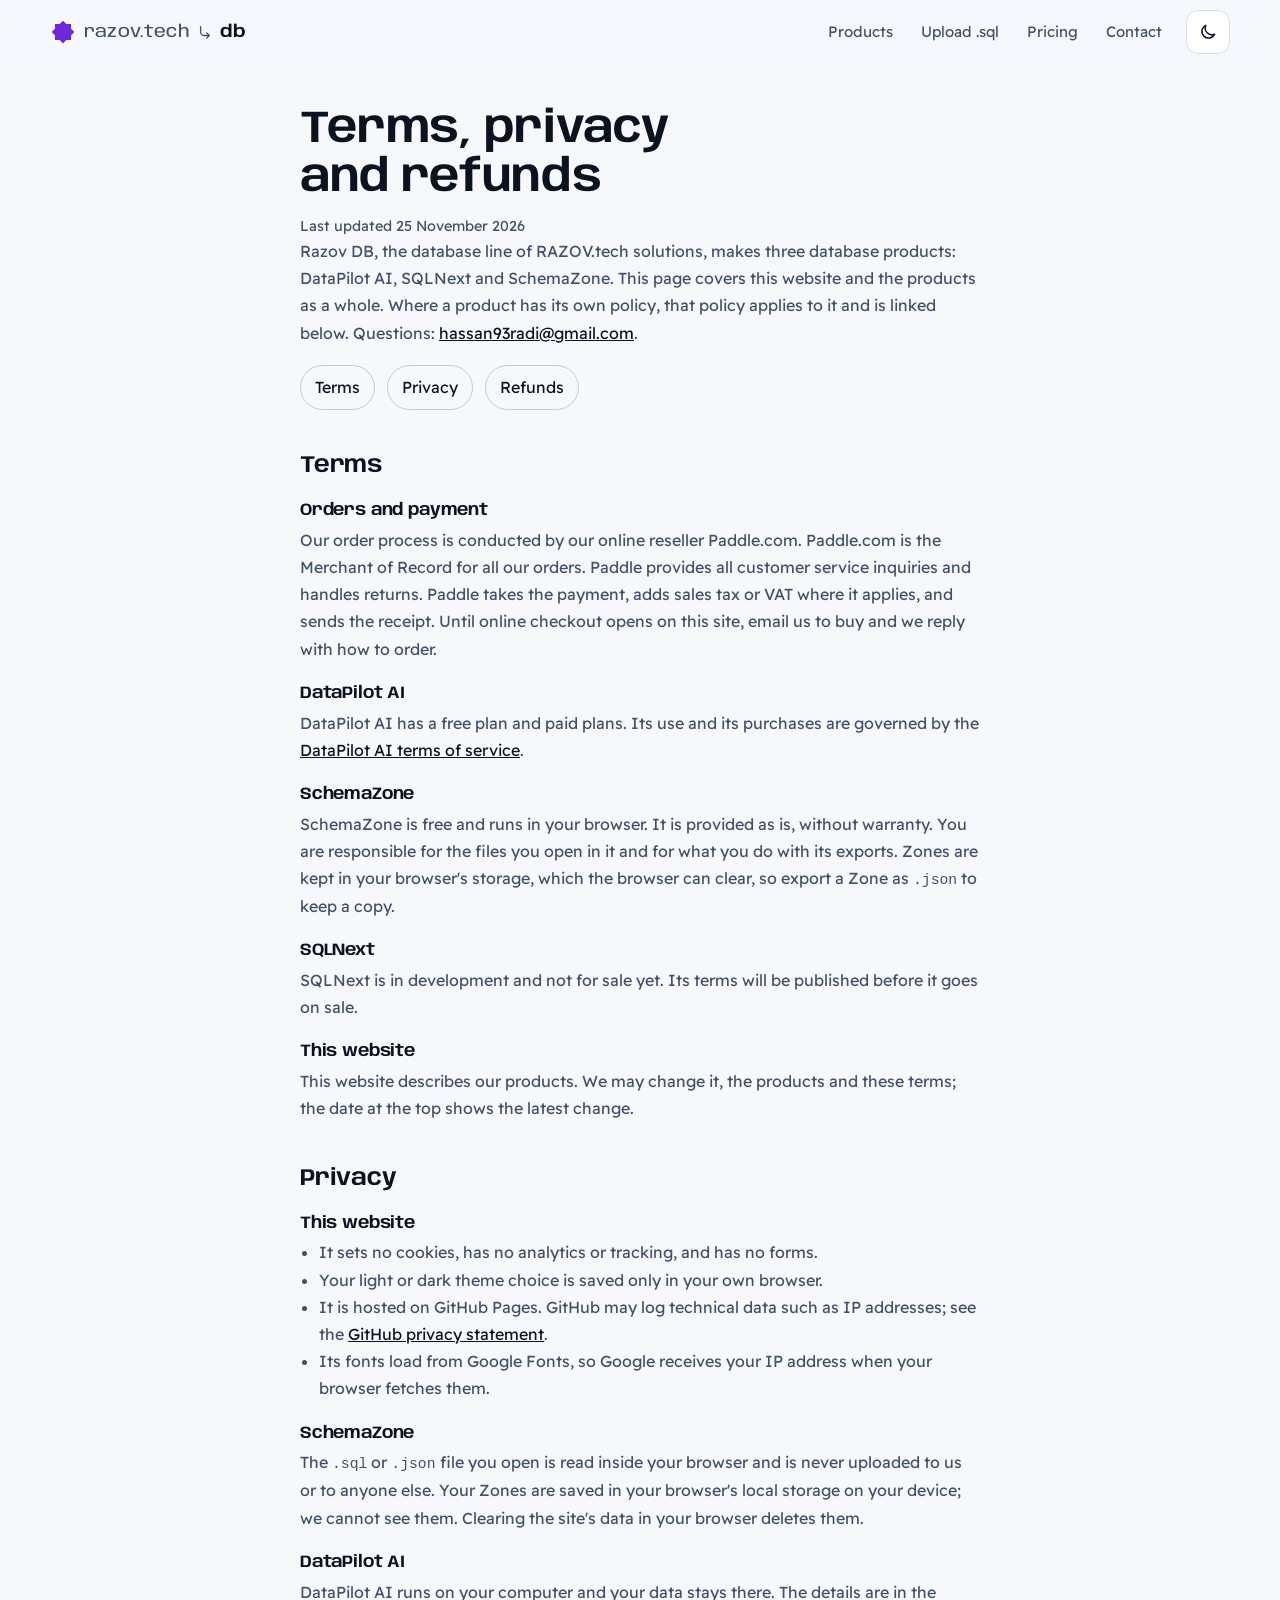
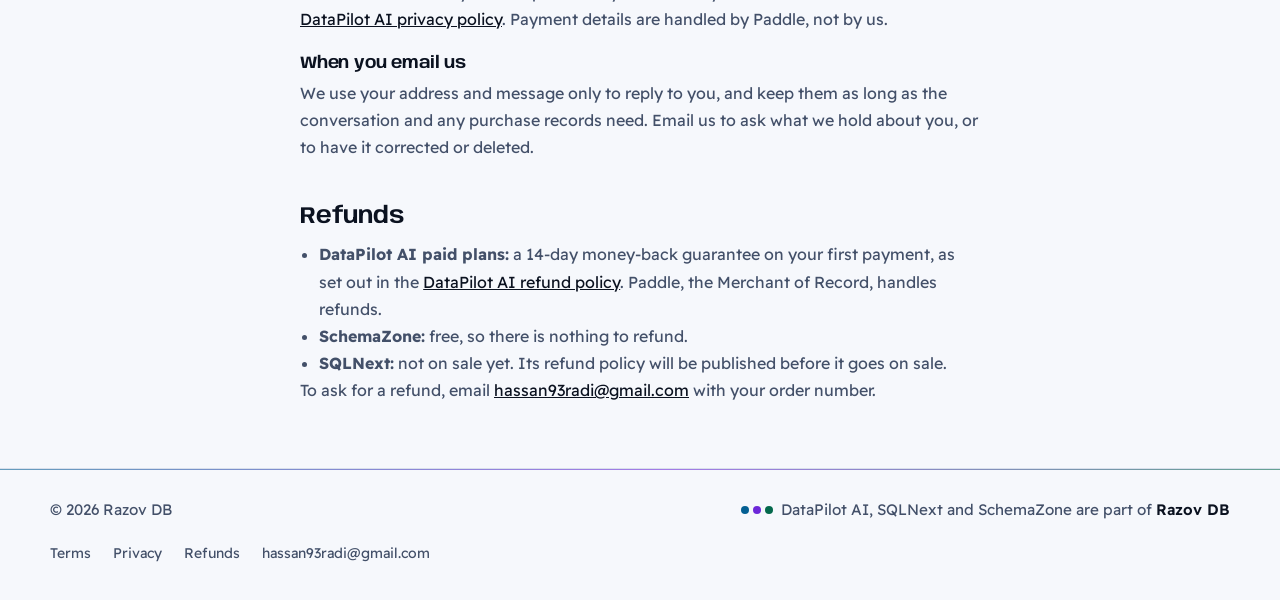
<file: legal.html>
<!doctype html>
<html lang="en">
<head>
  <meta charset="utf-8">
  <meta name="viewport" content="width=device-width, initial-scale=1">
  <title>Terms, privacy and refunds | Razov DB</title>
  <meta name="description" content="Terms, privacy and refund policy of Razov DB, maker of DataPilot AI, SQLNext and SchemaZone.">
  <link rel="canonical" href="https://hasanradi93.github.io/razov-db/legal.html">
  <meta name="color-scheme" content="dark light">
  <meta name="theme-color" content="#060a13">
  <link rel="icon" href="favicon.svg" type="image/svg+xml">
  <link rel="apple-touch-icon" href="assets/img/apple-touch-icon.png">
  <script>
    (function () {
      var root = document.documentElement;
      root.classList.add('js');
      var theme = null;
      try { theme = localStorage.getItem('razov-theme'); } catch (e) { theme = null; }
      if (theme !== 'light' && theme !== 'dark') {
        theme = window.matchMedia && window.matchMedia('(prefers-color-scheme: light)').matches ? 'light' : 'dark';
      }
      root.setAttribute('data-theme', theme);
    })();
  </script>
  <link rel="preload" href="assets/fonts/anybody-latin.woff2" as="font" type="font/woff2" crossorigin>
  <link rel="preload" href="assets/fonts/readex-pro-latin.woff2" as="font" type="font/woff2" crossorigin>
  <link rel="stylesheet" href="assets/css/base.css">
  <link rel="stylesheet" href="assets/css/sections.css">
  <script src="assets/js/site.js" defer></script>
</head>
<body>
  <a class="skip-link" href="#main">Skip to content</a>

  <svg class="icon-sprite" aria-hidden="true" focusable="false" xmlns="http://www.w3.org/2000/svg">
    <symbol id="star" viewBox="0 0 32 32"><path fill="currentColor" d="M16 2 20.09 6.11 25.9 6.1 25.89 11.91 30 16 25.89 20.09 25.9 25.9 20.09 25.89 16 30 11.91 25.89 6.1 25.9 6.11 20.09 2 16 6.11 11.91 6.1 6.1 11.91 6.11Z"/></symbol>
    <symbol id="i-sun" viewBox="0 0 24 24"><circle cx="12" cy="12" r="4"/><path d="M12 2.5v2M12 19.5v2M4.6 4.6l1.4 1.4M18 18l1.4 1.4M2.5 12h2M19.5 12h2M4.6 19.4L6 18M18 6l1.4-1.4"/></symbol>
    <symbol id="i-moon" viewBox="0 0 24 24"><path d="M20 14.6A8 8 0 0 1 9.4 4a8 8 0 1 0 10.6 10.6z"/></symbol>
    <symbol id="i-menu" viewBox="0 0 24 24"><path d="M4 7h16M4 12h16M4 17h16"/></symbol>
    <symbol id="i-close" viewBox="0 0 24 24"><path d="M6 6l12 12M18 6L6 18"/></symbol>
  </svg>

  <header class="site-header" data-header>
    <div class="container header__inner">
      <!-- The razov.tech brand, as in Razov Bots: the parent razov.tech, then this line, db. -->
      <div class="brand">
        <a class="brand-home" href="./" aria-label="Razov DB, home"><svg class="brand-mark" viewBox="0 0 32 32" aria-hidden="true" focusable="false"><use href="#star"/></svg></a>
        <!-- Links to the hub for now; it becomes https://razov.tech when the domain is live. -->
        <a class="brand-root" href="https://hasanradi93.github.io/">razov.tech</a>
        <svg class="brand-branch" viewBox="0 0 16 16" aria-hidden="true" focusable="false"><path d="M3 2v6a4 4 0 0 0 4 4h6M10 9l3 3-3 3"/></svg>
        <a class="brand-leaf" href="./"><span class="visually-hidden">Razov </span>db</a>
      </div>
      <nav id="site-nav" class="site-nav" aria-label="Main">
        <ul>
          <li><a href="./#products">Products</a></li>
          <li><a href="./#upload">Upload .sql</a></li>
          <li><a href="./#pricing">Pricing</a></li>
          <li><a href="./#contact">Contact</a></li>
        </ul>
      </nav>
      <div class="header__actions">
        <button class="icon-btn theme-toggle" type="button" data-theme-toggle aria-label="Switch to light theme">
          <svg class="icon icon--sun" aria-hidden="true" focusable="false"><use href="#i-sun"/></svg>
          <svg class="icon icon--moon" aria-hidden="true" focusable="false"><use href="#i-moon"/></svg>
        </button>
        <button class="icon-btn menu-btn" type="button" data-menu-toggle aria-expanded="false" aria-controls="site-nav" aria-label="Open menu">
          <svg class="icon icon--menu" aria-hidden="true" focusable="false"><use href="#i-menu"/></svg>
          <svg class="icon icon--close" aria-hidden="true" focusable="false"><use href="#i-close"/></svg>
        </button>
      </div>
    </div>
  </header>

  <main id="main" class="container legal">
    <h1>Terms, privacy and refunds</h1>
    <p class="legal__updated">Last updated 25 November 2026</p>
    <p>
      Razov DB, the database line of RAZOV.tech solutions, makes three database products: DataPilot AI, SQLNext and SchemaZone. This page covers
      this website and the products as a whole. Where a product has its own policy, that policy applies to it and
      is linked below. Questions: <a href="mailto:hassan93radi@gmail.com">hassan93radi@gmail.com</a>.
    </p>
    <ul class="legal__toc">
      <li><a href="#terms">Terms</a></li>
      <li><a href="#privacy">Privacy</a></li>
      <li><a href="#refunds">Refunds</a></li>
    </ul>

    <h2 id="terms">Terms</h2>
    <h3>Orders and payment</h3>
    <p>
      Our order process is conducted by our online reseller Paddle.com. Paddle.com is the Merchant of Record for all
      our orders. Paddle provides all customer service inquiries and handles returns. Paddle takes the payment, adds
      sales tax or VAT where it applies, and sends the receipt. Until online checkout opens on this site, email us to
      buy and we reply with how to order.
    </p>
    <h3>DataPilot AI</h3>
    <p>
      DataPilot AI has a free plan and paid plans. Its use and its purchases are governed by the
      <a href="datapilot/#terms">DataPilot AI terms of service</a>.
    </p>
    <h3>SchemaZone</h3>
    <p>
      SchemaZone is free and runs in your browser. It is provided as is, without warranty. You are responsible for
      the files you open in it and for what you do with its exports. Zones are kept in your browser's storage, which
      the browser can clear, so export a Zone as <code>.json</code> to keep a copy.
    </p>
    <h3>SQLNext</h3>
    <p>SQLNext is in development and not for sale yet. Its terms will be published before it goes on sale.</p>
    <h3>This website</h3>
    <p>
      This website describes our products. We may change it, the products and these terms; the date at the top shows
      the latest change.
    </p>

    <h2 id="privacy">Privacy</h2>
    <h3>This website</h3>
    <ul>
      <li>It sets no cookies, has no analytics or tracking, and has no forms.</li>
      <li>Your light or dark theme choice is saved only in your own browser.</li>
      <li>
        It is hosted on GitHub Pages. GitHub may log technical data such as IP addresses; see the
        <a href="https://docs.github.com/en/site-policy/privacy-policies/github-general-privacy-statement">GitHub privacy statement</a>.
      </li>
      <li>Its fonts load from Google Fonts, so Google receives your IP address when your browser fetches them.</li>
    </ul>
    <h3>SchemaZone</h3>
    <p>
      The <code>.sql</code> or <code>.json</code> file you open is read inside your browser and is never uploaded to us or to
      anyone else. Your Zones are saved in your browser's local storage on your device; we cannot see them. Clearing
      the site's data in your browser deletes them.
    </p>
    <h3>DataPilot AI</h3>
    <p>
      DataPilot AI runs on your computer and your data stays there. The details are in the
      <a href="datapilot/#privacy">DataPilot AI privacy policy</a>. Payment details are
      handled by Paddle, not by us.
    </p>
    <h3>When you email us</h3>
    <p>
      We use your address and message only to reply to you, and keep them as long as the conversation and any
      purchase records need. Email us to ask what we hold about you, or to have it corrected or deleted.
    </p>

    <h2 id="refunds">Refunds</h2>
    <ul>
      <li>
        <strong>DataPilot AI paid plans:</strong> a 14-day money-back guarantee on your first payment, as set out in the
        <a href="datapilot/#refunds">DataPilot AI refund policy</a>. Paddle, the Merchant
        of Record, handles refunds.
      </li>
      <li><strong>SchemaZone:</strong> free, so there is nothing to refund.</li>
      <li><strong>SQLNext:</strong> not on sale yet. Its refund policy will be published before it goes on sale.</li>
    </ul>
    <p>To ask for a refund, email <a href="mailto:hassan93radi@gmail.com?subject=Refund">hassan93radi@gmail.com</a> with your order number.</p>
  </main>

  <footer class="site-footer site-footer--slim">
    <div class="container footer__bottom">
      <p>© 2026 Razov DB</p>
      <p class="footer__family"><span class="footer__dots" aria-hidden="true"><i></i><i></i><i></i></span><span>DataPilot AI, SQLNext and SchemaZone are part of <strong>Razov DB</strong></span></p>
    </div>
    <nav class="container footer__legal" aria-label="Legal">
      <a href="legal.html#terms">Terms</a>
      <a href="legal.html#privacy">Privacy</a>
      <a href="legal.html#refunds">Refunds</a>
      <a href="mailto:hassan93radi@gmail.com">hassan93radi@gmail.com</a>
    </nav>
  </footer>
  <p class="visually-hidden" role="status" aria-live="polite" data-live></p>
</body>
</html>
</file>
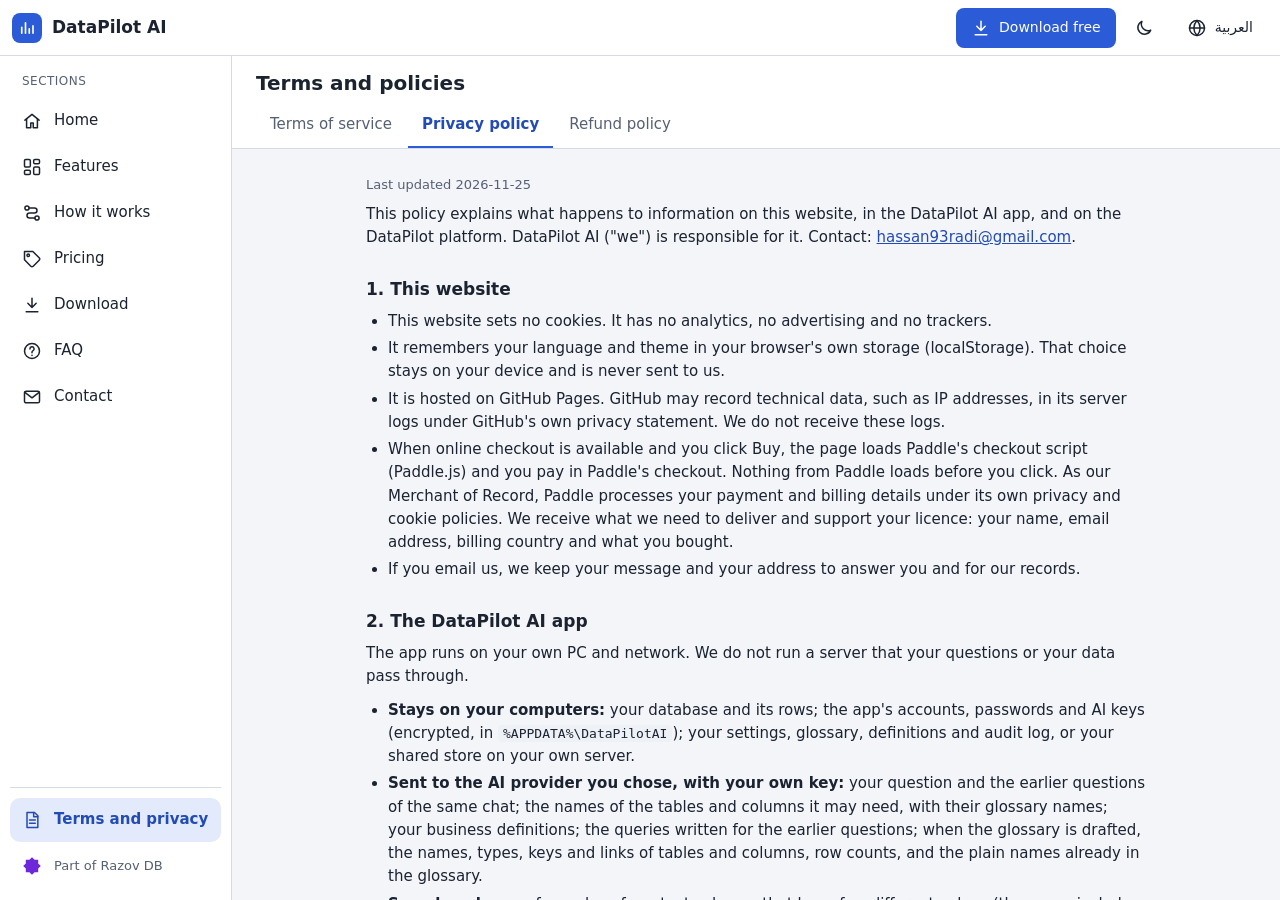
<file: datapilot/privacy.html>
<!doctype html>
<html lang="en">
<head>
<meta charset="utf-8">
<meta name="viewport" content="width=device-width, initial-scale=1">
<title>Privacy policy · DataPilot AI</title>
<!-- The privacy policy lives inside the site's shell (index.html#privacy); this address forwards there. -->
<link rel="canonical" href="https://hasanradi93.github.io/razov-db/datapilot/#privacy">
<meta http-equiv="refresh" content="0; url=./#privacy">
<link rel="icon" href="favicon.svg" type="image/svg+xml">
<style>body{margin:0;min-height:100vh;display:grid;place-items:center;font:15px/1.5 system-ui,"Segoe UI",Arial,sans-serif;background:#f3f5f9;color:#1b2230}a{color:#224bb5}@media (prefers-color-scheme:dark){body{background:#0f1218;color:#e8ebf1}a{color:#9dbaff}}</style>
</head>
<body>
<p><a href="./#privacy">DataPilot AI privacy policy</a></p>
</body>
</html>
</file>
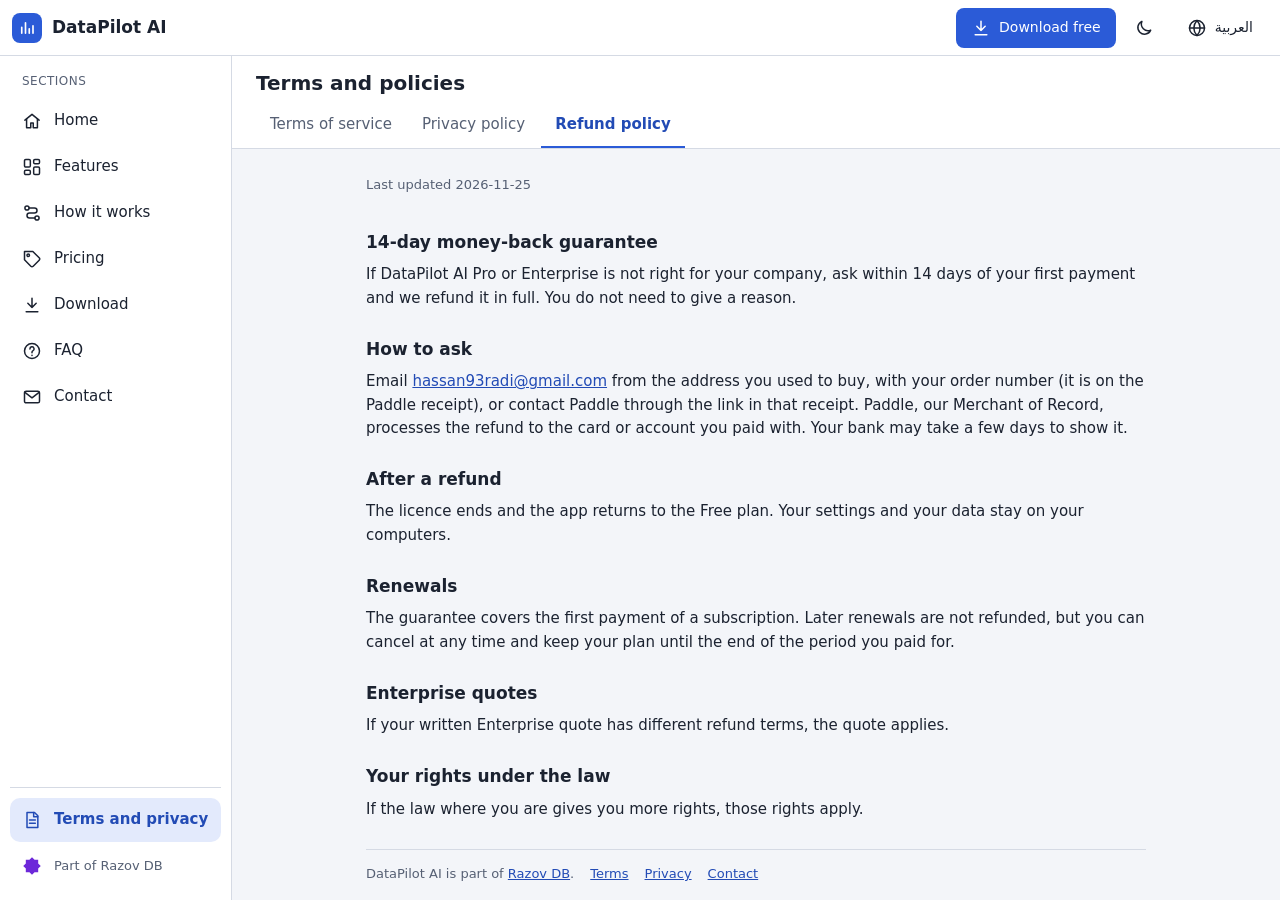
<file: datapilot/refunds.html>
<!doctype html>
<html lang="en">
<head>
<meta charset="utf-8">
<meta name="viewport" content="width=device-width, initial-scale=1">
<title>Refund policy · DataPilot AI</title>
<!-- The refund policy lives inside the site's shell (index.html#refunds); this address forwards there. -->
<link rel="canonical" href="https://hasanradi93.github.io/razov-db/datapilot/#refunds">
<meta http-equiv="refresh" content="0; url=./#refunds">
<link rel="icon" href="favicon.svg" type="image/svg+xml">
<style>body{margin:0;min-height:100vh;display:grid;place-items:center;font:15px/1.5 system-ui,"Segoe UI",Arial,sans-serif;background:#f3f5f9;color:#1b2230}a{color:#224bb5}@media (prefers-color-scheme:dark){body{background:#0f1218;color:#e8ebf1}a{color:#9dbaff}}</style>
</head>
<body>
<p><a href="./#refunds">DataPilot AI refund policy</a></p>
</body>
</html>
</file>
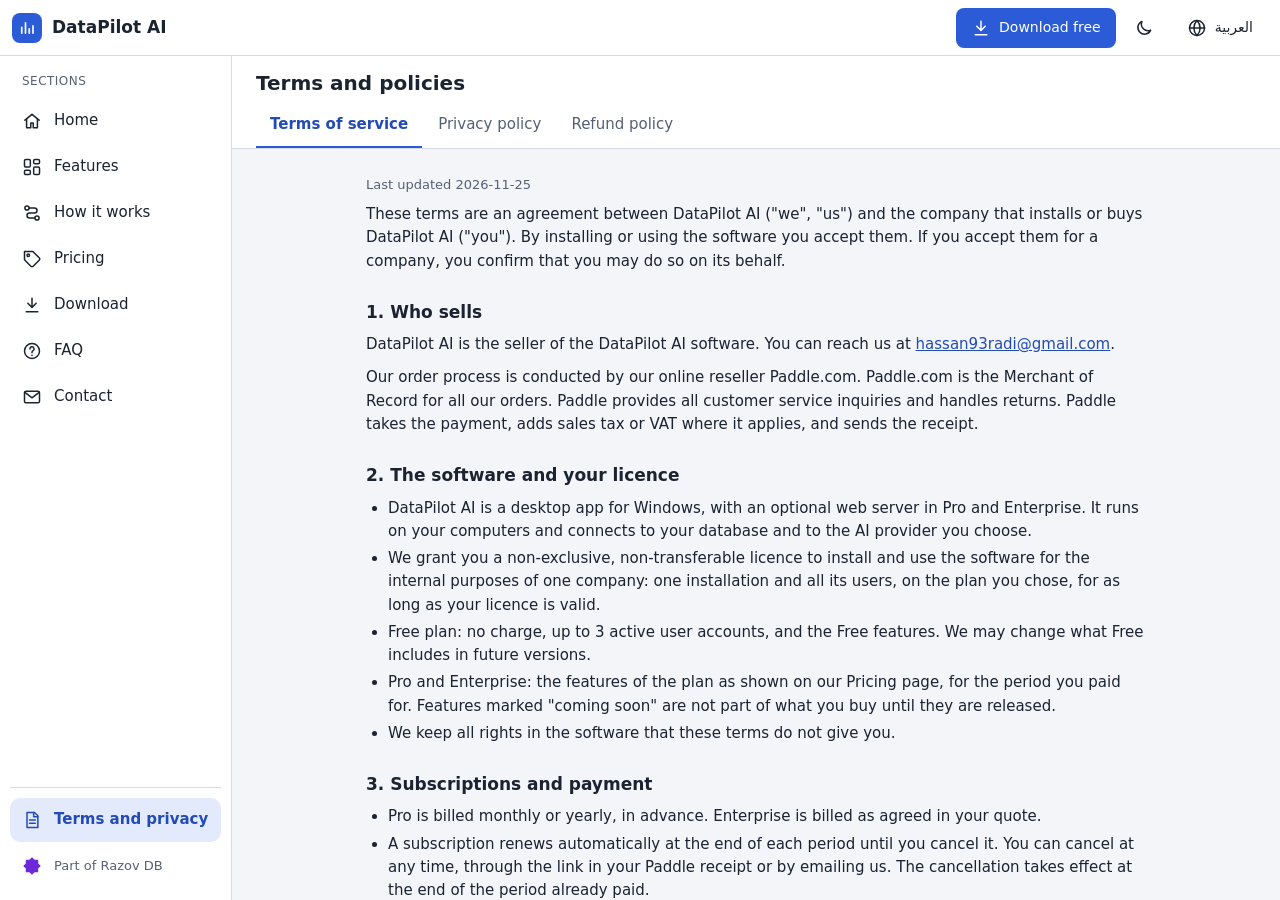
<file: datapilot/terms.html>
<!doctype html>
<html lang="en">
<head>
<meta charset="utf-8">
<meta name="viewport" content="width=device-width, initial-scale=1">
<title>Terms of service · DataPilot AI</title>
<!-- The terms live inside the site's shell (index.html#terms); this address forwards there. -->
<link rel="canonical" href="https://hasanradi93.github.io/razov-db/datapilot/#terms">
<meta http-equiv="refresh" content="0; url=./#terms">
<link rel="icon" href="favicon.svg" type="image/svg+xml">
<style>body{margin:0;min-height:100vh;display:grid;place-items:center;font:15px/1.5 system-ui,"Segoe UI",Arial,sans-serif;background:#f3f5f9;color:#1b2230}a{color:#224bb5}@media (prefers-color-scheme:dark){body{background:#0f1218;color:#e8ebf1}a{color:#9dbaff}}</style>
</head>
<body>
<p><a href="./#terms">DataPilot AI terms of service</a></p>
</body>
</html>
</file>
<file: assets/css/base.css>
/* Razov DB: tokens, base, layout, header, buttons, footer.
   Dark is the default theme. Light comes from data-theme="light" (set by the
   head script from localStorage or prefers-color-scheme) and, without JS,
   from the prefers-color-scheme media query. */

/* ---------- Fonts ----------
   The razov.tech brand fonts, served from this site (no third-party request):
   Anybody for display type and the brand, Readex Pro for text. Both are under
   the SIL Open Font License; see assets/fonts/OFL.txt. Same files as Razov Bots. */
@font-face {
  font-family: "Anybody";
  font-style: normal;
  font-weight: 300 900;
  font-stretch: 50% 150%;
  font-display: swap;
  src: url("../fonts/anybody-latin-ext.woff2") format("woff2");
  unicode-range: U+0100-02BA, U+02BD-02C5, U+02C7-02CC, U+02CE-02D7, U+02DD-02FF, U+0304, U+0308, U+0329, U+1D00-1DBF, U+1E00-1E9F, U+1EF2-1EFF, U+2020, U+20A0-20AB, U+20AD-20C4, U+2113, U+2C60-2C7F, U+A720-A7FF;
}

@font-face {
  font-family: "Anybody";
  font-style: normal;
  font-weight: 300 900;
  font-stretch: 50% 150%;
  font-display: swap;
  src: url("../fonts/anybody-latin.woff2") format("woff2");
  unicode-range: U+0000-00FF, U+0131, U+0152-0153, U+02BB-02BC, U+02C6, U+02DA, U+02DC, U+0304, U+0308, U+0329, U+2000-206F, U+20AC, U+2122, U+2191, U+2193, U+2212, U+2215, U+FEFF, U+FFFD;
}

@font-face {
  font-family: "Readex Pro";
  font-style: normal;
  font-weight: 200 700;
  font-display: swap;
  src: url("../fonts/readex-pro-latin-ext.woff2") format("woff2");
  unicode-range: U+0100-02BA, U+02BD-02C5, U+02C7-02CC, U+02CE-02D7, U+02DD-02FF, U+0304, U+0308, U+0329, U+1D00-1DBF, U+1E00-1E9F, U+1EF2-1EFF, U+2020, U+20A0-20AB, U+20AD-20C4, U+2113, U+2C60-2C7F, U+A720-A7FF;
}

@font-face {
  font-family: "Readex Pro";
  font-style: normal;
  font-weight: 200 700;
  font-display: swap;
  src: url("../fonts/readex-pro-latin.woff2") format("woff2");
  unicode-range: U+0000-00FF, U+0131, U+0152-0153, U+02BB-02BC, U+02C6, U+02DA, U+02DC, U+0304, U+0308, U+0329, U+2000-206F, U+20AC, U+2122, U+2191, U+2193, U+2212, U+2215, U+FEFF, U+FFFD;
}

/* ---------- Tokens ---------- */
:root {
  color-scheme: dark;
  --bg: #060a13;
  --bg-alt: #090f1d;
  --surface: #0d1526;
  --surface-2: #131e35;
  --surface-glass: rgba(10, 16, 30, 0.74);
  --border: #1e2a46;
  --border-strong: #2d3c60;
  --text: #e8edf7;
  --text-muted: #a8b4ca;
  --text-faint: #8794ad;

  --dp: #38bdf8;
  --dp-rgb: 56, 189, 248;
  --sq: #a78bfa;
  --sq-rgb: 167, 139, 250;
  --sz: #34d399;
  --sz-rgb: 52, 211, 153;
  --on-accent: #04101a;
  --ok: #4ade80;
  --warn: #fbbf24;
  --bad: #f87171;

  --focus: #fcd34d;
  --net-edge: 148, 163, 184;
  --net-alpha: 0.32;
  --code-bg: #070d1a;
  --code-text: #dbe4f3;
  --code-border: #1c2742;
  --header-bg: rgba(6, 10, 19, 0.74);
  --shadow: 0 1px 0 rgba(255, 255, 255, 0.03) inset, 0 20px 50px -24px rgba(0, 0, 0, 0.75);
  --shadow-lg: 0 40px 80px -32px rgba(0, 0, 0, 0.85);

  --grad: linear-gradient(100deg, var(--dp), var(--sq) 52%, var(--sz));
  --grad-loop: linear-gradient(90deg, var(--dp), var(--sq), var(--sz), var(--sq), var(--dp));

  --font-head: "Anybody", "Arial Narrow", ui-sans-serif, system-ui, -apple-system, "Segoe UI", Roboto, Arial, sans-serif;
  --font-body: "Readex Pro", ui-sans-serif, system-ui, -apple-system, "Segoe UI", Roboto, Arial, sans-serif;
  --font-mono: ui-monospace, "Cascadia Code", "SFMono-Regular", Menlo, Consolas, "Liberation Mono", monospace;

  --gutter: clamp(16px, 4vw, 40px);
  --maxw: 1180px;
  --header-h: 64px;
  --radius-sm: 10px;
  --radius: 16px;
  --radius-lg: 24px;
  --ease: cubic-bezier(0.22, 0.61, 0.36, 1);
  --ease-out: cubic-bezier(0.16, 1, 0.3, 1);
}

:root[data-theme="light"] {
  color-scheme: light;
  --bg: #f6f8fc;
  --bg-alt: #edf1f8;
  --surface: #ffffff;
  --surface-2: #f1f4fa;
  --surface-glass: rgba(255, 255, 255, 0.8);
  --border: #d8dfeb;
  --border-strong: #c1cbdd;
  --text: #0b1220;
  --text-muted: #435069;
  --text-faint: #55617a;
  --dp: #035f92;
  --dp-rgb: 3, 95, 146;
  --sq: #6d28d9;
  --sq-rgb: 109, 40, 217;
  --sz: #04694c;
  --sz-rgb: 4, 105, 76;
  --on-accent: #ffffff;
  --ok: #15803d;
  --warn: #b45309;
  --bad: #b91c1c;
  --focus: #b45309;
  --net-edge: 71, 85, 105;
  --net-alpha: 0.26;
  --code-bg: #0f172a;
  --code-text: #e2e8f0;
  --code-border: #1e293b;
  --header-bg: rgba(246, 248, 252, 0.8);
  --shadow: 0 1px 2px rgba(15, 23, 42, 0.05), 0 18px 40px -24px rgba(15, 23, 42, 0.28);
  --shadow-lg: 0 40px 70px -36px rgba(15, 23, 42, 0.38);
}

/* No JS: follow the system setting. */
@media (prefers-color-scheme: light) {
  :root:not([data-theme]) {
    color-scheme: light;
    --bg: #f6f8fc;
    --bg-alt: #edf1f8;
    --surface: #ffffff;
    --surface-2: #f1f4fa;
    --surface-glass: rgba(255, 255, 255, 0.8);
    --border: #d8dfeb;
    --border-strong: #c1cbdd;
    --text: #0b1220;
    --text-muted: #435069;
    --text-faint: #55617a;
    --dp: #035f92;
    --dp-rgb: 3, 95, 146;
    --sq: #6d28d9;
    --sq-rgb: 109, 40, 217;
    --sz: #04694c;
    --sz-rgb: 4, 105, 76;
    --on-accent: #ffffff;
    --ok: #15803d;
    --warn: #b45309;
    --bad: #b91c1c;
    --focus: #b45309;
    --net-edge: 71, 85, 105;
    --net-alpha: 0.26;
    --code-bg: #0f172a;
    --header-bg: rgba(246, 248, 252, 0.8);
    --shadow: 0 1px 2px rgba(15, 23, 42, 0.05), 0 18px 40px -24px rgba(15, 23, 42, 0.28);
    --shadow-lg: 0 40px 70px -36px rgba(15, 23, 42, 0.38);
  }
}

/* ---------- Reset and base ---------- */
*,
*::before,
*::after {
  box-sizing: border-box;
}

html {
  -webkit-text-size-adjust: 100%;
  text-size-adjust: 100%;
  scroll-padding-top: calc(var(--header-h) + 12px);
}

@media (prefers-reduced-motion: no-preference) {
  html {
    scroll-behavior: smooth;
  }
}

body {
  margin: 0;
  min-height: 100vh;
  background: var(--bg);
  color: var(--text);
  font-family: var(--font-body);
  font-size: 1rem;
  line-height: 1.65;
  text-rendering: optimizeLegibility;
  -webkit-font-smoothing: antialiased;
  transition: background-color 0.3s ease, color 0.3s ease;
}

img,
svg,
canvas {
  display: block;
  max-width: 100%;
}

h1,
h2,
h3,
h4 {
  margin: 0;
  font-family: var(--font-head);
  font-variation-settings: "wdth" 104;
  font-weight: 650;
  line-height: 1.12;
  letter-spacing: -0.01em;
  text-wrap: balance;
}

h2 {
  font-size: clamp(1.9rem, 1.3rem + 2.4vw, 3rem);
}

h3 {
  font-size: clamp(1.2rem, 1.05rem + 0.5vw, 1.45rem);
}

p {
  margin: 0;
  text-wrap: pretty;
}

ul,
ol {
  margin: 0;
  padding: 0;
}

a {
  color: inherit;
}

code,
kbd,
pre {
  font-family: var(--font-mono);
  font-size: 0.92em;
}

button {
  font: inherit;
  color: inherit;
}

[hidden] {
  display: none !important;
}

:focus-visible {
  outline: 2px solid var(--focus);
  outline-offset: 3px;
  border-radius: 6px;
}

::selection {
  background: rgba(var(--sq-rgb), 0.35);
}

.visually-hidden {
  position: absolute !important;
  width: 1px;
  height: 1px;
  padding: 0;
  margin: -1px;
  overflow: hidden;
  clip: rect(0 0 0 0);
  white-space: nowrap;
  border: 0;
}

.skip-link {
  position: absolute;
  left: 16px;
  top: -60px;
  z-index: 100;
  padding: 10px 16px;
  border-radius: var(--radius-sm);
  background: var(--text);
  color: var(--bg);
  font-weight: 600;
  text-decoration: none;
  transition: top 0.2s ease;
}

.skip-link:focus {
  top: 12px;
}

.icon {
  width: 1.15em;
  height: 1.15em;
  flex: none;
  fill: none;
  stroke: currentColor;
  stroke-width: 1.8;
  stroke-linecap: round;
  stroke-linejoin: round;
}

.icon-sprite {
  position: absolute;
  width: 0;
  height: 0;
  overflow: hidden;
}

/* ---------- Layout ---------- */
.container {
  width: 100%;
  max-width: calc(var(--maxw) + 2 * var(--gutter));
  margin-inline: auto;
  padding-inline: var(--gutter);
}

.section {
  position: relative;
  padding-block: clamp(72px, 10vw, 128px);
}

.section--alt {
  background: var(--bg-alt);
}

/* Below-the-fold sections skip rendering work until they come near the
   viewport. "auto" in contain-intrinsic-size remembers each real height. */
main > .section,
.site-footer {
  content-visibility: auto;
  contain-intrinsic-size: auto 1000px;
}

/* Before an in-page jump everything is rendered, so the target position is
   exact (site.js adds this class on link clicks and for a hash at load). */
.render-all main > .section,
.render-all .site-footer {
  content-visibility: visible;
}

.section-head {
  max-width: 720px;
  margin-bottom: clamp(36px, 5vw, 56px);
}

.section-head--center {
  margin-inline: auto;
  text-align: center;
}

.section-head p:not(.eyebrow) {
  margin-top: 16px;
  color: var(--text-muted);
  font-size: clamp(1.02rem, 0.98rem + 0.25vw, 1.15rem);
}

.eyebrow {
  display: inline-flex;
  align-items: center;
  gap: 8px;
  margin-bottom: 14px;
  color: var(--text-muted);
  font-family: var(--font-head);
  font-size: 0.82rem;
  font-weight: 600;
  letter-spacing: 0.14em;
  text-transform: uppercase;
}

.eyebrow::before {
  content: "";
  width: 22px;
  height: 2px;
  border-radius: 2px;
  background: var(--grad);
}

.eyebrow--dp::before { background: var(--dp); }
.eyebrow--sq::before { background: var(--sq); }
.eyebrow--sz::before { background: var(--sz); }

.text-gradient {
  background: var(--grad-loop);
  background-size: 300% 100%;
  -webkit-background-clip: text;
  background-clip: text;
  -webkit-text-fill-color: transparent;
}

@media (prefers-reduced-motion: no-preference) {
  .text-gradient {
    animation: gradient-pan 12s linear infinite;
  }
}

@keyframes gradient-pan {
  to {
    background-position: 300% 0;
  }
}

[data-inview]:not(.is-inview),
[data-inview]:not(.is-inview) * {
  animation-play-state: paused !important;
}

/* ---------- Scroll reveal ---------- */
.js .reveal {
  opacity: 0;
  transform: translateY(22px);
  transition:
    opacity 0.75s var(--ease) var(--d, 0s),
    transform 0.75s var(--ease) var(--d, 0s);
}

.js .reveal.is-visible {
  opacity: 1;
  transform: none;
}

@media (prefers-reduced-motion: reduce) {
  .js .reveal {
    opacity: 1;
    transform: none;
    transition: none;
  }

  *,
  *::before,
  *::after {
    animation-duration: 0.001ms !important;
    animation-iteration-count: 1 !important;
    transition-duration: 0.001ms !important;
    scroll-behavior: auto !important;
  }
}

/* ---------- Buttons ---------- */
.btn {
  --btn-bg: var(--surface-2);
  --btn-fg: var(--text);
  position: relative;
  display: inline-flex;
  align-items: center;
  justify-content: center;
  gap: 10px;
  min-height: 48px;
  padding: 12px 22px;
  border: 1px solid transparent;
  border-radius: 999px;
  background: var(--btn-bg);
  color: var(--btn-fg);
  font-family: var(--font-body);
  font-size: 1rem;
  font-weight: 500;
  line-height: 1.2;
  text-align: center;
  text-decoration: none;
  cursor: pointer;
  isolation: isolate;
  transition: transform 0.25s var(--ease), box-shadow 0.25s var(--ease), background-color 0.25s ease, border-color 0.25s ease;
}

.btn:hover {
  transform: translateY(-2px);
}

.btn:active {
  transform: translateY(0);
}

.btn .icon {
  transition: transform 0.25s var(--ease);
}

.btn:hover .icon--nudge {
  transform: translateX(3px);
}

.btn--primary {
  --btn-fg: var(--on-accent);
  background: var(--grad);
  background-size: 160% 100%;
  box-shadow: 0 10px 30px -12px rgba(var(--sq-rgb), 0.7);
  transition: transform 0.25s var(--ease), box-shadow 0.25s var(--ease), background-position 0.6s var(--ease);
}

.btn--primary:hover {
  background-position: 100% 0;
  box-shadow: 0 16px 36px -12px rgba(var(--sq-rgb), 0.85);
}

.btn--ghost {
  --btn-bg: transparent;
  border-color: var(--border-strong);
}

.btn--ghost:hover {
  border-color: var(--text-faint);
  background: var(--surface-2);
}

.btn--dp,
.btn--sq,
.btn--sz {
  --btn-fg: var(--on-accent);
}

.btn--dp { --btn-bg: var(--dp); box-shadow: 0 10px 28px -14px rgba(var(--dp-rgb), 0.9); }
.btn--sq { --btn-bg: var(--sq); box-shadow: 0 10px 28px -14px rgba(var(--sq-rgb), 0.9); }
.btn--sz { --btn-bg: var(--sz); box-shadow: 0 10px 28px -14px rgba(var(--sz-rgb), 0.9); }

.btn--block {
  width: 100%;
}

.chip {
  display: inline-flex;
  align-items: center;
  gap: 8px;
  min-height: 44px;
  padding: 10px 18px;
  border: 1px dashed var(--border-strong);
  border-radius: 999px;
  color: var(--text-muted);
  font-family: var(--font-body);
  font-size: 0.95rem;
  font-weight: 400;
}

.badge {
  display: inline-flex;
  align-items: center;
  gap: 7px;
  padding: 4px 11px;
  border: 1px solid rgba(var(--badge-rgb, var(--dp-rgb)), 0.35);
  border-radius: 999px;
  background: rgba(var(--badge-rgb, var(--dp-rgb)), 0.1);
  color: var(--badge, var(--dp));
  font-size: 0.8rem;
  font-weight: 600;
  line-height: 1.4;
  white-space: nowrap;
}

.badge::before {
  content: "";
  width: 7px;
  height: 7px;
  border-radius: 50%;
  background: currentColor;
  box-shadow: 0 0 0 0 currentColor;
}

@media (prefers-reduced-motion: no-preference) {
  .badge--live::before {
    animation: ping 2.4s var(--ease) infinite;
  }
}

@keyframes ping {
  0% { box-shadow: 0 0 0 0 rgba(var(--badge-rgb), 0.6); }
  70%, 100% { box-shadow: 0 0 0 7px rgba(var(--badge-rgb), 0); }
}

.badge--dp { --badge: var(--dp); --badge-rgb: var(--dp-rgb); }
.badge--sq { --badge: var(--sq); --badge-rgb: var(--sq-rgb); }
.badge--sz { --badge: var(--sz); --badge-rgb: var(--sz-rgb); }

/* ---------- Header ---------- */
.site-header {
  position: sticky;
  top: 0;
  z-index: 50;
  background: var(--header-bg);
  -webkit-backdrop-filter: saturate(160%) blur(14px);
  backdrop-filter: saturate(160%) blur(14px);
  border-bottom: 1px solid transparent;
  transition: border-color 0.3s ease, background-color 0.3s ease;
}

.site-header::after {
  content: "";
  position: absolute;
  inset: auto 0 -1px;
  height: 1px;
  background: var(--grad-loop);
  background-size: 300% 100%;
  opacity: 0;
  transition: opacity 0.4s ease;
}

.site-header.is-scrolled {
  border-bottom-color: var(--border);
}

.site-header.is-scrolled::after {
  opacity: 0.7;
}

@media (prefers-reduced-motion: no-preference) {
  .site-header.is-scrolled::after {
    animation: gradient-pan 14s linear infinite;
  }
}

.header__inner {
  display: flex;
  align-items: center;
  gap: 12px;
  height: var(--header-h);
}

/* The razov.tech brand, the same as Razov Bots' header: the eight-point star,
   the parent "razov.tech", the branch arrow and this line's leaf, "db".
   The star takes the DB line colour. */
.brand {
  display: inline-flex;
  align-items: center;
  gap: 8px;
  margin-right: auto;
  font-family: var(--font-head);
  font-variation-settings: "wdth" 112;
  font-weight: 650;
  font-size: 1.0625rem;
  letter-spacing: 0.01em;
  line-height: 1.2;
  white-space: nowrap;
}

.brand a {
  display: inline-flex;
  align-items: center;
  min-height: 44px;
  color: inherit;
  text-decoration: none;
}

.brand-mark {
  width: 26px;
  height: 26px;
  color: var(--sq);
  transition: transform 0.8s var(--ease-out);
}

.brand-mark,
.brand-branch,
.brand .brand-home {
  flex: none;
}

.brand-home:hover .brand-mark {
  transform: rotate(45deg);
}

.brand .brand-root {
  color: var(--text-muted);
  font-weight: 450;
  transition: color 0.2s;
}

.brand .brand-root:hover {
  color: var(--text);
  text-decoration: underline;
  text-underline-offset: 4px;
  text-decoration-thickness: 1px;
}

.brand-branch {
  width: 14px;
  height: 14px;
  fill: none;
  stroke: var(--text-muted);
  stroke-width: 1.5;
  stroke-linecap: round;
  stroke-linejoin: round;
}

.brand .brand-leaf {
  color: var(--text);
}

@media (max-width: 360px) {
  .brand {
    gap: 6px;
    font-size: 0.9375rem;
  }
}

.site-nav ul {
  display: flex;
  align-items: center;
  gap: 4px;
  list-style: none;
}

.site-nav a {
  position: relative;
  display: inline-flex;
  align-items: center;
  min-height: 44px;
  padding: 8px 12px;
  border-radius: 999px;
  color: var(--text-muted);
  font-weight: 400;
  font-size: 0.9375rem;
  text-decoration: none;
  transition: color 0.2s ease, background-color 0.2s ease;
}

/* Plain links, as in Razov Bots' header: dim, brighter on hover and for the
   section in view. */
.site-nav a:hover,
.site-nav a.is-active {
  color: var(--text);
}

.header__actions {
  display: flex;
  align-items: center;
  gap: 6px;
}

.icon-btn {
  display: inline-grid;
  place-items: center;
  width: 44px;
  height: 44px;
  padding: 0;
  border: 1px solid var(--border);
  border-radius: 12px;
  background: var(--surface);
  color: var(--text);
  cursor: pointer;
  transition: border-color 0.2s ease, background-color 0.2s ease, transform 0.2s var(--ease);
}

.icon-btn:hover {
  border-color: var(--border-strong);
  background: var(--surface-2);
}

.icon-btn .icon {
  width: 20px;
  height: 20px;
  grid-area: 1 / 1;
  transition: transform 0.45s var(--ease), opacity 0.3s ease;
}

/* Theme toggle: show the sun in dark mode (switch to light), the moon in light mode. */
.theme-toggle .icon--moon {
  opacity: 0;
  transform: rotate(-90deg) scale(0.6);
}

:root[data-theme="light"] .theme-toggle .icon--sun {
  opacity: 0;
  transform: rotate(90deg) scale(0.6);
}

:root[data-theme="light"] .theme-toggle .icon--moon {
  opacity: 1;
  transform: none;
}

.menu-btn {
  display: none;
}

.menu-btn .icon--close {
  opacity: 0;
  transform: rotate(-45deg);
}

.nav-open .menu-btn .icon--menu {
  opacity: 0;
  transform: rotate(45deg);
}

.nav-open .menu-btn .icon--close {
  opacity: 1;
  transform: none;
}

@media (max-width: 899.98px) {
  .menu-btn {
    display: inline-grid;
  }

  .site-nav {
    position: absolute;
    top: 100%;
    left: 0;
    right: 0;
    padding: 8px var(--gutter) 20px;
    border-bottom: 1px solid var(--border);
    /* Solid: a backdrop-filter nested in the header's own backdrop cannot blur the page. */
    background: var(--bg);
    box-shadow: var(--shadow-lg);
    visibility: hidden;
    opacity: 0;
    transform: translateY(-8px);
    transition: opacity 0.25s ease, transform 0.3s var(--ease), visibility 0s linear 0.3s;
  }

  .nav-open .site-nav {
    visibility: visible;
    opacity: 1;
    transform: none;
    transition: opacity 0.25s ease, transform 0.3s var(--ease), visibility 0s;
  }

  .site-nav ul {
    flex-direction: column;
    align-items: stretch;
    gap: 2px;
  }

  .site-nav a {
    width: 100%;
    min-height: 52px;
    padding: 12px 16px;
    border-radius: 12px;
    font-size: 1.06rem;
  }

  .site-nav a:hover,
  .site-nav a.is-active {
    background: var(--surface-2);
  }
}

/* ---------- Footer ---------- */
.site-footer {
  position: relative;
  padding-block: 64px 32px;
  border-top: 1px solid var(--border);
  background: var(--bg);
  color: var(--text-muted);
  font-size: 0.95rem;
}

.site-footer::before {
  content: "";
  position: absolute;
  inset: 0 0 auto;
  height: 1px;
  background: var(--grad);
  opacity: 0.6;
}

.footer__grid {
  display: grid;
  gap: 36px;
  grid-template-columns: 1fr;
}

@media (min-width: 720px) {
  .footer__grid {
    grid-template-columns: 1.6fr 1fr 1fr;
  }
}

/* Terms, Privacy, Refunds and the contact address, on every page. */
.footer__legal {
  display: flex;
  flex-wrap: wrap;
  gap: 8px 22px;
  padding-top: 14px;
  font-size: 0.875rem;
}

.footer__legal a {
  color: var(--text-muted);
  text-decoration: none;
  padding: 6px 0;
  overflow-wrap: anywhere;
}

.footer__legal a:hover {
  color: var(--text);
  text-decoration: underline;
}

/* Legal page */
.legal {
  max-width: 76ch;
  padding-block: 40px 64px;
}

.legal h1 {
  font-family: var(--font-head);
  font-size: clamp(2rem, 5vw, 2.8rem);
  line-height: 1.1;
  margin: 0 0 10px;
}

.legal h2 {
  font-family: var(--font-head);
  font-size: 1.45rem;
  margin: 44px 0 10px;
  scroll-margin-top: calc(var(--header-h) + 16px);
}

.legal h3 {
  font-size: 1.05rem;
  margin: 22px 0 6px;
}

.legal p,
.legal li {
  color: var(--text-muted);
  line-height: 1.7;
}

.legal ul {
  padding-left: 1.2em;
}

.legal a {
  color: var(--text);
}

.legal .legal__toc {
  display: flex;
  flex-wrap: wrap;
  gap: 8px 12px;
  margin: 18px 0 8px;
  padding: 0;
  list-style: none;
}

.legal__toc a {
  display: inline-block;
  padding: 8px 14px;
  border: 1px solid var(--border-strong);
  border-radius: 999px;
  text-decoration: none;
}

.legal__updated {
  color: var(--text-faint);
  font-size: 0.9rem;
}

.footer__brand p {
  max-width: 34ch;
  margin-top: 12px;
}

.footer__title {
  margin-bottom: 10px;
  color: var(--text);
  font-size: 0.95rem;
  font-weight: 600;
  letter-spacing: 0.02em;
}

.site-footer ul {
  list-style: none;
}

.site-footer li a,
.site-footer li .pending {
  display: inline-flex;
  align-items: center;
  gap: 8px;
  min-height: 44px;
  color: var(--text-muted);
  text-decoration: none;
  transition: color 0.2s ease;
}

.site-footer li a:hover {
  color: var(--text);
  text-decoration: underline;
  text-underline-offset: 4px;
}

.site-footer li .pending small {
  color: var(--text-faint);
  font-size: 0.82rem;
}

.footer__bottom {
  display: flex;
  flex-wrap: wrap;
  align-items: center;
  justify-content: space-between;
  gap: 12px 24px;
  margin-top: 40px;
  padding-top: 24px;
  border-top: 1px solid var(--border);
}

.footer__family {
  display: inline-flex;
  flex-wrap: wrap;
  align-items: center;
  gap: 8px;
}

.footer__family strong {
  color: var(--text);
  font-weight: 600;
}

.footer__dots {
  display: inline-flex;
  gap: 4px;
}

.footer__dots i {
  width: 8px;
  height: 8px;
  border-radius: 50%;
}

.footer__dots i:nth-child(1) { background: var(--dp); }
.footer__dots i:nth-child(2) { background: var(--sq); }
.footer__dots i:nth-child(3) { background: var(--sz); }
</file>
<file: assets/css/sections.css>
/* Razov DB: page sections.
   Hero, products, product details and their illustrative sketches,
   the .sql how-to with FAQ, pricing and contact. */

.accent-dp { --accent: var(--dp); --accent-rgb: var(--dp-rgb); }
.accent-sq { --accent: var(--sq); --accent-rgb: var(--sq-rgb); }
.accent-sz { --accent: var(--sz); --accent-rgb: var(--sz-rgb); }

.section,
.hero {
  overflow-x: clip;
  isolation: isolate;
}

.section-glow {
  position: absolute;
  inset: 0;
  z-index: -1;
  pointer-events: none;
  background:
    radial-gradient(42% 38% at var(--gx, 85%) var(--gy, 30%), rgba(var(--accent-rgb, var(--sq-rgb)), 0.1), transparent 72%);
}

/* ---------- Hero ---------- */
.hero {
  position: relative;
  display: flex;
  align-items: center;
  min-height: clamp(600px, calc(100svh - var(--header-h)), 880px);
  padding-block: clamp(48px, 6vw, 72px) clamp(56px, 7vw, 80px);
}

.hero__backdrop {
  position: absolute;
  inset: 0;
  z-index: -3;
  background:
    radial-gradient(55% 50% at 88% 12%, rgba(var(--sq-rgb), 0.17), transparent 70%),
    radial-gradient(50% 50% at 4% 96%, rgba(var(--dp-rgb), 0.15), transparent 70%),
    radial-gradient(38% 40% at 96% 92%, rgba(var(--sz-rgb), 0.11), transparent 70%);
}

.hero__canvas {
  position: absolute;
  inset: 0;
  z-index: -2;
  width: 100%;
  height: 100%;
  opacity: 0;
  transition: opacity 1.4s ease;
}

.hero__canvas.is-ready {
  opacity: 1;
}

.hero__scrim {
  position: absolute;
  inset: 0;
  z-index: -1;
  pointer-events: none;
  background:
    radial-gradient(70% 75% at 22% 52%, var(--bg) 0%, rgba(0, 0, 0, 0) 72%),
    linear-gradient(to bottom, transparent 70%, var(--bg));
  opacity: 0.85;
}

.hero__inner {
  position: relative;
}

.hero__content {
  max-width: 820px;
}

.hero h1 {
  font-size: clamp(2.5rem, 1.3rem + 4.6vw, 4.5rem);
  font-weight: 700;
  line-height: 1.03;
  letter-spacing: -0.015em;
}

.hero__lead {
  max-width: 640px;
  margin-top: 24px;
  color: var(--text-muted);
  font-size: clamp(1.06rem, 0.98rem + 0.45vw, 1.3rem);
  line-height: 1.6;
}

.hero__lead strong {
  color: var(--text);
  font-weight: 600;
}

.typing {
  display: flex;
  align-items: center;
  gap: 10px;
  width: min(100%, 520px);
  height: 48px;
  margin-top: 22px;
  padding: 12px 16px;
  overflow: hidden;
  border: 1px solid var(--border);
  border-radius: 12px;
  background: var(--surface-glass);
  -webkit-backdrop-filter: blur(8px);
  backdrop-filter: blur(8px);
  font-family: var(--font-mono);
  font-size: 0.92rem;
  line-height: 1.5;
  color: var(--text);
}

.typing__prompt {
  color: var(--sz);
  font-weight: 700;
}

.typing__text {
  min-width: 0;
}

/* The caret is the typed span's right border: it grows with the text instead
   of moving, so typing never counts as a layout shift. */
.typing [data-typing] {
  padding-right: 2px;
  border-right: 8px solid var(--dp);
}

@media (prefers-reduced-motion: no-preference) {
  .typing [data-typing] {
    animation: blink 1.05s steps(1) infinite;
  }
}

@keyframes blink {
  50% { border-right-color: transparent; }
}

@media (max-width: 479.98px) {
  .typing {
    height: 72px;
    font-size: 0.86rem;
  }
}

.hero__ctas {
  display: flex;
  flex-wrap: wrap;
  gap: 12px;
  margin-top: 30px;
}

.hero__facts {
  display: grid;
  grid-template-columns: repeat(2, minmax(0, 1fr));
  gap: 22px 20px;
  max-width: 760px;
  margin-top: clamp(36px, 4.5vw, 48px);
  list-style: none;
}

@media (min-width: 720px) {
  .hero__facts {
    grid-template-columns: repeat(4, minmax(0, 1fr));
  }
}

.hero__facts li {
  padding-left: 14px;
  border-left: 2px solid var(--border-strong);
  color: var(--text-muted);
  font-size: 0.92rem;
  line-height: 1.4;
}

.hero__facts li:nth-child(1) { border-left-color: var(--dp); }
.hero__facts li:nth-child(2) { border-left-color: var(--sz); }
.hero__facts li:nth-child(3) { border-left-color: var(--sq); }
.hero__facts li:nth-child(4) { border-left-color: var(--text-faint); }

.hero__facts strong {
  display: block;
  margin-bottom: 4px;
  color: var(--text);
  font-family: var(--font-head);
  font-size: clamp(1.7rem, 1.4rem + 1vw, 2.2rem);
  font-weight: 700;
  line-height: 1;
  font-variant-numeric: tabular-nums;
}

/* ---------- Products overview ---------- */
.products-grid {
  display: grid;
  grid-template-columns: minmax(0, 1fr);
  gap: 20px;
  list-style: none;
}

/* Three cards: 1 column on phones, 2 + 1 full-width on tablets, 3 on desktop. */
@media (min-width: 640px) {
  .products-grid,
  .plans.plans {
    grid-template-columns: repeat(2, minmax(0, 1fr));
  }

  .products-grid > li:last-child:nth-child(odd),
  .plans > li:last-child:nth-child(odd) {
    grid-column: 1 / -1;
  }
}

@media (min-width: 960px) {
  .products-grid,
  .plans.plans {
    grid-template-columns: repeat(3, minmax(0, 1fr));
  }

  .products-grid > li:last-child:nth-child(odd),
  .plans > li:last-child:nth-child(odd) {
    grid-column: auto;
  }
}

.products-grid > li {
  display: flex;
}

.product-card {
  position: relative;
  display: flex;
  flex: 1;
  flex-direction: column;
  gap: 16px;
  padding: clamp(24px, 3vw, 32px);
  overflow: hidden;
  border: 1px solid var(--border);
  border-radius: var(--radius-lg);
  background: var(--surface);
  box-shadow: var(--shadow);
  transform: perspective(1000px) rotateX(var(--rx, 0deg)) rotateY(var(--ry, 0deg));
  transition: transform 0.6s var(--ease), border-color 0.3s ease, box-shadow 0.4s ease;
}

.product-card.is-tilting {
  transition: transform 0.12s linear, border-color 0.3s ease, box-shadow 0.4s ease;
}

.product-card::before {
  content: "";
  position: absolute;
  inset: 0;
  z-index: 0;
  pointer-events: none;
  background: radial-gradient(380px circle at var(--mx, 50%) var(--my, 0%), rgba(var(--accent-rgb), 0.16), transparent 60%);
  opacity: 0;
  transition: opacity 0.35s ease;
}

.product-card::after {
  content: "";
  position: absolute;
  inset: 0 0 auto;
  height: 3px;
  background: linear-gradient(90deg, transparent, var(--accent), transparent);
  opacity: 0.85;
}

.product-card > * {
  position: relative;
  z-index: 1;
}

.product-card:hover,
.product-card:focus-within {
  border-color: rgba(var(--accent-rgb), 0.5);
  box-shadow: 0 34px 70px -34px rgba(var(--accent-rgb), 0.55);
}

.product-card:hover::before,
.product-card:focus-within::before {
  opacity: 1;
}

.product-card__top {
  display: flex;
  align-items: center;
  justify-content: space-between;
  gap: 12px;
  flex-wrap: wrap;
}

.tile {
  display: grid;
  place-items: center;
  width: 52px;
  height: 52px;
  border: 1px solid rgba(var(--accent-rgb), 0.32);
  border-radius: 14px;
  background: rgba(var(--accent-rgb), 0.12);
  color: var(--accent);
}

.tile .icon {
  width: 26px;
  height: 26px;
}

.tile--sm {
  width: 40px;
  height: 40px;
  border-radius: 12px;
}

.tile--sm .icon {
  width: 20px;
  height: 20px;
}

.product-card__verb {
  color: var(--accent);
  font-family: var(--font-head);
  font-size: 0.85rem;
  font-weight: 600;
  letter-spacing: 0.12em;
  text-transform: uppercase;
}

.product-card h3 {
  font-size: 1.55rem;
}

.product-card p {
  color: var(--text-muted);
}

.mini-list {
  display: grid;
  gap: 8px;
  list-style: none;
  color: var(--text-muted);
  font-size: 0.95rem;
}

.mini-list li {
  display: flex;
  gap: 10px;
  line-height: 1.5;
}

.mini-list .icon {
  margin-top: 3px;
  color: var(--accent, var(--sz));
}

.card-link {
  display: inline-flex;
  align-items: center;
  gap: 8px;
  min-height: 44px;
  margin-top: auto;
  color: var(--accent);
  font-family: var(--font-head);
  font-weight: 600;
  text-decoration: none;
}

.card-link:hover {
  text-decoration: underline;
  text-underline-offset: 4px;
}

.card-link:hover .icon {
  transform: translateX(3px);
}

.card-link .icon {
  transition: transform 0.25s var(--ease);
}

/* ---------- Product details ---------- */
.detail {
  display: grid;
  gap: clamp(40px, 6vw, 80px);
  align-items: center;
}

.detail > * {
  min-width: 0;
}

@media (min-width: 960px) {
  .detail {
    grid-template-columns: minmax(0, 1fr) minmax(0, 1fr);
  }

  .detail {
    align-items: start;
  }

  /* Two classes so it wins over .sketch { position: relative }. */
  .detail > .detail__visual {
    position: sticky;
    top: calc(var(--header-h) + 40px);
  }

  .detail--flip .detail__visual {
    order: -1;
  }
}

.detail__meta {
  display: flex;
  flex-wrap: wrap;
  align-items: center;
  gap: 10px 14px;
  margin-bottom: 18px;
}

.detail__name {
  font-family: var(--font-head);
  font-size: 1.05rem;
  font-weight: 700;
  color: var(--accent);
  letter-spacing: 0.01em;
}

.detail h2 {
  font-size: clamp(1.85rem, 1.25rem + 2.3vw, 2.8rem);
}

.detail__lead {
  margin-top: 18px;
  color: var(--text-muted);
  font-size: clamp(1.03rem, 0.98rem + 0.3vw, 1.18rem);
}

.feature-list {
  display: grid;
  gap: 18px;
  margin-top: 30px;
  list-style: none;
}

.feature-list li {
  display: grid;
  grid-template-columns: 40px minmax(0, 1fr);
  gap: 14px;
  align-items: start;
  color: var(--text-muted);
}

.feature-list strong {
  display: block;
  color: var(--text);
  font-weight: 600;
}

.detail__ctas {
  display: flex;
  flex-wrap: wrap;
  align-items: center;
  gap: 12px;
  margin-top: 34px;
}

.detail__note {
  display: flex;
  align-items: center;
  gap: 8px;
  margin-top: 14px;
  color: var(--text-faint);
  font-size: 0.9rem;
}

.price-note {
  display: inline-flex;
  align-items: center;
  gap: 10px;
  margin-top: 26px;
  padding: 10px 16px;
  border: 1px solid rgba(var(--accent-rgb), 0.3);
  border-radius: 12px;
  background: rgba(var(--accent-rgb), 0.07);
  color: var(--text);
  font-weight: 500;
}

.price-note .icon {
  color: var(--accent);
}

/* SQLNext path */
.path {
  margin-top: 30px;
  padding: 18px;
  border: 1px solid var(--border);
  border-radius: var(--radius);
  background: var(--surface);
}

.path__label {
  margin-bottom: 14px;
  color: var(--text-faint);
  font-size: 0.8rem;
  font-weight: 600;
  letter-spacing: 0.12em;
  text-transform: uppercase;
}

.path__track {
  display: grid;
  grid-template-columns: auto minmax(28px, 1fr) auto;
  align-items: center;
  gap: 12px;
}

.path__from,
.path__targets li {
  padding: 6px 12px;
  border: 1px solid var(--border-strong);
  border-radius: 10px;
  background: var(--surface-2);
  font-family: var(--font-head);
  font-weight: 600;
  font-size: 0.95rem;
  white-space: nowrap;
}

.path__line {
  position: relative;
  height: 2px;
  border-radius: 2px;
  background: repeating-linear-gradient(90deg, var(--sq) 0 8px, transparent 8px 14px);
  background-size: 28px 2px;
}

.path__line::after {
  content: "";
  position: absolute;
  right: -2px;
  top: 50%;
  width: 8px;
  height: 8px;
  border-top: 2px solid var(--sq);
  border-right: 2px solid var(--sq);
  transform: translateY(-50%) rotate(45deg);
}

@media (prefers-reduced-motion: no-preference) {
  .path__line {
    animation: dash-flow 1.2s linear infinite;
  }
}

@keyframes dash-flow {
  to { background-position: 28px 0; }
}

.path__targets {
  display: grid;
  gap: 8px;
  list-style: none;
}

.path__targets li {
  display: flex;
  align-items: center;
  gap: 8px;
  flex-wrap: wrap;
  white-space: normal;
}

.verified {
  display: inline-flex;
  align-items: center;
  gap: 4px;
  color: var(--ok);
  font-family: var(--font-body);
  font-size: 0.78rem;
  font-weight: 600;
}

.verified .icon {
  width: 14px;
  height: 14px;
  stroke-width: 2.4;
}

.path__foot {
  margin-top: 12px;
  color: var(--text-faint);
  font-size: 0.85rem;
}

@media (max-width: 479.98px) {
  .path__track {
    grid-template-columns: 1fr;
  }

  .path__from {
    justify-self: start;
  }

  .path__line {
    width: 2px;
    height: 26px;
    margin-left: 22px;
    background: repeating-linear-gradient(180deg, var(--sq) 0 8px, transparent 8px 14px);
    background-size: 2px 28px;
  }

  .path__line::after {
    right: auto;
    top: auto;
    bottom: -2px;
    left: 50%;
    transform: translateX(-50%) rotate(135deg);
  }

  @keyframes dash-flow {
    to { background-position: 0 28px; }
  }
}

/* ---------- Sketches (illustrative UI, not screenshots) ---------- */
.sketch {
  position: relative;
  margin: 0;
}

.sketch::before {
  content: "";
  position: absolute;
  inset: 6% 4%;
  z-index: -1;
  border-radius: 50%;
  background: radial-gradient(closest-side, rgba(var(--accent-rgb), 0.28), transparent);
}

.sketch__window {
  overflow: hidden;
  border: 1px solid var(--border-strong);
  border-radius: 18px;
  background: var(--surface);
  box-shadow: var(--shadow-lg);
}

.sketch__bar {
  display: flex;
  align-items: center;
  gap: 12px;
  padding: 11px 16px;
  border-bottom: 1px solid var(--border);
  background: var(--surface-2);
}

.sketch__dots {
  display: flex;
  gap: 6px;
}

.sketch__dots i {
  width: 10px;
  height: 10px;
  border-radius: 50%;
  background: var(--border-strong);
}

.sketch__dots i:nth-child(1) { background: rgba(248, 113, 113, 0.8); }
.sketch__dots i:nth-child(2) { background: rgba(251, 191, 36, 0.8); }
.sketch__dots i:nth-child(3) { background: rgba(74, 222, 128, 0.8); }

.sketch__title {
  color: var(--text-muted);
  font-family: var(--font-head);
  font-size: 0.85rem;
  font-weight: 600;
}

.sketch__title b {
  color: var(--accent);
}

.sketch__body {
  display: grid;
  gap: 14px;
  padding: clamp(14px, 3vw, 22px);
}

.sketch figcaption,
.sketch-caption {
  display: flex;
  align-items: center;
  justify-content: center;
  gap: 8px;
  margin-top: 14px;
  color: var(--text-faint);
  font-size: 0.85rem;
  text-align: center;
}

/* DataPilot sketch */
.chat-q {
  justify-self: end;
  max-width: 88%;
  padding: 11px 16px;
  border-radius: 16px 16px 4px 16px;
  background: var(--dp);
  color: var(--on-accent);
  font-size: 1.02rem;
  font-weight: 500;
  line-height: 1.5;
}

.chat-q__tr {
  justify-self: end;
  margin-top: -8px;
  color: var(--text-faint);
  font-size: 0.8rem;
}

.sql-card {
  overflow: hidden;
  border: 1px solid var(--code-border);
  border-radius: 12px;
  background: var(--code-bg);
  color: var(--code-text);
}

.sql-card__head {
  display: flex;
  flex-wrap: wrap;
  align-items: center;
  justify-content: space-between;
  gap: 8px;
  padding: 8px 12px;
  border-bottom: 1px solid var(--code-border);
  color: #9fb0c9;
  font-size: 0.78rem;
  font-weight: 500;
}

.pill {
  display: inline-flex;
  align-items: center;
  gap: 6px;
  padding: 3px 10px;
  border: 1px solid var(--border-strong);
  border-radius: 999px;
  background: var(--surface-2);
  color: var(--text-muted);
  font-size: 0.78rem;
  font-weight: 600;
  white-space: nowrap;
}

.pill .icon {
  width: 13px;
  height: 13px;
  stroke-width: 2.2;
}

.pill--ok {
  border-color: rgba(74, 222, 128, 0.4);
  background: rgba(74, 222, 128, 0.1);
  color: #4ade80;
}

.sql-card pre {
  margin: 0;
  padding: 12px 14px;
  font-size: 0.84rem;
  line-height: 1.65;
  white-space: pre-wrap;
  overflow-wrap: anywhere;
}

.sql-line {
  display: block;
}

.js .sketch:not(.is-visible) .sql-line {
  opacity: 0;
  transform: translateX(-6px);
}

.sql-line {
  transition: opacity 0.5s ease calc(0.35s + var(--i, 0) * 0.18s), transform 0.5s var(--ease) calc(0.35s + var(--i, 0) * 0.18s);
}

.tok-k { color: #7dd3fc; }
.tok-f { color: #c4b5fd; }
.tok-s { color: #86efac; }
.tok-p { color: #94a3b8; }

.answer {
  border: 1px solid var(--border);
  border-radius: 12px;
  background: var(--surface-2);
}

.answer__head {
  display: flex;
  flex-wrap: wrap;
  align-items: center;
  justify-content: space-between;
  gap: 8px;
  padding: 10px 12px 0;
}

.seg {
  display: inline-flex;
  padding: 3px;
  border: 1px solid var(--border);
  border-radius: 999px;
  background: var(--surface);
  font-size: 0.78rem;
  font-weight: 600;
}

.seg span {
  padding: 2px 10px;
  border-radius: 999px;
  color: var(--text-faint);
}

.seg span.is-on {
  background: rgba(var(--dp-rgb), 0.16);
  color: var(--dp);
}

.bars {
  display: flex;
  align-items: flex-end;
  gap: 4%;
  height: 132px;
  padding: 14px 14px 12px;
}

.bar {
  flex: 1;
  height: var(--h);
  border-radius: 6px 6px 2px 2px;
  background: linear-gradient(to top, rgba(var(--dp-rgb), 0.35), var(--dp));
  transform-origin: bottom;
  transition: transform 0.9s var(--ease) calc(0.9s + var(--i, 0) * 0.07s);
}

.bar:nth-child(even) {
  background: linear-gradient(to top, rgba(var(--sq-rgb), 0.3), var(--sq));
}

.js .sketch:not(.is-visible) .bar {
  transform: scaleY(0.04);
}

.answer__foot {
  display: flex;
  flex-wrap: wrap;
  gap: 8px;
  padding: 0 12px 12px;
}

/* SQLNext sketch */
.files {
  display: flex;
  flex-wrap: wrap;
  align-items: center;
  gap: 10px;
}

.file {
  display: inline-flex;
  align-items: center;
  gap: 8px;
  padding: 8px 12px;
  border: 1px solid var(--border-strong);
  border-radius: 10px;
  background: var(--surface-2);
  font-family: var(--font-mono);
  font-size: 0.82rem;
}

.file em {
  color: var(--text-faint);
  font-family: var(--font-body);
  font-size: 0.75rem;
  font-style: normal;
}

.file--new {
  border-color: rgba(var(--sq-rgb), 0.5);
  background: rgba(var(--sq-rgb), 0.1);
}

.files > .icon {
  color: var(--sq);
}

.change {
  overflow: hidden;
  border: 1px solid var(--border);
  border-radius: 12px;
}

.change__row {
  display: grid;
  grid-template-columns: 22px minmax(0, 1fr);
  gap: 6px;
  padding: 10px 12px;
  font-family: var(--font-mono);
  font-size: 0.8rem;
  line-height: 1.55;
  overflow-wrap: anywhere;
}

.change__label {
  grid-column: 1 / -1;
  color: var(--text-faint);
  font-family: var(--font-body);
  font-size: 0.7rem;
  font-weight: 700;
  letter-spacing: 0.12em;
  text-transform: uppercase;
}

.change__sign {
  font-weight: 700;
}

.change__row--old {
  border-left: 3px solid var(--bad);
  background: rgba(248, 113, 113, 0.08);
}

.change__row--old .change__sign { color: var(--bad); }

.change__row--new {
  border-left: 3px solid var(--ok);
  background: rgba(74, 222, 128, 0.08);
  transition: opacity 0.6s ease 0.6s, transform 0.6s var(--ease) 0.6s;
}

.change__row--new .change__sign { color: var(--ok); }

.js .sketch:not(.is-visible) .change__row--new {
  opacity: 0;
  transform: translateY(-8px);
}

.change__meta {
  display: grid;
  grid-template-columns: repeat(2, minmax(0, 1fr));
  gap: 1px;
  margin: 0;
  background: var(--border);
}

.change__meta > div {
  padding: 10px 12px;
  background: var(--surface);
}

.change__meta > div:first-child {
  grid-column: 1 / -1;
}

.change__meta dt {
  color: var(--text-faint);
  font-size: 0.7rem;
  font-weight: 700;
  letter-spacing: 0.12em;
  text-transform: uppercase;
}

.change__meta dd {
  margin: 4px 0 0;
  font-size: 0.88rem;
  line-height: 1.5;
}

.sev,
.conf {
  display: inline-flex;
  align-items: center;
  gap: 6px;
  font-weight: 600;
}

.sev::before,
.conf::before {
  content: "";
  width: 8px;
  height: 8px;
  border-radius: 50%;
}

.sev::before { background: var(--bad); }
.conf::before { background: var(--ok); }

.sketch__pills {
  display: flex;
  flex-wrap: wrap;
  gap: 8px;
}

/* SchemaZone ER sketch */
.er {
  width: 100%;
  height: auto;
  overflow: visible;
}

.er-table rect.er-box {
  fill: var(--surface);
  stroke: var(--border-strong);
  stroke-width: 1;
}

.er-table rect.er-head {
  fill: rgba(var(--g-rgb), 0.2);
}

.er-table line.er-head-line {
  stroke: rgb(var(--g-rgb));
  stroke-width: 2;
}

.er-table .er-title {
  fill: var(--text);
  font-family: var(--font-head);
  font-size: 13px;
  font-weight: 700;
}

.er-table .er-col {
  fill: var(--text-muted);
  font-family: var(--font-mono);
  font-size: 11.5px;
}

.er-table .er-key {
  fill: rgb(var(--g-rgb));
  font-family: var(--font-body);
  font-size: 9.5px;
  font-weight: 700;
  letter-spacing: 0.06em;
}

.er-g1 { --g-rgb: var(--sz-rgb); }
.er-g2 { --g-rgb: var(--sq-rgb); }

.er-link {
  fill: none;
  stroke: var(--text-faint);
  stroke-width: 1.6;
  stroke-dasharray: 1;
  stroke-dashoffset: 0;
  transition: stroke-dashoffset 1.1s var(--ease) calc(0.5s + var(--i, 0) * 0.3s);
}

.js .sketch:not(.is-visible) .er-link {
  stroke-dashoffset: 1;
}

.er-end {
  fill: var(--surface);
  stroke: var(--text-faint);
  stroke-width: 1.6;
}

.er-pulse {
  fill: none;
  stroke: var(--sz);
  stroke-width: 4;
  stroke-linecap: round;
  stroke-dasharray: 0.05 2;
  stroke-dashoffset: 0.05;
  opacity: 0;
}

@media (prefers-reduced-motion: no-preference) {
  .sketch.is-visible .er-pulse {
    animation: er-travel 3.6s var(--ease) infinite;
    animation-delay: calc(1.8s + var(--i, 0) * 1.2s);
  }

  .sketch.is-visible .er-float {
    animation: er-float 6s ease-in-out infinite 2s;
  }

  .sketch.is-visible .er-focus {
    animation: er-focus 6s ease-in-out infinite 2s;
  }
}

@keyframes er-travel {
  0% { stroke-dashoffset: 0.05; opacity: 0; }
  10% { opacity: 1; }
  45% { stroke-dashoffset: -1; opacity: 1; }
  55%, 100% { stroke-dashoffset: -1; opacity: 0; }
}

@keyframes er-float {
  0%, 100% { transform: translate(0, 0); }
  50% { transform: translate(-6px, 6px); }
}

@keyframes er-focus {
  0%, 100% { stroke-opacity: 0; }
  40%, 60% { stroke-opacity: 0.9; }
}

.er-focus {
  fill: none;
  stroke: var(--sz);
  stroke-width: 2;
  stroke-opacity: 0;
}

.dialects {
  display: flex;
  flex-wrap: wrap;
  gap: 8px;
  margin-top: 26px;
  list-style: none;
}

.dialects li {
  padding: 6px 12px;
  border: 1px solid rgba(var(--sz-rgb), 0.35);
  border-radius: 999px;
  background: rgba(var(--sz-rgb), 0.08);
  font-size: 0.88rem;
  font-weight: 600;
}

/* ---------- How-to: upload your .sql ---------- */
.steps {
  display: grid;
  gap: 28px;
  max-width: 920px;
  margin-inline: auto;
  list-style: none;
}

.step {
  position: relative;
  display: grid;
  grid-template-columns: 56px minmax(0, 1fr);
  gap: 20px;
}

.step:not(:last-child)::before {
  content: "";
  position: absolute;
  left: 27px;
  top: 64px;
  bottom: -20px;
  width: 2px;
  border-radius: 2px;
  background: linear-gradient(to bottom, var(--sz), rgba(var(--sz-rgb), 0.08));
  transform-origin: top;
  transition: transform 1.1s var(--ease) 0.3s;
}

.js .step:not(.is-visible)::before {
  transform: scaleY(0);
}

.step__num {
  position: relative;
  display: grid;
  place-items: center;
  width: 56px;
  height: 56px;
  border: 1px solid rgba(var(--sz-rgb), 0.45);
  border-radius: 16px;
  background: var(--surface);
  color: var(--sz);
  font-family: var(--font-head);
  font-size: 1.35rem;
  font-weight: 700;
  box-shadow: 0 0 0 6px var(--bg), 0 12px 30px -16px rgba(var(--sz-rgb), 0.8);
}

.step__body {
  padding: clamp(18px, 3vw, 28px);
  border: 1px solid var(--border);
  border-radius: var(--radius);
  background: var(--surface);
  box-shadow: var(--shadow);
}

.step__body > p {
  margin-top: 10px;
  color: var(--text-muted);
}

.step__body a:not(.btn) {
  color: var(--sz);
  font-weight: 600;
  text-underline-offset: 3px;
  overflow-wrap: anywhere;
}

@media (max-width: 599.98px) {
  .step {
    grid-template-columns: 44px minmax(0, 1fr);
    gap: 12px;
  }

  .step__num {
    width: 44px;
    height: 44px;
    border-radius: 13px;
    font-size: 1.1rem;
  }

  .step:not(:last-child)::before {
    left: 21px;
    top: 52px;
  }
}

/* Tabs */
.tablist {
  display: flex;
  flex-wrap: wrap;
  gap: 4px;
  margin-top: 18px;
  padding: 5px;
  border: 1px solid var(--border);
  border-radius: 14px;
  background: var(--surface-2);
}

.tab {
  flex: 1 1 auto;
  min-height: 44px;
  padding: 8px 14px;
  border: 0;
  border-radius: 10px;
  background: transparent;
  color: var(--text-muted);
  font-size: 0.92rem;
  font-weight: 600;
  white-space: nowrap;
  cursor: pointer;
  transition: background-color 0.2s ease, color 0.2s ease, box-shadow 0.2s ease;
}

.tab:hover {
  color: var(--text);
}

@media (max-width: 599.98px) {
  .tablist {
    display: grid;
    grid-template-columns: repeat(2, minmax(0, 1fr));
  }

  .tab {
    padding: 8px 8px;
    font-size: 0.88rem;
    line-height: 1.25;
    white-space: normal;
  }

  .step__body {
    padding: 18px 16px;
  }
}

.tab[aria-selected="true"] {
  background: var(--surface);
  color: var(--text);
  box-shadow: 0 0 0 1px var(--border-strong), 0 6px 16px -10px rgba(0, 0, 0, 0.5);
}

.tabpanel {
  margin-top: 12px;
  border-radius: 12px;
}

.js .tabpanel:not(.is-active) {
  display: none;
}

.no-js-label {
  margin: 14px 0 6px;
  color: var(--text-faint);
  font-size: 0.85rem;
  font-weight: 600;
}

.js .no-js-label {
  display: none;
}

@media (prefers-reduced-motion: no-preference) {
  .tabpanel.is-active {
    animation: fade-up 0.35s var(--ease);
  }
}

@keyframes fade-up {
  from { opacity: 0; transform: translateY(6px); }
  to { opacity: 1; transform: none; }
}

.code {
  display: flex;
  align-items: flex-start;
  gap: 12px;
  padding: 12px 12px 12px 16px;
  border: 1px solid var(--code-border);
  border-radius: 12px;
  background: var(--code-bg);
  color: var(--code-text);
}

.code pre {
  flex: 1;
  min-width: 0;
  margin: 0;
  padding-top: 10px;
  font-size: 0.9rem;
  line-height: 1.6;
  white-space: pre-wrap;
  overflow-wrap: anywhere;
}

.code pre::before {
  content: "$ ";
  color: #4ade80;
  -webkit-user-select: none;
  user-select: none;
}

.copy-btn {
  display: inline-flex;
  flex: none;
  align-items: center;
  justify-content: center;
  gap: 6px;
  min-width: 44px;
  min-height: 44px;
  padding: 8px 14px;
  border: 1px solid #2a3756;
  border-radius: 10px;
  background: #111a2e;
  color: #dbe4f3;
  font-size: 0.85rem;
  font-weight: 600;
  cursor: pointer;
  transition: border-color 0.2s ease, color 0.2s ease, background-color 0.2s ease;
}

.copy-btn:hover {
  border-color: #475a85;
  background: #16223b;
}

.copy-btn.is-copied {
  border-color: rgba(74, 222, 128, 0.55);
  color: #4ade80;
}

.copy-btn .icon--check,
.copy-btn.is-copied .icon--copy {
  display: none;
}

.copy-btn.is-copied .icon--check {
  display: block;
}

.ssms {
  display: grid;
  gap: 10px;
  padding: 16px 18px;
  border: 1px solid var(--border);
  border-radius: 12px;
  background: var(--surface-2);
  counter-reset: ssms;
  list-style: none;
}

.ssms li {
  display: grid;
  grid-template-columns: 26px minmax(0, 1fr);
  gap: 10px;
  align-items: baseline;
  counter-increment: ssms;
}

.ssms li::before {
  content: counter(ssms);
  display: grid;
  place-items: center;
  width: 24px;
  height: 24px;
  border-radius: 7px;
  background: rgba(var(--sz-rgb), 0.14);
  color: var(--sz);
  font-size: 0.8rem;
  font-weight: 700;
}

.menu-path {
  display: inline-block;
  padding: 1px 8px;
  border: 1px solid var(--border-strong);
  border-radius: 6px;
  background: var(--surface);
  font-size: 0.9rem;
  font-weight: 600;
  white-space: nowrap;
}

.ssms code {
  padding: 1px 6px;
  border-radius: 5px;
  background: var(--surface);
}

.note {
  display: flex;
  gap: 10px;
  margin-top: 16px;
  padding: 12px 14px;
  border: 1px solid rgba(var(--sz-rgb), 0.28);
  border-radius: 12px;
  background: rgba(var(--sz-rgb), 0.07);
  color: var(--text-muted);
  font-size: 0.94rem;
}

.note .icon {
  margin-top: 3px;
  color: var(--sz);
}

/* Step visuals */
.step-visual {
  margin-top: 16px;
}

.addr {
  display: flex;
  flex-wrap: wrap;
  align-items: center;
  gap: 10px;
  padding: 10px;
  border: 1px solid var(--border);
  border-radius: 12px;
  background: var(--surface-2);
}

.addr__url {
  display: flex;
  flex: 1 1 220px;
  align-items: center;
  gap: 8px;
  min-width: 0;
  padding: 8px 12px;
  border-radius: 8px;
  background: var(--surface);
  color: var(--text-muted);
  font-family: var(--font-mono);
  font-size: 0.85rem;
  overflow-wrap: anywhere;
}

.addr__url .icon {
  color: var(--ok);
}

.addr__btn {
  display: inline-flex;
  align-items: center;
  gap: 6px;
  padding: 8px 14px;
  border-radius: 8px;
  background: var(--sz);
  color: var(--on-accent);
  font-family: var(--font-head);
  font-size: 0.88rem;
  font-weight: 600;
}

.dropzone {
  position: relative;
  display: grid;
  place-items: center;
  align-content: center;
  gap: 14px;
  min-height: 150px;
  padding: 22px;
  overflow: hidden;
  border: 2px dashed rgba(var(--sz-rgb), 0.45);
  border-radius: 14px;
  background:
    radial-gradient(60% 80% at 50% 100%, rgba(var(--sz-rgb), 0.12), transparent 70%),
    var(--surface-2);
  color: var(--text-muted);
  font-size: 0.92rem;
  text-align: center;
}

.dropzone__file {
  display: inline-flex;
  align-items: center;
  gap: 8px;
  padding: 8px 14px;
  border: 1px solid rgba(var(--sz-rgb), 0.5);
  border-radius: 10px;
  background: var(--surface);
  color: var(--text);
  font-family: var(--font-mono);
  font-size: 0.85rem;
  box-shadow: 0 14px 30px -16px rgba(var(--sz-rgb), 0.8);
}

.dropzone__file .icon {
  color: var(--sz);
}

@media (prefers-reduced-motion: no-preference) {
  .dropzone__file {
    animation: drop-in 4.5s var(--ease) infinite;
  }
}

@keyframes drop-in {
  0% { opacity: 0; transform: translateY(-34px) rotate(-4deg); }
  18% { opacity: 1; transform: translateY(0) rotate(0); }
  80% { opacity: 1; transform: translateY(0); }
  100% { opacity: 0; transform: translateY(0) scale(0.96); }
}

.toolset {
  display: flex;
  flex-wrap: wrap;
  gap: 8px;
  margin-top: 16px;
  list-style: none;
}

.toolset li {
  display: inline-flex;
  align-items: center;
  gap: 8px;
  padding: 8px 12px;
  border: 1px solid var(--border);
  border-radius: 10px;
  background: var(--surface-2);
  font-size: 0.9rem;
  font-weight: 500;
}

.toolset .icon {
  color: var(--sz);
}

.toolset li.is-export {
  border-color: rgba(var(--sz-rgb), 0.45);
}

/* FAQ */
.faq {
  max-width: 920px;
  margin: clamp(48px, 7vw, 72px) auto 0;
}

.faq h3 {
  margin-bottom: 10px;
  font-size: clamp(1.4rem, 1.2rem + 0.8vw, 1.8rem);
}

.faq details {
  border-bottom: 1px solid var(--border);
}

.faq summary {
  display: flex;
  align-items: center;
  justify-content: space-between;
  gap: 16px;
  min-height: 60px;
  padding: 14px 4px;
  font-family: var(--font-head);
  font-size: 1.08rem;
  font-weight: 600;
  list-style: none;
  cursor: pointer;
}

.faq summary::-webkit-details-marker {
  display: none;
}

.faq summary .icon {
  color: var(--text-faint);
  transition: transform 0.3s var(--ease);
}

.faq details[open] summary .icon {
  transform: rotate(45deg);
  color: var(--sz);
}

.faq__a {
  padding: 0 4px 20px;
  color: var(--text-muted);
}

@media (prefers-reduced-motion: no-preference) {
  .faq details[open] .faq__a {
    animation: fade-up 0.35s var(--ease);
  }
}

/* ---------- Pricing ---------- */
.pricing__group {
  display: flex;
  flex-wrap: wrap;
  align-items: center;
  gap: 12px 16px;
  margin-bottom: 22px;
}

.pricing__group h3 {
  font-size: 1.35rem;
}

.pricing__group p {
  flex-basis: 100%;
  color: var(--text-muted);
}

.plans {
  display: grid;
  grid-template-columns: minmax(0, 1fr);
  gap: 20px;
  list-style: none;
}

.plans > li {
  display: flex;
}

.plan {
  position: relative;
  display: flex;
  flex: 1;
  flex-direction: column;
  gap: 14px;
  padding: clamp(24px, 3vw, 30px);
  border: 1px solid var(--border);
  border-radius: var(--radius-lg);
  background: var(--surface);
  box-shadow: var(--shadow);
  transition: transform 0.35s var(--ease), box-shadow 0.35s ease, border-color 0.3s ease;
}

.plan:hover {
  transform: translateY(-4px);
  border-color: rgba(var(--accent-rgb, var(--sq-rgb)), 0.45);
}

.plan--featured {
  border-color: transparent;
  background:
    linear-gradient(var(--surface), var(--surface)) padding-box,
    var(--grad) border-box;
  box-shadow: 0 36px 70px -38px rgba(var(--sq-rgb), 0.75);
}

.plan--featured:hover {
  border-color: transparent;
}

.plan h4,
.plan h3 {
  font-size: 1.3rem;
}

.plan__price {
  display: flex;
  flex-wrap: wrap;
  align-items: baseline;
  gap: 4px 8px;
}

.plan__amount {
  font-family: var(--font-head);
  font-size: clamp(2.5rem, 2.1rem + 1.4vw, 3.1rem);
  font-weight: 700;
  line-height: 1;
  letter-spacing: -0.01em;
}

.plan__per,
.plan__from {
  color: var(--text-muted);
  font-size: 0.98rem;
}

.plan__alt {
  margin-top: -6px;
  color: var(--text-muted);
  font-size: 0.95rem;
}

.plan__statement {
  font-family: var(--font-head);
  font-size: clamp(1.35rem, 1.2rem + 0.6vw, 1.65rem);
  font-weight: 600;
  line-height: 1.25;
}

.plan .mini-list {
  margin-bottom: 8px;
}

.plan .btn,
.plan .detail__ctas {
  margin-top: auto;
}

.plan__head {
  display: flex;
  flex-wrap: wrap;
  align-items: center;
  justify-content: space-between;
  gap: 10px;
}

.pricing__others {
  display: grid;
  grid-template-columns: repeat(auto-fit, minmax(min(100%, 340px), 1fr));
  gap: 20px;
  margin-top: clamp(40px, 6vw, 56px);
}

.pricing__others .plan::after {
  content: "";
  position: absolute;
  inset: 0 24px auto;
  height: 3px;
  border-radius: 0 0 3px 3px;
  background: var(--accent);
}

.store-cta {
  display: flex;
  flex-wrap: wrap;
  align-items: center;
  justify-content: space-between;
  gap: 16px;
  margin-top: 32px;
  padding: 20px 24px;
  border: 1px dashed var(--border-strong);
  border-radius: var(--radius);
  background: var(--surface);
}

.store-cta p {
  color: var(--text-muted);
}

.pricing__fine {
  margin-top: 22px;
  color: var(--text-faint);
  font-size: 0.9rem;
}

/* ---------- Contact ---------- */
.contact {
  display: grid;
  gap: 40px;
  align-items: center;
}

@media (min-width: 960px) {
  .contact {
    grid-template-columns: minmax(0, 1.1fr) minmax(0, 1fr);
  }
}

.contact__intro p:not(.eyebrow) {
  margin-top: 16px;
  color: var(--text-muted);
  font-size: clamp(1.02rem, 0.98rem + 0.25vw, 1.15rem);
}

.contact__cards {
  display: grid;
  gap: 14px;
  list-style: none;
}

.contact__row {
  display: flex;
  align-items: stretch;
  gap: 10px;
}

.contact-card {
  display: flex;
  flex: 1;
  align-items: center;
  gap: 16px;
  min-width: 0;
  padding: 18px 20px;
  border: 1px solid var(--border);
  border-radius: var(--radius);
  background: var(--surface);
  color: var(--text);
  text-decoration: none;
  box-shadow: var(--shadow);
  transition: transform 0.3s var(--ease), border-color 0.3s ease;
}

.contact-card:hover {
  transform: translateY(-2px);
  border-color: rgba(var(--accent-rgb), 0.55);
}

.contact-card__text {
  display: grid;
  min-width: 0;
}

.contact-card__label {
  color: var(--text-faint);
  font-size: 0.85rem;
  font-weight: 500;
}

.contact-card__value {
  font-family: var(--font-head);
  font-size: 1.08rem;
  font-weight: 600;
  overflow-wrap: anywhere;
}

.contact-card > .icon:last-child {
  margin-left: auto;
  color: var(--text-faint);
  transition: transform 0.25s var(--ease);
}

.contact-card:hover > .icon:last-child {
  transform: translateX(3px);
  color: var(--accent);
}

.copy-btn--theme {
  flex-direction: column;
  gap: 4px;
  min-width: 72px;
  border: 1px solid var(--border);
  border-radius: var(--radius);
  background: var(--surface);
  color: var(--text-muted);
  font-size: 0.8rem;
}

.copy-btn--theme:hover {
  border-color: var(--border-strong);
  background: var(--surface-2);
  color: var(--text);
}

.copy-btn--theme.is-copied {
  color: var(--ok);
  border-color: var(--ok);
}

/* ---------- 404 ---------- */
.lost {
  display: grid;
  place-items: center;
  min-height: calc(100vh - var(--header-h) - 160px);
  padding-block: 80px;
  text-align: center;
}

.lost__code {
  font-family: var(--font-head);
  font-size: clamp(5rem, 3rem + 10vw, 9rem);
  font-weight: 700;
  line-height: 1;
  letter-spacing: -0.02em;
}

.lost h1 {
  margin-top: 8px;
  font-size: clamp(1.8rem, 1.2rem + 2.6vw, 2.9rem);
}

.site-footer--slim {
  padding-block: 28px;
}

.site-footer--slim .footer__bottom {
  margin-top: 0;
  padding-top: 0;
  border-top: 0;
}

.lost p {
  max-width: 46ch;
  margin: 16px auto 0;
  color: var(--text-muted);
}

.lost .hero__ctas {
  justify-content: center;
}
</file>
<file: datapilot/styles.css>
/* DataPilot AI public site.
   Visual language from the approved web-app mockup (.planning/sketches/web-app/index.html):
   the same tokens, a full-height shell (100dvh), a sidebar that becomes a bottom tab bar under 640px,
   and only inner panes scroll. Logical CSS everywhere, so one stylesheet serves English and Arabic. */

*, *::before, *::after { box-sizing: border-box; }

:root {
  --bg: #f3f5f9;
  --surface: #ffffff;
  --soft: #eef1f6;
  --text: #1b2230;
  --muted: #566074;
  --line: #d5dae4;
  --accent: #2b5bd7;
  --razov: #6d28d9;                 /* Razov DB violet, the family's star mark (light) */
  --on-accent: #ffffff;
  --accent-soft: #e3eafc;
  --accent-ink: #224bb5;
  --ok: #1e7b4a;
  --ok-soft: #e2f4ea;
  --ent: #6b3fa0;
  --ent-soft: #f0e9f9;
  --soon: #8a5a00;
  --soon-soft: #fbf0d9;
  --scrim: rgba(10, 14, 22, .45);
  --shadow: 0 8px 28px rgba(16, 24, 40, .16);
  --header-h: 56px;
  --side-w: 232px;
  --tabbar-h: 60px;
  color-scheme: light;
}
@media (prefers-color-scheme: dark) {
  :root:not([data-theme="light"]) {
    --bg: #0f1218; --surface: #161b23; --soft: #1e2430; --text: #e8ebf1; --muted: #a3adc0;
    --line: #333b4b; --accent: #7aa2ff; --on-accent: #0b1020; --accent-soft: #1f2b4a; --accent-ink: #9dbaff; --razov: #a78bfa;
    --ok: #6fd39b; --ok-soft: #173326; --ent: #c9a9f5; --ent-soft: #2a2140; --soon: #f0c46a; --soon-soft: #352a10;
    --scrim: rgba(0, 0, 0, .6); --shadow: 0 8px 28px rgba(0, 0, 0, .5); color-scheme: dark;
  }
}
:root[data-theme="dark"] {
  --bg: #0f1218; --surface: #161b23; --soft: #1e2430; --text: #e8ebf1; --muted: #a3adc0;
  --line: #333b4b; --accent: #7aa2ff; --on-accent: #0b1020; --accent-soft: #1f2b4a; --accent-ink: #9dbaff; --razov: #a78bfa;
  --ok: #6fd39b; --ok-soft: #173326; --ent: #c9a9f5; --ent-soft: #2a2140; --soon: #f0c46a; --soon-soft: #352a10;
  --scrim: rgba(0, 0, 0, .6); --shadow: 0 8px 28px rgba(0, 0, 0, .5); color-scheme: dark;
}

html, body { height: 100%; margin: 0; }
body {
  background: var(--bg); color: var(--text);
  font: 15px/1.55 system-ui, "Segoe UI", Tahoma, Arial, sans-serif;
  overscroll-behavior: none;
  -webkit-text-size-adjust: 100%;
}
:lang(ar) { line-height: 1.75; }
button, input, select, textarea { font: inherit; color: inherit; }
a { color: var(--accent-ink); }
:focus-visible { outline: 2px solid var(--accent); outline-offset: 2px; }
h1:focus, h2:focus { outline: none; }
.sr { position: absolute; width: 1px; height: 1px; overflow: hidden; clip-path: inset(50%); white-space: nowrap; }
.ico { width: 20px; height: 20px; flex: none; fill: none; stroke: currentColor; stroke-width: 1.8; stroke-linecap: round; stroke-linejoin: round; }
[dir="rtl"] .flip { transform: scaleX(-1); }
bdi { unicode-bidi: isolate; }
.ltr { direction: ltr; unicode-bidi: isolate; }

/* One language at a time. Every text exists twice: data-l="en" and data-l="ar". */
html:not([lang="ar"]) [data-l="ar"], html[lang="ar"] [data-l="en"] { display: none !important; }

/* Skip link: moves up out of view (never sideways, so it cannot cause sideways scroll in RTL). */
.skip { position: fixed; top: 8px; inset-inline-start: 8px; z-index: 60; padding: 8px 14px; border-radius: 8px;
  background: var(--accent); color: var(--on-accent); text-decoration: none; transform: translateY(-200%); }
.skip:focus { transform: none; }

/* ---------- The shell ---------- */
.app {
  height: 100vh; height: 100dvh;
  display: grid;
  grid-template-columns: var(--side-w) minmax(0, 1fr);
  grid-template-rows: auto minmax(0, 1fr);
  grid-template-areas: "head head" "side main";
}

.header {
  grid-area: head; display: flex; align-items: center; gap: 8px; min-width: 0;
  height: calc(var(--header-h) + env(safe-area-inset-top));
  padding-top: env(safe-area-inset-top);
  padding-left: max(12px, env(safe-area-inset-left)); padding-right: max(12px, env(safe-area-inset-right));
  background: var(--surface); border-bottom: 1px solid var(--line);
}
.brand { display: flex; align-items: center; gap: 10px; min-width: 0; color: var(--text); text-decoration: none; }
.mark { width: 30px; height: 30px; border-radius: 8px; background: var(--accent); color: var(--on-accent);
  display: grid; place-items: center; flex: none; }
.ico.razov { color: var(--razov); stroke: none; }
.mark .ico { width: 18px; height: 18px; stroke-width: 2.2; }
.brand-name { font-weight: 700; font-size: 17px; white-space: nowrap; }
.hdr-title { display: none; font-weight: 600; font-size: 16px; white-space: nowrap; overflow: hidden; text-overflow: ellipsis; min-width: 0; }
.spacer { flex: 1; min-width: 0; }

.btn { display: inline-flex; align-items: center; justify-content: center; gap: 8px; min-height: 40px; padding: 0 14px;
  border-radius: 8px; border: 1px solid var(--line); background: var(--surface); color: var(--text); cursor: pointer;
  font-size: 14px; font-weight: 500; white-space: nowrap; text-decoration: none; }
.btn:hover { background: var(--soft); }
.btn.primary { background: var(--accent); color: var(--on-accent); border-color: transparent; }
.btn.primary:hover { filter: brightness(1.08); }
.btn.ghost { border-color: transparent; background: none; }
.btn.ghost:hover { background: var(--soft); }
.btn.big { min-height: 48px; padding: 0 20px; font-size: 15px; border-radius: 10px; }
.btn.block { width: 100%; }
.iconbtn { width: 40px; height: 40px; padding: 0; }

.sidebar { grid-area: side; position: relative; display: flex; flex-direction: column; min-height: 0; overflow-y: auto;
  padding: 12px 10px; background: var(--surface); border-inline-end: 1px solid var(--line);
  padding-left: max(10px, env(safe-area-inset-left)); }
[dir="rtl"] .sidebar { padding-left: 10px; padding-right: max(10px, env(safe-area-inset-right)); }
.nav { list-style: none; margin: 0; padding: 0; display: grid; gap: 2px; }
.nav a { display: flex; align-items: center; gap: 12px; min-height: 44px; padding: 0 12px; border-radius: 10px;
  color: var(--text); text-decoration: none; white-space: nowrap; }
.nav a:hover { background: var(--soft); }
.nav a[aria-current="page"] { background: var(--accent-soft); color: var(--accent-ink); font-weight: 600; }
.nav .lbl { overflow: hidden; text-overflow: ellipsis; }
.nav-foot { margin-top: auto; padding-top: 10px; border-top: 1px solid var(--line); }
.side-cap { font-size: 12px; color: var(--muted); padding: 4px 12px 8px; text-transform: uppercase; letter-spacing: .04em; }
.side-note { font-size: 12px; color: var(--muted); padding: 8px 12px 0; }

.main { grid-area: main; display: flex; flex-direction: column; min-width: 0; min-height: 0; }
.view { flex: 1; min-height: 0; min-width: 0; display: flex; flex-direction: column; }
.js .view:not(.on) { display: none; }
.pagehead { display: grid; grid-template-columns: minmax(0, 1fr) auto; grid-template-areas: "title actions" "tabs tabs";
  align-items: center; column-gap: 12px; padding: 12px 24px 0; background: var(--surface); border-bottom: 1px solid var(--line); }
.pagehead.notabs { padding-bottom: 12px; }
.pagehead h1 { grid-area: title; margin: 0; font-size: 20px; line-height: 30px; white-space: nowrap; overflow: hidden; text-overflow: ellipsis; }
.actions { grid-area: actions; display: flex; gap: 8px; align-items: center; }
.tabs { grid-area: tabs; display: flex; gap: 2px; margin-top: 6px; overflow-x: auto; scrollbar-width: none; min-width: 0; }
.tabs::-webkit-scrollbar { display: none; }
.tab { appearance: none; border: 0; background: none; cursor: pointer; min-height: 44px; padding: 0 14px;
  color: var(--muted); border-bottom: 2px solid transparent; white-space: nowrap; border-radius: 6px 6px 0 0; }
.tab:hover { color: var(--text); background: var(--soft); }
.tab[aria-selected="true"] { color: var(--accent-ink); border-bottom-color: var(--accent); font-weight: 600; }

/* position: relative makes the pane the containing block of visually hidden (.sr) text inside it,
   so that text can never stretch the page past the screen. */
.panel { position: relative; flex: 1; min-height: 0; min-width: 0; overflow-y: auto; overscroll-behavior: contain; padding: 24px; }
.js .panel:not(.on) { display: none; }
.wrap { max-width: 1080px; margin-inline: auto; }
.narrow { max-width: 780px; margin-inline: auto; }

/* Without JavaScript every section is shown, one after the other, inside the main pane. */
html:not(.js) .main { overflow-y: auto; }

.tabbar { display: none; }
.scrim { position: fixed; inset: 0; z-index: 25; background: var(--scrim); }
.sheet { position: fixed; z-index: 40; inset-inline: 8px; bottom: calc(var(--tabbar-h) + env(safe-area-inset-bottom) + 8px);
  background: var(--surface); border: 1px solid var(--line); border-radius: 16px; box-shadow: var(--shadow); padding: 8px; }
.sheet h2 { font-size: 13px; color: var(--muted); font-weight: 600; margin: 4px 10px 6px; }
.sheet ul { list-style: none; margin: 0; padding: 0; }
.sheet a { display: flex; align-items: center; gap: 12px; min-height: 48px; padding: 0 12px; border-radius: 10px; color: var(--text); text-decoration: none; }
.sheet a:hover { background: var(--soft); }
.sheet a[aria-current="page"] { background: var(--accent-soft); color: var(--accent-ink); font-weight: 600; }
.tip { position: fixed; z-index: 45; pointer-events: none; padding: 5px 10px; border-radius: 6px; font-size: 13px;
  background: var(--text); color: var(--surface); white-space: nowrap; }

/* ---------- Tablet 640-1023: icon sidebar ---------- */
@media (min-width: 640px) and (max-width: 1023px) {
  :root { --side-w: 72px; }
  .sidebar { padding-inline: 10px; align-items: stretch; }
  .nav a { justify-content: center; padding: 0; }
  .nav .lbl, .side-cap, .side-note { position: absolute; width: 1px; height: 1px; overflow: hidden; clip-path: inset(50%); white-space: nowrap; }
  .panel { padding: 20px; }
}

/* ---------- Phone < 640: bottom tab bar ---------- */
@media (max-width: 639px) {
  .app { grid-template-columns: minmax(0, 1fr); grid-template-rows: auto minmax(0, 1fr) auto; grid-template-areas: "head" "main" "tabbar"; }
  .sidebar { display: none; }
  .brand-name, .hide-phone { display: none; }
  .hdr-title { display: block; }
  .tabbar { grid-area: tabbar; display: grid; grid-template-columns: repeat(5, minmax(0, 1fr));
    padding-bottom: env(safe-area-inset-bottom); padding-left: env(safe-area-inset-left); padding-right: env(safe-area-inset-right);
    background: var(--surface); border-top: 1px solid var(--line); }
  .tabbar a, .tabbar button { appearance: none; border: 0; background: none; cursor: pointer; min-height: var(--tabbar-h);
    display: flex; flex-direction: column; align-items: center; justify-content: center; gap: 2px; padding: 4px 2px;
    color: var(--muted); text-decoration: none; font-size: 12px; min-width: 0; }
  .tabbar .pill { display: grid; place-items: center; width: 52px; height: 28px; border-radius: 14px; }
  .tabbar [aria-current="page"], .tabbar [aria-expanded="true"], .tabbar .on { color: var(--accent-ink); font-weight: 600; }
  .tabbar [aria-current="page"] .pill, .tabbar .on .pill, .tabbar [aria-expanded="true"] .pill { background: var(--accent-soft); }
  .tabbar .tl { max-width: 100%; overflow: hidden; text-overflow: ellipsis; white-space: nowrap; }
  .panel { padding: 16px; }
}
/* Phone, and short landscape screens: the page title moves to the header; the tabs keep one row. */
@media (max-width: 639px), (max-height: 520px) {
  .pagehead { grid-template-areas: "tabs actions"; padding: 0 8px 0 4px; }
  .pagehead.notabs { padding: 0; border-bottom: 0; }
  .pagehead h1 { position: absolute; width: 1px; height: 1px; overflow: hidden; clip-path: inset(50%); }
  .tabs { margin-top: 0; }
}
@media (min-width: 640px) and (max-height: 520px) { .hdr-title { display: block; } .brand-name { display: none; } }

/* ---------- Shared content ---------- */
.muted { color: var(--muted); }
.small { font-size: 13px; }
.lead { font-size: 17px; color: var(--muted); margin: 0 0 20px; max-width: 640px; }
.card { background: var(--surface); border: 1px solid var(--line); border-radius: 12px; padding: 18px; min-width: 0; }
.card h2, .card h3 { margin: 0 0 6px; font-size: 16px; line-height: 1.4; }
.card p { margin: 0; }
.card p + p { margin-top: 8px; }
.grid-cards { display: grid; grid-template-columns: repeat(auto-fill, minmax(min(100%, 280px), 1fr)); gap: 16px; }
.section-title { font-size: 18px; margin: 28px 0 12px; }
.section-title:first-child { margin-top: 0; }
.row { display: flex; flex-wrap: wrap; gap: 10px; align-items: center; }
.ico-tile { width: 36px; height: 36px; border-radius: 10px; background: var(--accent-soft); color: var(--accent-ink);
  display: grid; place-items: center; margin-bottom: 10px; }
.card-head { display: flex; align-items: flex-start; justify-content: space-between; gap: 10px; }
.card-head h3 { flex: 1; min-width: 0; }

.badge { display: inline-flex; align-items: center; gap: 4px; padding: 1px 9px; border-radius: 999px; font-size: 12px;
  font-weight: 600; white-space: nowrap; background: var(--soft); color: var(--text); }
.badge.pro { background: var(--accent-soft); color: var(--accent-ink); }
.badge.ent { background: var(--ent-soft); color: var(--ent); }
.badge.soon { background: var(--soon-soft); color: var(--soon); }
.badge.ok { background: var(--ok-soft); color: var(--ok); }

.note { display: flex; gap: 12px; align-items: flex-start; padding: 14px 16px; border-radius: 12px;
  background: var(--soon-soft); border: 1px solid var(--line); }
.note .ico { color: var(--soon); margin-top: 2px; }
.note p { margin: 0; }
.note p + p { margin-top: 6px; }

.checks { list-style: none; margin: 0; padding: 0; display: grid; gap: 8px; }
.checks li { display: flex; gap: 10px; align-items: flex-start; }
.checks .ico { width: 18px; height: 18px; color: var(--ok); margin-top: 3px; stroke-width: 2.2; }
.checks.soon .ico { color: var(--soon); }

kbd, .ui { font-family: inherit; font-size: .95em; background: var(--soft); border: 1px solid var(--line); border-radius: 5px; padding: 0 5px;
  white-space: nowrap; unicode-bidi: isolate; direction: ltr; }
code { font-family: ui-monospace, Consolas, monospace; font-size: 13px; background: var(--soft); padding: 1px 5px; border-radius: 4px; }
pre { margin: 8px 0 0; padding: 10px 12px; border-radius: 8px; background: var(--soft); font-size: 13px; overflow-x: auto;
  direction: ltr; text-align: left; white-space: pre; }

.site-foot { margin-top: 28px; padding-top: 14px; border-top: 1px solid var(--line); display: flex; flex-wrap: wrap; gap: 6px 16px; align-items: center; }
.nav a.company .lbl { font-size: 13px; color: var(--muted); }

/* ---------- Home ---------- */
.hero { display: grid; grid-template-columns: minmax(0, 1.05fr) minmax(0, 1fr); gap: 32px; align-items: center; }
.eyebrow { display: inline-flex; gap: 8px; align-items: center; font-size: 13px; font-weight: 600; color: var(--accent-ink);
  background: var(--accent-soft); padding: 4px 12px; border-radius: 999px; margin-bottom: 14px; }
.hero h1 { font-size: clamp(28px, 3.4vw, 42px); line-height: 1.15; margin: 0 0 14px; letter-spacing: -.01em; }
:lang(ar) .hero h1 { line-height: 1.35; letter-spacing: 0; }
.hero .lead { margin-bottom: 22px; }
.hero-meta { margin-top: 14px; font-size: 13px; color: var(--muted); }
.preview { background: var(--bg); border: 1px solid var(--line); border-radius: 16px; padding: 16px; box-shadow: var(--shadow);
  display: flex; flex-direction: column; gap: 12px; min-width: 0; }
.preview-cap { font-size: 12px; color: var(--muted); display: flex; justify-content: space-between; gap: 8px; }
.msg { max-width: 100%; overflow-wrap: anywhere; }
.msg.me { align-self: flex-end; background: var(--accent); color: var(--on-accent); padding: 9px 14px;
  border-radius: 16px; border-end-end-radius: 4px; max-width: 88%; }
.msg.bot { align-self: stretch; background: var(--surface); border: 1px solid var(--line); padding: 12px 14px;
  border-radius: 16px; border-end-start-radius: 4px; }
.who { display: flex; align-items: center; gap: 8px; font-weight: 600; font-size: 13px; margin-bottom: 2px; }
.who .mark { width: 22px; height: 22px; border-radius: 6px; }
.who .mark .ico { width: 13px; height: 13px; stroke-width: 2.4; }
.trace { color: var(--muted); font-size: 12px; margin: 0 0 8px; }
.mini { display: grid; grid-template-columns: minmax(0, 3fr) minmax(0, 2fr); gap: 12px; align-items: end; }
.tablewrap { max-width: 100%; overflow: auto; border: 1px solid var(--line); border-radius: 10px; }
table { border-collapse: collapse; width: 100%; font-size: 14px; }
th, td { padding: 7px 12px; text-align: start; border-bottom: 1px solid var(--line); }
th { background: var(--soft); font-weight: 600; }
tr:last-child td { border-bottom: 0; }
.mini table { font-size: 13px; }
.mini th, .mini td { padding: 5px 9px; white-space: nowrap; }
.mini th { white-space: normal; line-height: 1.3; }
.num { text-align: end; font-variant-numeric: tabular-nums; }
.bars { display: flex; align-items: flex-end; gap: 6px; height: 118px; direction: ltr; }
.bars span { flex: 1; min-width: 0; background: var(--accent); border-radius: 4px 4px 0 0; opacity: .9; }
.points { margin-top: 28px; }
.strip { margin-top: 20px; display: grid; grid-template-columns: repeat(auto-fit, minmax(min(100%, 300px), 1fr)); gap: 16px; }
.strip .card { display: flex; flex-direction: column; gap: 8px; }
.pills { display: flex; flex-wrap: wrap; gap: 6px; }
.pills span { padding: 3px 10px; border-radius: 999px; border: 1px solid var(--line); font-size: 13px; background: var(--bg); }

/* ---------- How it works ---------- */
.steps { list-style: none; margin: 0; padding: 0; display: grid; gap: 14px; counter-reset: step; }
.steps li { display: grid; grid-template-columns: 40px minmax(0, 1fr); gap: 14px; align-items: start; }
.steps li::before { counter-increment: step; content: counter(step); width: 36px; height: 36px; border-radius: 50%;
  display: grid; place-items: center; font-weight: 700; background: var(--accent); color: var(--on-accent); }
.steps .card { padding: 14px 16px; }
.flow { display: grid; grid-template-columns: repeat(3, minmax(0, 1fr)); gap: 16px; }
.flow .card { border-top: 4px solid var(--ok); }
.flow .card.ai { border-top-color: var(--accent); }
.flow .card.us { border-top-color: var(--ent); }
.flow ul { margin: 8px 0 0; padding-inline-start: 20px; }
.flow li + li { margin-top: 4px; }
@media (max-width: 1023px) { .flow { grid-template-columns: minmax(0, 1fr); } }

/* ---------- Pricing ---------- */
.billing { display: inline-flex; padding: 4px; border-radius: 12px; background: var(--soft); border: 1px solid var(--line); gap: 4px; margin: 0 0 18px; }
.billing legend { position: absolute; width: 1px; height: 1px; overflow: hidden; clip-path: inset(50%); }
.billing label { position: relative; display: inline-flex; align-items: center; gap: 6px; min-height: 40px; padding: 0 14px;
  border-radius: 9px; cursor: pointer; font-weight: 500; }
.billing input { position: absolute; opacity: 0; inset: 0; margin: 0; cursor: pointer; }
.billing label:has(input:checked) { background: var(--surface); box-shadow: 0 1px 3px rgba(16, 24, 40, .15); color: var(--accent-ink); font-weight: 600; }
.billing label:has(input:focus-visible) { outline: 2px solid var(--accent); outline-offset: 2px; }
.plans { display: grid; grid-template-columns: repeat(3, minmax(0, 1fr)); gap: 16px; align-items: stretch; }
.plan { display: flex; flex-direction: column; gap: 14px; background: var(--surface); border: 1px solid var(--line); border-radius: 14px; padding: 20px; min-width: 0; }
.plan.hl { border: 2px solid var(--accent); }
.plan h2 { margin: 0; font-size: 18px; display: flex; gap: 8px; align-items: center; flex-wrap: wrap; }
.plan .tagline { margin: 0; color: var(--muted); font-size: 14px; }
.price { display: flex; align-items: baseline; gap: 6px; flex-wrap: wrap; }
.price .amt { font-size: 34px; font-weight: 700; line-height: 1.1; font-variant-numeric: tabular-nums; }
.price .per { color: var(--muted); }
.plan .save { min-height: 22px; font-size: 13px; color: var(--ok); font-weight: 600; margin-top: -8px; }
.plan .fine { font-size: 12px; color: var(--muted); margin: 0; }
.plan h3 { margin: 4px 0 0; font-size: 13px; color: var(--muted); font-weight: 600; text-transform: uppercase; letter-spacing: .03em; }
:lang(ar) .plan h3 { text-transform: none; letter-spacing: 0; }
.plan .checks { font-size: 14px; }
.plan .grow { flex: 1; display: flex; flex-direction: column; gap: 10px; }
.plan-notes { margin-top: 18px; display: grid; gap: 6px; font-size: 13px; color: var(--muted); }
.plan-notes p { margin: 0; }
fieldset.billing { min-width: 0; }
.compare th, .compare td { white-space: normal; vertical-align: top; }
.compare tbody th { background: none; font-weight: 600; }.compare td:not(:first-child), .compare th:not(:first-child) { text-align: center; width: 17%; }
.compare .grp td { background: var(--soft); font-weight: 600; }
.compare .yes .ico { width: 18px; height: 18px; color: var(--ok); stroke-width: 2.4; }
.compare .no { color: var(--muted); }
.compare small { display: block; color: var(--muted); font-size: 12px; }
@media (max-width: 1023px) { .plans { grid-template-columns: minmax(0, 1fr); max-width: 520px; } }

/* ---------- Download ---------- */
.dl { display: grid; grid-template-columns: minmax(0, 1.2fr) minmax(0, 1fr); gap: 16px; align-items: start; }
.dl .card.main-dl { display: flex; flex-direction: column; gap: 14px; }
.dl-file { display: flex; gap: 14px; align-items: center; }
.dl-file .mark { width: 48px; height: 48px; border-radius: 12px; }
.dl-file .mark .ico { width: 26px; height: 26px; }
.dl-file h2 { font-size: 18px; margin: 0; }
@media (max-width: 1023px) { .dl { grid-template-columns: minmax(0, 1fr); } }
.guide h2 { font-size: 17px; margin: 26px 0 8px; }
.guide h2:first-of-type { margin-top: 8px; }
.guide ul { margin: 0; padding-inline-start: 22px; }
.guide li + li { margin-top: 6px; }

/* ---------- FAQ ---------- */
.faq { display: grid; gap: 10px; }
.faq details { background: var(--surface); border: 1px solid var(--line); border-radius: 12px; }
.faq summary { cursor: pointer; padding: 14px 16px; font-weight: 600; list-style: none; display: flex; gap: 10px; align-items: flex-start; }
.faq summary::-webkit-details-marker { display: none; }
.faq summary .ico { margin-top: 2px; color: var(--muted); transition: transform .15s; }
.faq details[open] summary .ico { transform: rotate(90deg); }
[dir="rtl"] .faq summary .ico { transform: scaleX(-1); }
[dir="rtl"] .faq details[open] summary .ico { transform: rotate(90deg); }
.faq .ans { padding: 0 16px 14px 46px; }
[dir="rtl"] .faq .ans { padding: 0 46px 14px 16px; }
.faq .ans p { margin: 0; }
.faq .ans p + p { margin-top: 8px; }
@media (prefers-reduced-motion: reduce) { .faq summary .ico { transition: none; } }

/* ---------- Contact ---------- */
.mailcard { display: flex; flex-direction: column; gap: 12px; }
.mailcard .addr { font-size: 18px; font-weight: 600; overflow-wrap: anywhere; direction: ltr; unicode-bidi: isolate; }

/* ---------- Legal ---------- */
.prose { max-width: 780px; margin-inline: auto; }
.prose h2 { font-size: 17px; margin: 26px 0 8px; }
.prose p, .prose ul { margin: 0 0 10px; }
.prose ul { padding-inline-start: 22px; }
.prose li + li { margin-top: 4px; }
.prose .updated { display: inline-block; font-size: 13px; color: var(--muted); margin-bottom: 8px; }
.prose blockquote { margin: 10px 0; padding: 10px 14px; border-inline-start: 4px solid var(--accent); background: var(--soft); border-radius: 6px; }

@media (max-width: 1023px) { .hero { grid-template-columns: minmax(0, 1fr); gap: 24px; } }
@media (max-width: 639px) {
  .hero h1 { font-size: 27px; }
  .lead { font-size: 16px; }
  .mini { grid-template-columns: minmax(0, 1fr); }
  .bars { height: 90px; }
  .faq .ans, [dir="rtl"] .faq .ans { padding-inline: 16px; }
  .btn.big { width: 100%; }
}
</file>
